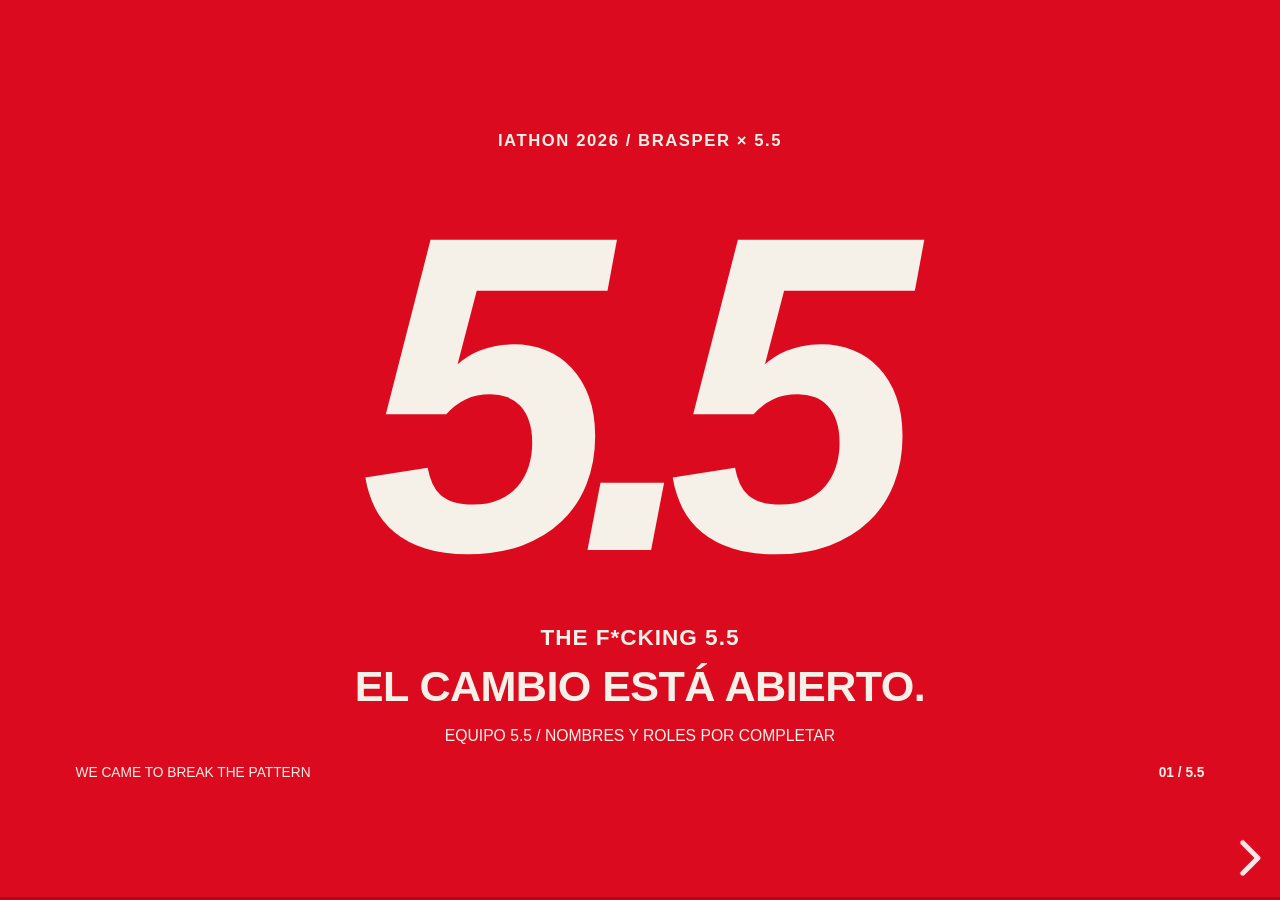
<file: presentacion-final/index.html>
<!DOCTYPE html>

<html lang="es"><head><meta charset="utf-8"/><meta content="width=device-width,initial-scale=1" name="viewport"/><title>OMNI by 5.5 · Brasper · Presentación final V1</title><link href="vendor/package/dist/reveal.css" rel="stylesheet"/><link href="pitch.css" rel="stylesheet"/></head><body><div class="reveal"><div class="slides"><section data-background-color="#DC0A1E" id="equipo"><div class="canvas"><div class="eyebrow">IATHON 2026 / BRASPER × 5.5</div><h2 class="kinetic">EL CAMBIO ESTÁ ABIERTO.</h2><div class="covermark">5.5</div><p class="hero-manifest">THE F*CKING 5.5</p><div class="team" id="team"></div><footer><span>WE CAME TO BREAK THE PATTERN</span><span>01 / 5.5</span></footer></div><aside class="notes">20 s. Presentar integrantes. Identidad del equipo 5.5 preservada. Brasper es la empresa beneficiaria. La nueva propuesta une automatización operativa y ventas omnicanal. Los nombres se completan en config.js.</aside></section><section data-background-color="#0B0B0B" id="diagnostico"><div class="canvas"><div class="eyebrow">5.5 / CONSULTORÍA QUE VA MÁS ALLÁ DEL ENCARGO</div><h2 class="kinetic">EL BRIEF PEDÍA FACTURAR.<br/>PREGUNTAMOS MÁS.</h2><div class="twocol"><div><h3>EL PROBLEMA QUE NOS TRAJERON</h3><p>Facturación y trabajo manual.<br/>Una necesidad percibida como crítica.</p></div><div><h3>LO QUE EL DIAGNÓSTICO REVELÓ</h3><p>TI ya tenía la solución encaminada.<br/>Su implementación estaba prevista<br/>y aún pendiente de completar.</p></div></div><p class="statement">Las preguntas correctas cambiaron la prioridad del proyecto.</p><footer><span>Hallazgo del diagnóstico, según el relato del equipo de consultoría.</span><span>02 / 5.5</span></footer></div><aside class="notes">25 s. Como equipo de consultoría, contrastamos el problema percibido de facturación con los planes y avances de TI. Esa área ya tenía una solución encaminada y su implementación prevista, aunque todavía no estaba completada. El diagnóstico permitió entender ese trabajo en curso y buscar una oportunidad adicional de mayor alcance en ventas y experiencia. No presentar facturación como una necesidad ya resuelta antes del proyecto ni afirmar una brecha con la dirección como hecho de esta diapositiva.</aside></section><section data-background-color="#F5F0E8" id="hallazgo"><div class="canvas light"><div class="eyebrow">DIAGNÓSTICO A FONDO / DEL ENCARGO AL NEGOCIO</div><h2 class="kinetic">EL MAYOR POTENCIAL<br/>ESTABA EN VENTAS.</h2><div class="phases"><div><b>APROVECHAR LO EXISTENTE</b><p>Partir de los avances de TI<br/>y atender el frente inicial.</p></div><div><b>CONTRASTAR EL NEGOCIO</b><p>Proceso, experiencia, chats<br/>y métricas de la empresa.</p></div><div><b>AMPLIAR LA SOLUCIÓN</b><p>Captación, continuidad<br/>y clientes que vuelven.</p></div></div><p class="statement">Respuesta rápida al encargo.<br/>Una propuesta comercial con mayor alcance.</p><footer><span>La propuesta complementa la base existente. La ampliación omnicanal se construye y valida por etapas.</span><span>03 / 5.5</span></footer></div><aside class="notes">25 s. El equipo relata que resolvió con rapidez el frente inicial, pero el valor de la consultoría estuvo en no detenerse ahí. El análisis del proceso, las capacidades existentes, las métricas y la experiencia llevó a priorizar ventas. Respetamos el trabajo de TI y proponemos conectarlo con una experiencia comercial más fuerte. El apoyo a facturación mostrado en el prototipo no acredita una emisión fiscal productiva. No presentar la transacción actual como un proceso completamente manual.</aside></section><section data-background-color="#F5F0E8" id="operacion"><div class="canvas light"><div class="eyebrow">CONTEXTO REPORTADO POR EL EQUIPO · 2 T 2026 VS 2 T 2025</div><h2 class="kinetic">BRASPER CRECE.<br/>LA EXPERIENCIA DEBE SEGUIRLE.</h2><div class="numbers"><div><b>+60%</b><span>monto enviado, aprox.</span></div><div><b>+31%</b><span>clientes nuevos, aprox.</span></div><div><b>+25%</b><span>cantidad de envíos, aprox.</span></div></div><p class="statement">La operación transaccional ya funciona.<br/>La oportunidad está en captar, acompañar y hacer volver.</p><footer><span>Fuente: speech final del equipo. Indicadores informados, pendientes de contraste con su exportación.</span><span>04 / 5.5</span></footer></div><aside class="notes">20 s. El brainstorm final cambia el foco: la transacción ya estaba prácticamente automatizada. La solución complementa lo que funciona con atención comercial, experiencia y coordinación. Los porcentajes del segundo trimestre proceden del speech adjunto, no del informe SQL ni del piloto de nuestra solución. No atribuirnos ese crecimiento.</aside></section><section data-background-color="#0B0B0B" id="retencion"><div class="canvas"><div class="eyebrow">CRECER TAMBIÉN ES CONSEGUIR QUE VUELVAN</div><h2 class="kinetic">87%</h2><p class="mega-label">RETENCIÓN REPORTADA</p><div class="strip"><p><b>90,5%</b><span>referencia anterior</span></p><p><b>−3,5 pp</b><span>diferencia reportada</span></p></div><p class="statement">Una experiencia clara ayuda a construir la próxima operación.</p><footer><span>Speech del equipo · 2 T 2026 vs 2 T 2025. Definición y base de clientes por confirmar.</span><span>05 / 5.5</span></footer></div><aside class="notes">20 s. Brasper crece en captación y envíos, mientras la retención reportada pasa de 90,5%a 87%, una caída de 3,5 puntos porcentuales. No es una caída relativa de 3,5%. No atribuirla a WhatsApp sin evidencia. Nuestra propuesta incorpora seguimiento, destinatarios guardados y retorno sencillo. Medir recurrencia por cohortes de clientes únicos.</aside></section><section data-background-color="#0B0B0B" id="oportunidad"><div class="canvas"><div class="eyebrow">PROMEDIOS DIARIOS INFORMADOS POR BRASPER</div><h2 class="kinetic">64 COTIZACIONES.<br/>UNA SEGUNDA OPORTUNIDAD.</h2><div class="numbers"><div><b>131</b><span>chats recibidos / día</span></div><div><b>67</b><span>terminan en transferencia</span></div><div class="accent"><b>64</b><span>quedan en cotización</span></div></div><p class="statement">El 51,1% termina en transferencia. El 48,9% no culmina el cambio.</p><footer><span>Fuente: WhatsApp y Facebook, p.1 · Promedios declarados, sin período ni vínculo chat-operación.</span><span>06 / 5.5</span></footer></div><aside class="notes">Dato informado: de131chats diarios,67terminan en transferencia y64quedan en cotización. No sabemos por qué no avanzan ni qué parte puede recuperarse. No equivalen a64ventas perdidas o recuperables. Primero registrar motivo y último paso, después probar acompañamiento. La recuperación aún no está implementada. Los porcentajes y proyecciones de recuperación aparecen solo como hipótesis del piloto en anexos.</aside></section><section data-background-color="#DC0A1E" id="omni"><div class="canvas"><div class="eyebrow">OMNI by 5.5 / LA PROPUESTA PARA BRASPER</div><h2 class="kinetic">EMPIEZA EN WHATSAPP.<br/>SIGUE DONDE QUIERAS.</h2><div class="channels"><p><strong>WHATSAPP</strong><span>Agente IA + humano</span></p><p><strong>WEB</strong><span>Cambio sin crear cuenta</span></p><p><strong>iOS</strong><span>Experiencia de la app</span></p><p><strong>ANDROID</strong><span>Experiencia de la app</span></p></div><p class="statement">La misma cotización, los mismos datos y el mismo estado.<br/>El cliente cambia de canal. Su operación continúa.</p><footer><span>Visión omnicanal. Esta entrega: portal web con Firebase. App y atención conversacional son módulos separados.</span><span>07 / 5.5</span></footer></div><aside class="notes">OMNI by5.5es la visión de continuidad entre WhatsApp, web y app. El corte actual de este repositorio implementa landing y portal web sobre Firebase. No afirmar que los cuatro canales están sincronizados de extremo a extremo: la sesión web es anónima y local al navegador. WhatsApp desde este portal abre atención humana; el agente conversacional y la app son módulos externos. Presentar la integración entre ellos como trabajo por consolidar. Flow nativo continúa como deseable pendiente de Meta.</aside></section><section data-background-color="#DC0A1E" id="datos"><div class="canvas"><div class="eyebrow">OMNICANALIDAD + INFORMACIÓN COMPARTIDA</div><h2 class="kinetic">LA INFORMACIÓN JUNTA<br/>VENDE MEJOR.</h2><div class="numbers"><div><b>4</b><span>canales de entrada</span></div><div><b>1</b><span>cliente con contexto</span></div><div><b>1</b><span>operación trazable</span></div></div><p class="statement">La IA entiende qué falta. El equipo ve dónde ayudar.<br/>Marketing conoce qué consultas terminan en operación.</p><footer><span>La web guarda operaciones en Firebase. Identidad compartida y continuidad entre dispositivos: por consolidar.</span><span>08 / 5.5</span></footer></div><aside class="notes">En este corte, las operaciones web se almacenan en Firebase. La sesión anónima y el resumen local permiten volver desde el mismo navegador. No existe recuperación automática entre dispositivos al borrar la sesión. Centralización de operaciones no equivale todavía a identidad omnicanal completa. El CRM y la atribución por campaña continúan como propuestas para medir crecimiento.</aside></section><section data-background-color="#0B0B0B" id="ia"><div class="canvas"><div class="eyebrow">IA COMERCIAL / INFORMACIÓN AUTORIZADA + HERRAMIENTAS</div><h2 class="kinetic">UN AGENTE QUE ACOMPAÑA<br/>LA VENTA.</h2><div class="twocol"><div><h3>ENTIENDE EL CONTEXTO</h3><p>Resuelve dudas en español y portugués.<br/>Identifica intención y datos pendientes.<br/>Orienta el siguiente paso del cambio.<br/>Deriva al humano con un resumen.</p></div><div><h3>ACTÚA DENTRO DE REGLAS</h3><p>Consulta tasas desde los servicios.<br/>El formulario web recoge los datos.<br/>El equipo confirma ingreso y envío.<br/>CRM y reactivación amplían el alcance.</p></div></div><p class="small">Más información útil para atender, priorizar y recuperar oportunidades.</p><footer><span>IA comercial: módulo externo a esta web. El portal actual usa formulario y contacto con asesor; CRM/reactivación propuestos.</span><span>09 / 5.5</span></footer></div><aside class="notes">La diapositiva explica el papel del módulo de IA dentro de la propuesta OMNI, no una UI entregada en este repositorio. El nuevo portal llama funciones de cotización, operación, comprobantes y seguimiento, y deriva a una persona por WhatsApp. assistantGenerate se menciona en la documentación del backend, pero no tiene UI en esta entrega. La IA conversacional se trabajó en otro módulo y debe demostrarse por separado. No atribuirle una integración operativa en esta web. Las reglas y el backend gobiernan cálculos y estados.</aside></section><section data-background-color="#F5F0E8" id="continuidad"><div class="canvas light"><div class="eyebrow">SIGUIENTE FASE PROPUESTA / RECUPERACIÓN POR VALIDAR</div><h2 class="kinetic">ENTENDER QUÉ FALTA.<br/>AYUDAR A CONTINUAR.</h2><div class="phases"><div><b>RETOMAR EL CAMBIO</b><p>Guardar la cotización<br/>y el último paso.</p></div><div><b>BANDEJA COMERCIAL</b><p>Ver pendientes y motivos.<br/>Asignar al asesor.</p></div><div><b>IA + HUMANO</b><p>Resumen y mensaje sugerido.<br/>El asesor revisa y envía.</p></div></div><p class="statement">Primero probar el seguimiento. Después automatizar lo que funcione.</p><footer><span>La web recuerda una cotización vigente en este navegador. Bandeja comercial, recuperación proactiva y alertas: propuestas.</span><span>10 / 5.5</span></footer></div><aside class="notes">Esta es una propuesta de siguiente fase, no una función entregada. El MVP guardaría la intención, datos mínimos y paso pendiente, con cotización recalculada si vence. Una bandeja permitiría al asesor registrar motivos y hacer seguimiento. La IA resumiría y sugeriría el mensaje; el humano lo revisaría. Registrar autorización, evitar contactos repetidos y detener el seguimiento al completar, responder o solicitar baja. Solo después evaluar automatización y alertas por mejor monto neto. Medir operaciones incrementales frente a un grupo comparable.</aside></section><section data-background-color="#DC0A1E" id="24h"><div class="canvas"><div class="eyebrow">VENTAS 24/7 · NUEVA DEMANDA FUERA DE HORARIO</div><h2 class="kinetic">TU PRÓXIMO CLIENTE<br/>NO ESPERA A MAÑANA.</h2><div class="night-row"><div class="night-big">24/7</div><div><h3>LA SOLICITUD PUEDE AVANZAR.</h3><p>Cotiza, deja sus datos y adjunta su comprobante.<br/>El equipo retoma una operación, no un chat vacío.</p></div></div><div class="strip"><p><b>+60</b><span>operaciones / mes en el ejemplo</span></p><p><b>S/900</b><span>contribución adicional con M = S/15</span></p></div><footer><span>Ejemplo: 10 intenciones nuevas/día fuera de horario ×20%×30 días. Captación 24/7, no desembolso automático.</span><span>11 / 5.5</span></footer></div><aside class="notes">30 s. La mejora económica puede superar el ahorro de personal si se convierten solicitudes que antes no avanzaban. No se conoce el horario real ni la demanda nocturna. Este ejemplo supone 10 intenciones nuevas por día,20%deconversión,30 días activos y margenS/15. Genera 60 operaciones yS/900 decontribución antes de costos incrementales. No contar aquí cotizaciones recuperadas del grupo de 64. Recepción 24/7 no implica liquidación bancaria 24/7.</aside></section><section data-background-color="#0B0B0B" id="video"><div class="canvas"><div class="eyebrow"></div><div class="video-slot"><video controls="" id="product-video" preload="none" src="video/proceso.mp4"></video><div id="video-placeholder"><b>90″</b><span>EL PRODUCTO, EN ACCIÓN.</span><button id="blank-video">Pantalla limpia</button></div></div></div><aside class="notes">90segundos reservados. Mostrar la web modular actual sobre Firebase: estimado, cotización vinculante temporal, datos, operación, instrucciones de pago, carga de prueba y seguimiento. La cuenta de pago y comprobantes están en modo de prueba según la documentación. No mostrar el dashboard Supabase anterior como UI vigente ni una transferencia bancaria real. El chat IA y las apps son módulos externos; si se graban, identificarlos. Flow no está operativo. Colocar video/proceso.mp4 para reproducirlo.</aside></section><section data-background-color="#F5F0E8" id="piloto"><div class="canvas light"><div class="eyebrow">IMPLEMENTACIÓN Y ADOPCIÓN</div><h2 class="kinetic">30 DÍAS.<br/>DECISIONES CON DATOS.</h2><div class="phases"><div><b>01 / CONECTAR</b><p>Portal web y Firebase.<br/>Integrar los módulos siguientes.</p></div><div><b>02 / PROBAR</b><p>Motivos de no avance.<br/>Seguimiento asistido por asesor.</p></div><div><b>03 / MEDIR</b><p>Conversión incremental.<br/>Costos, repetición y calidad.</p></div></div><p class="statement">Tablero con origen, conversión, tiempos y costo por operación.</p><footer><span>Meta 15 min y dotación 3+1 se validan en el piloto, con excepciones y p 90 visibles.</span><span>13 / 5.5</span></footer></div><aside class="notes">Primero validar el recorrido web sobre Firebase y los horarios de revisión. Después definir integración de identidad entre módulos, eventos de negocio y seguimiento comercial con consentimiento. Medir eventos reales por etapa, retención y conversión incremental. Los valores económicos siguen siendo hipótesis. Este repositorio no entrega una UI de staff o asistente. No reactivar el dashboard Supabase antiguo para la demostración.</aside></section><section data-background-color="#DC0A1E" id="cierre"><div class="canvas"><div class="eyebrow">BRASPER × 5.5</div><h2 class="kinetic">QUE LLEGUEN.<br/>QUE AVANCEN.<br/>QUE VUELVAN.</h2><div class="closing-stats"><span>24/7 para captar intención</span><span>64 cotizaciones/día sin transferencia</span><span>4 canales con continuidad</span></div><footer><span>Una experiencia que vende hoy y facilita la próxima operación.</span><span>14 / 5.5</span></footer></div><aside class="notes">20 s. Cerramos con la experiencia completa: atraer al cliente, ayudarlo a avanzar y darle una razón para volver. La rentabilidad se apoya en conversión y recurrencia, además de eficiencia operativa. Proponemos un piloto medido sobre la base que ya funciona.</aside></section><section data-appendix="true" data-background-color="#0B0B0B" id="crecimiento"><div class="canvas"><div class="eyebrow appendix-bar"><span class="appendix-number">ANEXO A</span><a class="appendix-section" href="#/continuidad" title="Volver a la sección del pitch relacionada">IMPACTO / RECUPERACIÓN</a></div><div class="appendix-topic">Hipótesis de piloto: recuperar el 10%</div><h2 class="kinetic">+192</h2><p class="mega-label">TRANSFERENCIAS EN 30 DÍAS DE ATENCIÓN</p><div class="strip"><p><b>6,4 / día</b><span>64 × 10% recuperado</span></p><p><b>S/2.880</b><span>contribución con M = S/15</span></p><p><b>56,0%</b><span>conversión del escenario</span></p></div><footer><span>Hipótesis, no resultado ni capacidad entregada. Supuestos:10%de64/día,30días activos yM=S/15.</span><span>15 / 5.5</span></footer></div><aside class="notes">Recuperación aún no implementada. Hipótesis para evaluar después de construir y probar el seguimiento. 30 s. Recuperar el 10% de 64 cotizaciones equivale a 6,4 chats diarios, o 192 en 30 días activos. Suponemos una transferencia adicional por cada chat recuperado. Con margen de contribución deS/15, seríanS/2.880 antes del costo incremental de recuperación. El monto de la remesa no es ingreso de Brasper. La conversión pasaría de 51,15% a 56,03%, una diferencia de 4,89 puntos. Validar el incremento atribuible con un grupo de control.</aside></section><section data-appendix="true" data-background-color="#F5F0E8" id="marketing"><div class="canvas light"><div class="eyebrow appendix-bar"><span class="appendix-number">ANEXO B</span><a class="appendix-section" href="#/oportunidad" title="Volver a la sección del pitch relacionada">IMPACTO / CAPTACIÓN Y CONVERSIÓN</a></div><div class="appendix-topic">Hipótesis de costo por chat convertido</div><h2 class="kinetic">EL MISMO TRÁFICO.<br/>MÁS OPORTUNIDADES.</h2><div class="twocol"><div><div class="midnum">≥20%</div><p>de chats llegan desde Facebook.<br/>Conectar campaña con operación completada.</p></div><div><div class="midnum">−8,7%</div><p>costo por chat convertido, si pasa<br/>de 67 a 73,4 con el mismo gasto.</p></div></div><p class="statement">Atender fuera de horario evita dejar visitas sin siguiente paso.<br/>La recurrencia aprovecha la relación que ya se construyó.</p><footer><span>Facebook: promedio informado. −8,7%: escenario de recuperación, no CAC medido ni efecto adicional sumable.</span><span>16 / 5.5</span></footer></div><aside class="notes">Recuperación aún no implementada. Hipótesis para evaluar después de construir y probar el seguimiento. 25 s. No afirmar CAC real sin gasto y clientes nuevos deduplicados. El costo por chat convertido baja 8,72%si 67 pasan a 73,4 con el mismo gasto. La conversión nocturna puede aportar más, pero debe medirse en otra cohorte. El CRM vincula fuente, intención, primera compra y repetición. No sumar el porcentaje al beneficio monetario como un retorno adicional.</aside></section><section data-appendix="true" data-background-color="#DC0A1E" id="valor"><div class="canvas"><div class="eyebrow appendix-bar"><span class="appendix-number">ANEXO C</span><a class="appendix-section" href="#/24h" title="Volver a la sección del pitch relacionada">IMPACTO / VENTAS 24/7</a></div><div class="appendix-topic">Hipótesis combinadas: recuperación y nueva demanda</div><h2 class="kinetic">S/3.780</h2><p class="mega-label">DE CONTRIBUCIÓN INCREMENTAL AL MES*</p><div class="strip"><p><b>S/2.880</b><span>recuperar cotizaciones</span></p><p><b>+ S/900</b><span>nueva demanda fuera de horario</span></p></div><p class="statement">El ahorro operativo sería un beneficio adicional.</p><footer><span>Hipótesis: recuperación aún no implementada. Antes de costos. Solo sumar operaciones incrementales distintas.</span><span>17 / 5.5</span></footer></div><aside class="notes">Recuperación aún no implementada. Hipótesis para evaluar después de construir y probar el seguimiento. 30 s. El ejemplo combina 192 operaciones recuperadas y 60 nuevas fuera de horario, siempre que no se solapen.252 porS/15=S/3.780 mes, oS/45.360 año si se mantiene. Esta contribución no es ROI ni beneficio neto. Restar tecnología, adquisición, canales y transición. El piloto valida qué parte es verdaderamente incremental. La reducción de carga se modela aparte para que la rentabilidad no dependa de recortar personal.</aside></section><section data-appendix="true" data-background-color="#F5F0E8" id="modelo"><div class="canvas light"><div class="eyebrow appendix-bar"><span class="appendix-number">ANEXO D</span><a class="appendix-section" href="#/24h" title="Volver a la sección del pitch relacionada">IMPACTO / COSTO–BENEFICIO</a></div><div class="appendix-topic">Modelo económico editable</div><h2 class="kinetic">VENDER MÁS<br/>CAMBIA LA ECUACIÓN.</h2><table><tr><th>Escenario mensual</th><th>Operaciones extra</th><th>Contribución*</th></tr><tr><td>Recuperar 10%de 64 cotizaciones/día</td><td>192</td><td>S/2.880</td></tr><tr><td>Nueva demanda fuera de horario</td><td>60</td><td>S/900</td></tr><tr><td>Ambos, sin duplicar operaciones</td><td>252</td><td><b>S/3.780</b></td></tr></table><p class="small">Retorno neto = contribución adicional + ahorro efectivo − costos.<br/><a href="modelo-economico.html" target="_blank">Modelo editable: inversión, margen, canal, tecnología y plantilla.</a></p><footer><span>*M=S/15,30 días activos. Antes de costos incrementales. Contribución de remesas no equivale a su monto enviado.</span><span>18 / 5.5</span></footer></div><aside class="notes">ROI por período: (beneficios incrementales menos todos los costos de implantación y operación)/todos esos costos. No hay ROI real calculable sin inversión, costos y margen confirmados. Comparar en el mismo plazo. La diferencia del canal 24/7 puede aumentar el retorno si su contribución supera su costo incremental y no sustituye ventas que igual iban a ocurrir.</aside></section><section data-appendix="true" data-background-color="#0B0B0B" id="sensibilidad"><div class="canvas"><div class="eyebrow appendix-bar"><span class="appendix-number">ANEXO E</span><a class="appendix-section" href="#/continuidad" title="Volver a la sección del pitch relacionada">IMPACTO / RECUPERACIÓN</a></div><div class="appendix-topic">Escenarios de recuperación de cotizaciones</div><h2 class="kinetic">PEQUEÑOS PUNTOS.<br/>IMPACTO ACUMULADO.</h2><table><tr><th>Recuperación</th><th>Extra / día</th><th>Extra / 30 días</th><th>Contribución M=S/15</th></tr><tr><td>5%</td><td>3,2</td><td>96</td><td>S/1.440</td></tr><tr><td>10%</td><td>6,4</td><td>192</td><td>S/2.880</td></tr><tr><td>20%</td><td>12,8</td><td>384</td><td>S/5.760</td></tr></table><p class="statement">La cotización guarda intención.<br/>La IA propone el siguiente paso y mide el retorno.</p><footer><span>Escenarios sobre 64 cotizaciones/día, 30 días activos. Descontar costos incrementales de recuperación.</span><span>19 / 5.5</span></footer></div><aside class="notes">Cada escenario multiplica 64 cotizaciones por la recuperación y los días activos. Si se atienden 26 días, sustituir 30 por 26. El contacto requiere autorización y una forma sencilla de dejar de recibir mensajes. Medir transferencias adicionales completadas en una ventana comparable. Descontar el costo incremental y evitar duplicar al cliente entre canales.</aside></section><section data-appendix="true" data-background-color="#F5F0E8" id="tiempos"><div class="canvas light"><div class="eyebrow appendix-bar"><span class="appendix-number">ANEXO F</span><a class="appendix-section" href="#/piloto" title="Volver a la sección del pitch relacionada">EXPERIENCIA / SEGUIMIENTO</a></div><div class="appendix-topic">Tiempos que el cliente puede entender</div><h2 class="kinetic">MENOS “¿CÓMO VA?”.<br/>MÁS CLARIDAD.</h2><div class="twocol"><div><h3>HOY VEMOS ACTUALIZACIONES</h3><p>El registro cambia cuando alguien lo edita.<br/>Ese tiempo no cuenta toda la experiencia<br/>ni equivale a la espera real del cliente.</p></div><div><h3>QUEREMOS VER CADA PASO</h3><p>Solicitud, ingreso y envío registrados.<br/>Estado visible sin volver a preguntar.<br/>Meta:15 min en casos completos.</p></div></div><p class="small">Mediremos el tiempo entre eventos reales y separaremos la espera bancaria.</p><footer><span>Meta por validar. El informe actual mide creación a última modificación, no cierre efectivo.</span><span>20 / 5.5</span></footer></div><aside class="notes">En términos técnicos, el informe presenta 39 h 41 promedio,23 h 29 mediana yp 90 de 101 h 31 sobre 3.463 completadas noeliminadas. updated_at puede cambiar después del cierre. Esos datos no prueban una espera del cliente. Evitar el términoSLAanteeljurado generalista. No comparar 39 h 41 contra 15 minparaasegurar una reducción. La meta de 15 min requiere datos completos, revisión y disponibilidad bancaria.</aside></section><section data-appendix="true" data-background-color="#0B0B0B" id="futuro"><div class="canvas"><div class="eyebrow appendix-bar"><span class="appendix-number">ANEXO G</span><a class="appendix-section" href="#/datos" title="Volver a la sección del pitch relacionada">SOLUCIÓN / IA Y OMNICANALIDAD</a></div><div class="appendix-topic">Ampliaciones sobre la base compartida</div><h2 class="kinetic">UN CLIENTE.<br/>LA PRÓXIMA MEJOR ACCIÓN.</h2><div class="ideas"><p><b>CRM CON IA</b><span>Priorizar intención, duda y paso pendiente.</span></p><p><b>REACTIVACIÓN</b><span>Cotización abandonada o mejora del monto neto.</span></p><p><b>RECURRENCIA</b><span>Repetir destinatario, recordatorio y referido.</span></p><p><b>FLOW NATIVO · DESEABLE</b><span>Formulario dentro de WhatsApp, pendiente de habilitación en Meta.</span></p></div><footer><span>Roadmap propuesto. Flow nativo pendiente de verificaciones y habilitación en Meta. Banco/fintech: fase posterior.</span><span>21 / 5.5</span></footer></div><aside class="notes">Orden propuesto: primero unificar la ficha y el estado, después medir conversión por origen y franja, luego probar recuperación autorizada con grupo de control. Añadir cuentas guardadas, resumen bilingüe para el humano, alertas por monto neto y recordatorios de recurrencia. Medir utilidad después del canal. Referidos se activan tras operación exitosa, sin prometer crecimiento gratuito. Banco y antifraude avanzado son otra fase. Flow nativo no se muestra como implementado: actualmente el bot deriva al formulario web. Su habilitación depende de completar la configuración y verificaciones pendientes de Meta; no afirmar que existe un formulario operativo dentro de WhatsApp.</aside></section><section data-appendix="true" data-background-color="#F5F0E8" id="capacidad"><div class="canvas light"><div class="eyebrow appendix-bar"><span class="appendix-number">ANEXO H</span><a class="appendix-section" href="#/hallazgo" title="Volver a la sección del pitch relacionada">IMPACTO / EFICIENCIA OPERATIVA</a></div><div class="appendix-topic">Capacidad liberada como beneficio adicional</div><h2 class="kinetic">MENOS REPETICIÓN.<br/>MÁS CAPACIDAD.</h2><div class="numbers"><div><b>6 a 3</b><span>personas en ventas</span></div><div><b>3 a 1</b><span>personas en contabilidad</span></div><div><b>15 min</b><span>meta del ciclo completo</span></div></div><p class="statement">El equipo se concentra en excepciones y clientes.<br/>Datos, registro y comprobantes siguen el mismo proceso.</p><footer><span>Base confirmada por el usuario: 6 en ventas y 3 en contabilidad. Dotación objetivo sujeta a piloto.</span><span>22 / 5.5</span></footer></div><aside class="notes">El usuario confirma seis personas en ventas y tres en contabilidad. El escenario es pasar a tres comerciales y un contable. La automatización libera tiempo de registro y emisión. Las personas pueden reasignarse para acompañar crecimiento. Eso no equivale automáticamente a ahorro en caja. La meta de quince minutos se valida en casos completos con revisión y disponibilidad bancaria.</aside></section><section data-appendix="true" data-background-color="#DC0A1E" id="ahorro"><div class="canvas"><div class="eyebrow appendix-bar"><span class="appendix-number">ANEXO I</span><a class="appendix-section" href="#/hallazgo" title="Volver a la sección del pitch relacionada">IMPACTO / EFICIENCIA OPERATIVA</a></div><div class="appendix-topic">Escenario de 5 puestos: 3 en ventas y 2 en contabilidad</div><h2 class="kinetic">S/109.200</h2><p class="mega-label">AL AÑO DE POTENCIAL SALARIAL BRUTO</p><table class="staff-cost-table"><thead><tr><th>Área</th><th>Puestos</th><th>Sueldo aprox. / mes</th><th>Subtotal / mes</th></tr></thead><tbody><tr><td>Ventas</td><td>3</td><td>S/1.700</td><td>S/5.100</td></tr><tr><td>Contabilidad</td><td>2</td><td>S/2.000</td><td>S/4.000</td></tr><tr class="staff-total"><td>Total</td><td>5</td><td></td><td>S/9.100</td></tr></tbody></table><footer><span>Sueldos estimados para el modelo. Antes de cargas, tecnología y transición. Reasignar personal no reduce caja automáticamente.</span><span>23 / 5.5</span></footer></div><aside class="notes">Anexo I. Base confirmada: seis personas en ventas y tres en contabilidad. Escenario objetivo: tres comerciales y un contable. Se liberan tres puestos de ventas y dos contables: cinco en total. Se usan sueldos estimados deS/1.700ventas yS/2.000contabilidad, no una encuesta de mercado ni nómina validada. Ventas:3×1.700=5.100mensuales. Contabilidad:2×2.000=4.000. Total:S/9.100mes yS/109.200año. No incluye cargas, tecnología, transición ni costos de reorganización. Ahorro en caja solo si el costo efectivo se reduce; reasignación significa capacidad liberada.</aside></section><section data-appendix="true" data-background-color="#0B0B0B" id="volumen"><div class="canvas"><div class="eyebrow appendix-bar"><span class="appendix-number">ANEXO J</span><a class="appendix-section" href="#/operacion" title="Volver a la sección del pitch relacionada">PROBLEMA / CONTEXTO DEL NEGOCIO</a></div><div class="appendix-topic">Volumen observado del negocio</div><h2 class="kinetic">3.723</h2><p class="mega-label">TRANSFERENCIAS REGISTRADAS</p><div class="strip"><p><b>3.601</b><span>no eliminadas</span></p><p><b>3.463</b><span>completadas, no eliminadas</span></p><p><b>1.355</b><span>septiembre completo</span></p></div><footer><span>Informe SQL, p.1–2 · Corte 14/10/2026 11:56 Lima. No mezclar con promedios diarios de chats.</span><span>24 / 5.5</span></footer></div><aside class="notes">El volumenSQLes evidencia observada del negocio. No demuestra por sí solo que el proceso sea manual, ni se puede conciliar con 67 chats diarios convertidos sin período e identificadores comunes. Septiembre 1355 incluyefilaseliminadas;1347 sineliminar.</aside></section><section data-appendix="true" data-background-color="#0B0B0B" id="fuentes"><div class="canvas"><div class="eyebrow appendix-bar"><span class="appendix-number">ANEXO K</span><a class="appendix-section" href="#/diagnostico" title="Volver a la sección del pitch relacionada">RESPALDO / DATOS DEL PITCH</a></div><div class="appendix-topic">Fuentes, supuestos y alcance</div><h2 class="kinetic">LAS FUENTES<br/>VIAJAN CON EL PITCH.</h2><div class="source-list"><p><b>Transferencias SQL</b> · Volumen observado. Las últimas modificaciones no equivalen al cierre.</p><p><b>WhatsApp y Facebook</b> · 131 chats,67 transferencias,64 cotizaciones. Promedios informados.</p><p><b>Speech final del equipo</b> · Crecimiento 2 T, retención y foco comercial. Cifras a contrastar.</p><p><b>Economía</b> · Recuperación, demanda nocturna, margen y costos son supuestos.</p><p><b>Producto actual</b> · Web modular sobre Firebase. UI interna y chat IA fuera de este portal. Comprobantes de prueba.</p></div><footer><span>Fuentes en <a href="fuentes/">fuentes/</a>. Alcance, estructura y continuidad: <a href="MARCO_PRESENTACION.md">marco de la presentación</a>.</span><span>25 / 5.5</span></footer></div><aside class="notes">La plantilla confirmada por el usuario es seis personas en ventas y tres en contabilidad. Los informes SQL y de chats describen fuentes distintas. El speech final informa crecimiento y retención que se deben contrastar. No atribuirnos ese crecimiento histórico. Los escenarios de recuperación, demanda fuera de horario y margen no son resultados medidos.</aside></section></div></div><nav id="tools"><button id="home">5.5</button><button id="appendix">Anexos</button><button id="fullscreen">Pantalla completa</button><a href="index.html?print-pdf">Imprimir PDF</a></nav><script src="vendor/package/dist/reveal.js"></script><script src="vendor/package/plugin/notes/notes.js"></script><script src="vendor/gsap.min.js"></script><script src="config.js"></script><script src="pitch.js"></script></body></html>
</file>
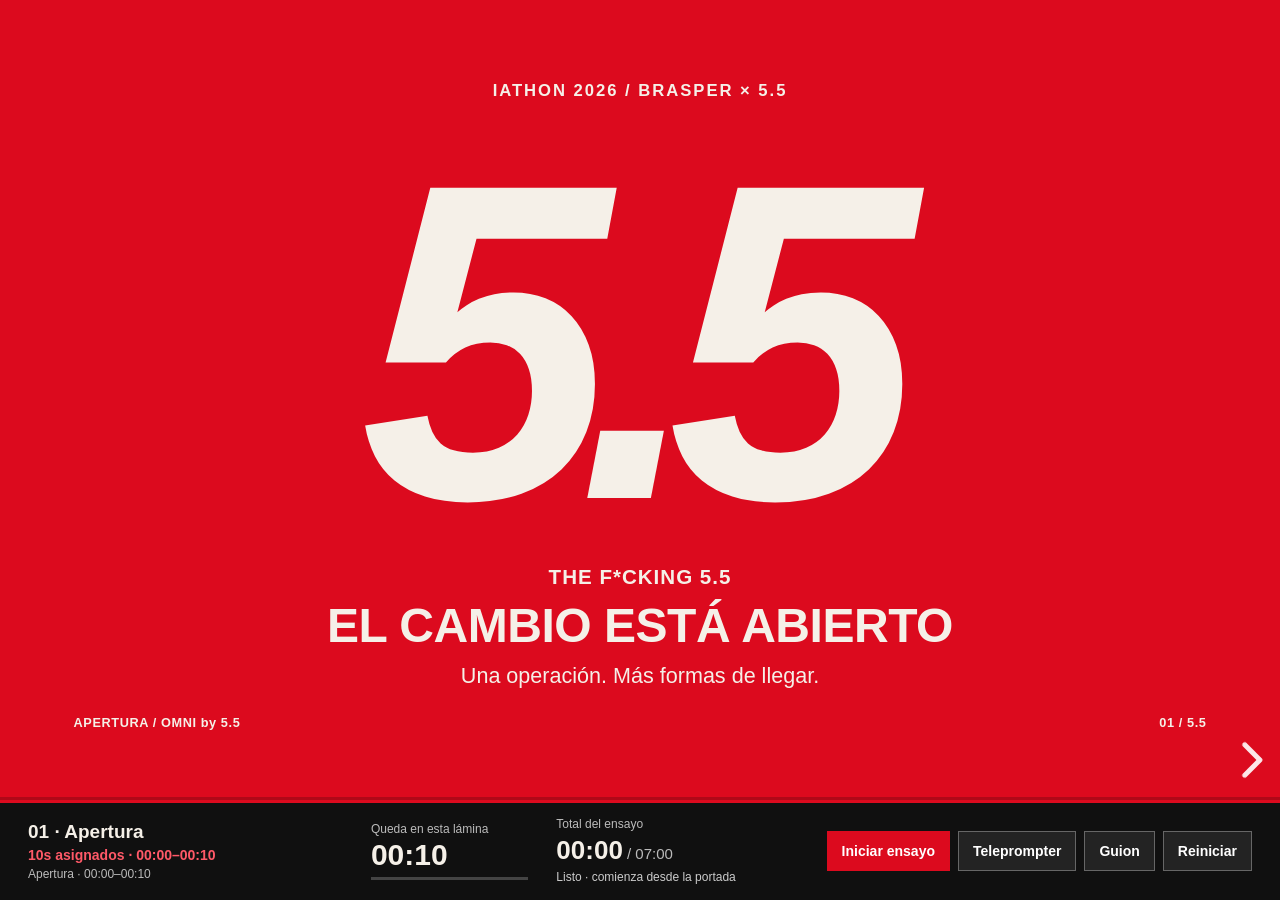
<file: presentacion-final/7-minutos-v2/index.html>
<!DOCTYPE html>

<html lang="es"><head><meta charset="utf-8"/><meta content="width=device-width,initial-scale=1" name="viewport"/><title>OMNI by 5.5 · V2 · Ensayo de 7 minutos</title><link href="../vendor/package/dist/reveal.css" rel="stylesheet"/><link href="seven.css" rel="stylesheet"/><link href="rehearsal.css" rel="stylesheet"/></head><body><div class="reveal"><div class="slides">
<section data-background-color="#DC0A1E" data-duration="10" id="equipo"><div class="canvas"><div class="eyebrow">IATHON 2026 / BRASPER × 5.5</div><div class="covermark kinetic">5.5</div><p class="hero-manifest">THE F*CKING 5.5</p><h1>EL CAMBIO ESTÁ ABIERTO</h1><p class="cover-sub">Una operación. Más formas de llegar.</p><footer><span>APERTURA / OMNI by 5.5</span><span>01 / 5.5</span></footer></div><aside class="notes">10 s. Somos 5.5. Con OMNI ayudamos a Brasper a conectar su atención comercial con cada operación de cambio entre Perú y Brasil.</aside></section><section data-background-color="#F5F0E8" data-duration="15" id="personas"><div class="canvas light"><div class="eyebrow">EQUIPO</div><h2 class="kinetic">CUATRO PERSONAS<br/>UN MISMO RETO</h2><div class="people"><article><figure class="portrait portrait-david"><img alt="Foto de David" decoding="sync" src="../7-minutos/assets/equipo/david.jpeg"/></figure><b>DAVID</b><span>WhatsApp</span><p>Agente conversacional</p></article><article><figure class="portrait portrait-binni"><img alt="Foto de Binni" decoding="sync" src="../7-minutos/assets/equipo/binni.jpeg"/></figure><b>BINNI</b><span>App móvil</span><p>Asistente y backend</p></article><article><figure class="portrait portrait-jordy"><img alt="Foto de Jordy" decoding="sync" src="../7-minutos/assets/equipo/jordy.jpeg"/></figure><b>JORDY</b><span>Web</span><p>Formulario y portal</p></article><article><figure class="portrait portrait-melani"><img alt="Foto de Melani" decoding="sync" src="../7-minutos/assets/equipo/melani.jpeg"/></figure><b>MELANI</b><span>Backoffice</span><p>Revisión de operaciones</p></article></div><p class="lead bottom-note">Cuatro módulos. Un mismo recorrido para el cliente.</p><img alt="BrasPer Transferencias" class="client-logo" src="../7-minutos/assets/brasper.jpg"/><footer><span>EQUIPO / OMNI by 5.5</span><span>02 / 5.5</span></footer></div><aside class="notes">15 s. David desarrolló WhatsApp; Binni, la app y el backend; Jordy, la web; y Melani, el backoffice. Trabajamos por módulos, sobre un mismo recorrido: que el cliente avance y el equipo pueda acompañarlo.</aside></section><section data-background-color="#0B0B0B" data-duration="30" id="diagnostico"><div class="canvas"><div class="eyebrow">01 / PROBLEMÁTICA</div><h2 class="kinetic">EL BRIEF PEDÍA FACTURAR<br/>EL NEGOCIO PEDÍA VENDER</h2><div class="columns"><div><h3>EL ENCARGO</h3><p>Facturación y trabajo manual.</p><p>TI ya tenía su solución encaminada.</p></div><div><h3>EL HALLAZGO</h3><p>La mayor oportunidad estaba en ventas y en la experiencia del cliente.</p></div></div><p class="lead">Fuimos al proceso, a los chats y a los datos.</p><footer><span>01 / PROBLEMÁTICA / OMNI by 5.5</span><span>03 / 5.5</span></footer></div><aside class="notes">30 s. El pedido inicial era automatizar facturación. Nuestra experiencia en consultoría nos llevó a preguntar por todo el proceso: cómo llega el cliente, dónde espera y qué información vuelve a digitarse. TI ya tenía encaminada una solución para facturación. Al revisar chats y datos encontramos una oportunidad de mayor alcance: potenciar ventas y mejorar la experiencia desde la primera consulta.</aside></section><section data-background-color="#F5F0E8" data-duration="30" id="oportunidad"><div class="canvas light"><div class="eyebrow">01 / PROBLEMÁTICA</div><h2 class="kinetic">64 COTIZACIONES<br/>QUE TODAVÍA NO AVANZAN</h2><div class="metrics"><div><b>131</b><span>chats recibidos / día</span></div><div><b>67</b><span>terminan en transferencia</span></div><div class="red"><b>64</b><span>quedan en cotización</span></div></div><p class="lead">Entender qué les faltó. Dar seguimiento con el equipo.</p><p class="fine">Promedios informados. Seguimiento a consultas con datos disponibles y autorización. No todas son ventas recuperables.</p><footer><span>01 / PROBLEMÁTICA / OMNI by 5.5</span><span>04 / 5.5</span></footer></div><aside class="notes">30 s. Brasper recibe, en promedio, ciento treinta y un chats al día. Sesenta y siete terminan en transferencia y sesenta y cuatro se quedan en cotización. La conversión ronda el cincuenta y uno por ciento. Con datos disponibles y autorización, el equipo puede investigar qué los desmotivó, retomar el contacto y sugerir una alternativa. La oportunidad es aprender y acompañar, no dar por perdida cada consulta.</aside></section><section data-background-color="#DC0A1E" data-duration="25" id="omni"><div class="canvas"><div class="eyebrow">02 / SOLUCIÓN PROPUESTA</div><h2 class="kinetic">CUATRO FORMAS DE LLEGAR<br/>UN REGISTRO OPERATIVO</h2><div class="channel-strip"><article><b>WHATSAPP</b><p>Conversación con IA</p></article><article><b>WEB</b><p>Formulario y seguimiento</p></article><article><b>APP iOS</b><p>Experiencia para iPhone</p></article><article><b>APP ANDROID</b><p>Experiencia para Android</p></article></div><div class="one-record"><strong>1</strong><p>registro operativo como punto de encuentro<br/><b>Firebase + revisión en backoffice</b></p></div><p class="fine">Cuatro puntos de acceso propuestos. iOS y Android comparten el módulo móvil. Integración de identidad por validar; sin afirmar publicación en tiendas.</p><footer><span>02 / SOLUCIÓN PROPUESTA / OMNI by 5.5</span><span>05 / 5.5</span></footer></div><aside class="notes">25 s. OMNI by 5.5 propone cuatro puntos de acceso: WhatsApp, web, app para iOS y app para Android. Cada cliente elige su pantalla y la operación sigue un proceso común sobre Firebase con revisión interna. Las dos apps comparten el módulo móvil; no duplican el backend. La integración de identidad y la publicación en tiendas deben validarse.</aside></section><section data-background-color="#0B0B0B" data-duration="30" id="whatsapp"><div class="canvas"><div class="eyebrow">02 / SOLUCIÓN PROPUESTA</div><div class="phone-layout"><div class="copy"><h2 class="kinetic">ESCRIBE COMO HABLAS<br/>LA IA TE ORIENTA</h2><p class="lead">Entiende la intención y presenta una cotización.</p><div class="rules"><p><b>LA IA</b><span>Conversación y orientación.</span></p><p><b>LAS REGLAS</b><span>Importes, datos y estados.</span></p><p><b>EL EQUIPO</b><span>Revisión del ingreso y excepciones.</span></p></div></div><figure class="phone"><img alt="Captura aportada: agente de Brasper en WhatsApp cotizando un envío BRL a PEN" src="../7-minutos/assets/whatsapp.jpg"/></figure></div><p class="fine">Captura del módulo conversacional del equipo. Derivación a un asesor con contexto: siguiente iteración.</p><footer><span>02 / SOLUCIÓN PROPUESTA / OMNI by 5.5</span><span>06 / 5.5</span></footer></div><aside class="notes">30 s. En WhatsApp, el cliente escribe como habla: quiero enviar quinientos reales a Perú. El agente interpreta la intención y presenta los siguientes pasos. La IA orienta la conversación; las reglas controlan importes y estados. El equipo sigue validando el ingreso. En la siguiente iteración, el cliente también podrá pedir un asesor y transferirle el contexto del caso.</aside></section><section data-background-color="#DC0A1E" data-duration="25" id="web"><div class="canvas"><div class="eyebrow">02 / SOLUCIÓN PROPUESTA</div><h2 class="kinetic">EL CLIENTE AVANZA<br/>DESDE SU PANTALLA</h2><div class="web-pair"><figure class="browser-shot"><img alt="Captura aportada de la web de Brasper y su cotizador" src="../7-minutos/assets/web-inicio.jpg"/></figure><figure class="mobile-web"><img alt="Portal móvil actual: operación BR-0029 en revisión y su seguimiento" src="../7-minutos/assets/web-seguimiento-movil.jpg"/></figure><div class="web-steps"><p><b>01</b> Cotiza y registra el destino.</p><p><b>02</b> Adjunta su comprobante.</p><p><b>03</b> Consulta el estado.</p></div></div><footer><span>02 / SOLUCIÓN PROPUESTA / OMNI by 5.5</span><span>07 / 5.5</span></footer></div><aside class="notes">25 s. La web abre otro camino para el cliente. Cotiza, registra al destinatario, adjunta el comprobante y consulta el estado desde su pantalla. La solicitud puede entrar fuera de horario. El cliente distingue un pago en revisión de un envío registrado, y la asesora recibe información ordenada en lugar de volver a copiar toda la conversación.</aside></section><section data-background-color="#F5F0E8" data-duration="20" id="backoffice"><div class="canvas light"><div class="eyebrow">02 / SOLUCIÓN PROPUESTA</div><h2 class="kinetic">MENOS DIGITACIÓN<br/>MÁS CONTROL DEL CASO</h2><figure class="backoffice-crop"><img alt="Detalle de la captura aportada: operaciones de WhatsApp y web aprobadas en backoffice" src="../7-minutos/assets/backoffice.jpg"/></figure><div class="stages"><span>Registrada</span><span>En revisión</span><span>Aprobada</span><span>Envío registrado</span></div><p class="fine">Captura del módulo interno aportada por el equipo. Los estados no acreditan ejecución bancaria automática.</p><footer><span>02 / SOLUCIÓN PROPUESTA / OMNI by 5.5</span><span>08 / 5.5</span></footer></div><aside class="notes">20 s. El backoffice conserva la decisión humana. Reúne operaciones para revisar el ingreso y resolver excepciones. Buscamos reducir digitación repetida y ganar control del caso. Registrar un estado no equivale a ejecutar automáticamente un pago bancario.</aside></section><section data-background-color="#F5F0E8" data-duration="35" id="kpis"><div class="canvas light"><div class="eyebrow">03 / IMPACTO · MÉTRICAS Y KPIs</div><h2 class="kinetic">CADA ETAPA<br/>TIENE QUE DEJAR UN NÚMERO</h2><table class="kpi-table"><thead><tr><th>KPI</th><th>Punto de partida</th><th>Qué mediremos en el piloto</th></tr></thead><tbody><tr><td>Conversión</td><td>51,1% de chats</td><td>Transferencias / chats comparables</td></tr><tr><td>Tiempo por operación</td><td>Sin medición de cierre</td><td>Registro, validación y envío</td></tr><tr><td>Errores y retrabajo</td><td>Línea base pendiente</td><td>Correcciones / operaciones</td></tr><tr><td>Productividad</td><td>Plantilla: 6 ventas + 3 contabilidad</td><td>Operaciones / hora de equipo</td></tr></tbody></table><p class="fine">Base de conversión informada por Brasper. Ahorro de tiempo y reducción de errores: resultados a medir, no porcentajes ya obtenidos.</p><footer><span>03 / IMPACTO · MÉTRICAS Y KPIs / OMNI by 5.5</span><span>09 / 5.5</span></footer></div><aside class="notes">35 s. El impacto se tiene que medir. Primero, conversión de chats a transferencias. Segundo, tiempo por etapa: registro, validación y envío. Tercero, errores y retrabajo por operación. Y cuarto, operaciones por hora del equipo. Ya tenemos una referencia de conversión. Para tiempos y errores necesitamos la línea base del piloto. Eso permitirá demostrar la mejora sin confundir la última actualización de un registro con el tiempo real de una venta.</aside></section><section data-background-color="#DC0A1E" data-duration="25" id="24h"><div class="canvas"><div class="eyebrow">03 / IMPACTO · GANANCIA PROYECTADA</div><h2 class="kinetic">TU PRÓXIMO CLIENTE<br/>NO ESPERA A MAÑANA</h2><div class="night"><strong>24/7</strong><p>para recibir intención de compra.<br/>Más canales y una experiencia que da claridad.</p></div><div class="metrics small-metrics"><div><b>4</b><span>puntos de acceso: WhatsApp, web, iOS y Android</span></div><div><b>64 / día</b><span>cotizaciones para investigar y acompañar</span></div></div><p class="fine">Potencial por medir: nueva demanda, conversión y seguimiento. Registrar motivos y contactos autorizados; revisión humana con horario.</p><footer><span>03 / IMPACTO · GANANCIA PROYECTADA / OMNI by 5.5</span><span>10 / 5.5</span></footer></div><aside class="notes">25 s. El potencial de crecimiento viene de varias fuentes: recibir intención de compra a cualquier hora, abrir cuatro puntos de acceso y dar una experiencia más clara. Además, el tiempo liberado permite al equipo seguir las cotizaciones pendientes. Queremos entender por qué alguien no compró y probar campañas o cupones que dejen margen. Ese crecimiento se medirá en el piloto.</aside></section><section data-background-color="#0B0B0B" data-duration="25" id="economia"><div class="canvas"><div class="eyebrow">03 / IMPACTO · CAPACIDAD OPERATIVA</div><h2 class="kinetic">S/109.200</h2><p class="big-label">AL AÑO DE AHORRO OPERATIVO POTENCIAL</p><div class="salary"><div><b>6 a 3</b><span>ventas · dedicación operativa equivalente</span></div><div><b>3 a 1</b><span>contabilidad · dedicación operativa equivalente</span></div><div><b>S/9.100</b><span>valor mensual del tiempo y capacidad liberados</span></div></div><p class="lead">Más capacidad para captar, capacitar y hacer seguimiento.</p><p class="fine">Equivalente salarial bruto del escenario, no ahorro de caja ejecutado. Reasignar tiempo a otras tareas. Antes de tecnología, cargas y transición.</p><footer><span>03 / IMPACTO · CAPACIDAD OPERATIVA / OMNI by 5.5</span><span>11 / 5.5</span></footer></div><aside class="notes">25 s. Bien implementada, la automatización puede liberar tiempo equivalente a ciento nueve mil doscientos soles al año, bajo el escenario salarial. El equipo puede capacitarse y dedicar esa capacidad a captar clientes, acompañar consultas y mejorar la conversión. El ahorro es de trabajo operativo y capacidad disponible; no estamos planteando despidos ni afirmando que ese importe ya quedó libre en caja.</aside></section><section data-background-color="#0B0B0B" data-duration="35" id="costobeneficio"><div class="canvas"><div class="eyebrow">03 / IMPACTO · COSTO-BENEFICIO</div><h2 class="kinetic">CUÁNTO CUESTA<br/>Y QUÉ PODRÍA DEVOLVER</h2><div class="cost-grid"><article><span>PUESTA EN MARCHA</span><b>Incluida</b><p>Desarrollo e integración como aporte del equipo al concurso.</p></article><article><span>OPERACIÓN / OBJETIVO</span><b>≈S/1.400</b><p>Con Meta. <a class="detail-link" href="#/anexo-optimizacion">Datos agrupados · propuesta</a></p></article><article><span>CONTRIBUCIÓN / ESCENARIO</span><b><a class="scenario-link" href="#/anexo-modelo" title="Ver cálculo y supuestos en el anexo A">+S/3.780</a></b><p>Hipótesis antes de costos.<br/><a class="detail-link" href="#/anexo-a2">Ver escenarios 5%, 10% y 20%</a></p></article></div><div class="net-example"><b>94 operaciones</b><p>nuevas al mes cubrirían S/1.400 de tecnología<br/>si cada una deja S/15 de margen.</p></div><p class="fine">Objetivo por implementar: 2 mensajes + soporte en 10% de casos. Escenario S/3.780 − S/1.400 = S/2.380 antes de otros costos. Sin optimizar: S/3.500.</p><footer><span>03 / IMPACTO · COSTO-BENEFICIO / OMNI by 5.5</span><span>12 / 5.5</span></footer></div><aside class="notes">35 s. La puesta en marcha está incluida. Proponemos optimizar WhatsApp agrupando los datos en un formulario: un mensaje de entrada y una confirmación, con apoyo adicional en algunos casos. Aún no está implementado. Con tarifas conservadoras de Meta y reserva, el objetivo baja de tres mil quinientos a mil cuatrocientos soles mensuales. El escenario comercial dejaría dos mil trescientos ochenta antes de otros costos. Noventa y cuatro operaciones nuevas cubrirían esa tecnología. Validaremos costo y experiencia juntos.</aside></section><section data-background-color="#0B0B0B" data-duration="65" id="video"><div class="canvas"><div class="eyebrow">04 / DEMO</div><div class="film"><video controls="" id="product-video" muted="" playsinline="" poster="../7-minutos/assets/video-poster.jpg" preload="metadata"><source src="../7-minutos/video/proceso.mp4" type="video/mp4"/></video></div><div class="film-caption"><b>65″</b><p>Canales, registro y revisión interna.<br/><span>Recorrido técnico aportado por el equipo.</span></p><button id="play-video">Reproducir</button></div><footer><span>04 / DEMO / OMNI by 5.5</span><span>13 / 5.5</span></footer></div><aside class="notes">65 s de video, sin voz original. Reproducir manualmente con el botón o la barra espaciadora. Es el video de 64,5 s recuperado del PDF aportado, con datos de presentación y composiciones de arquitectura. No presentarlo como prueba bancaria, fiscal ni certificación de identidad entre canales. Incluye una fila de prueba en USD que no amplía el alcance PEN/BRL de la web. En PDF se conserva un fotograma, sin video incrustado. Si se explica por encima, respetar el tiempo total.</aside></section><section data-background-color="#F5F0E8" data-duration="30" id="siguiente"><div class="canvas light"><div class="eyebrow">PRÓXIMOS PASOS</div><h2 class="kinetic">EL SIGUIENTE PASO<br/>ES VENDER CON MÁS CONTEXTO</h2><div class="future-grid"><article><b>01 / ATENCIÓN HÍBRIDA</b><p>Pasar de la IA a un asesor con contexto.</p><span>Resolver excepciones sin repetir el caso.</span></article><article><b>02 / SEGUIMIENTO + IA</b><p>Entender por qué no compraron y volver a acompañarlos.</p><span>Probar campañas y cupones, midiendo margen.</span></article><article><b>03 / INTEGRACIÓN BANCARIA</b><p>Evaluar un banco o fintech para conciliar y pagar.</p><span>Automatización sujeta a controles.</span></article></div><p class="lead">Primero medir el piloto. Después ampliar lo que funcione.</p><p class="fine">Próxima iteración: formularios y mensajes agrupados para optimizar costo. Flow nativo sujeto a Meta. Identidad y módulos por validar.</p><footer><span>PRÓXIMOS PASOS / OMNI by 5.5</span><span>14 / 5.5</span></footer></div><aside class="notes">30 s. La próxima fase combina personas e inteligencia artificial. Primero, pasar del bot a un asesor con contexto. Después, usar información centralizada para registrar motivos, priorizar consultas y hacer seguimiento. El equipo puede probar campañas y cupones, comparando ventas y margen. Un CRM con IA ayudará a escalar ese trabajo. Más adelante, evaluar un banco o fintech para ampliar la automatización con controles. Cada paso se valida antes de expandirse.</aside></section><section data-background-color="#DC0A1E" data-duration="10" id="cierre"><div class="canvas"><div class="eyebrow">CIERRE</div><h2 class="closing kinetic">QUE LLEGUEN<br/>QUE AVANCEN<br/>QUE VUELVAN</h2><p class="close-sub">OMNI <span>by 5.5</span></p><p class="close-bottom">WhatsApp + web + iOS + Android. Un proceso que se puede medir.</p><footer><span>CIERRE / OMNI by 5.5</span><span>15 / 5.5</span></footer></div><aside class="notes">10 s. OMNI by 5.5: que lleguen, que avancen y que vuelvan. Una experiencia que acompaña el crecimiento de Brasper. El cambio está abierto.</aside></section><section data-background-color="#F5F0E8" data-duration="10" id="gracias"><div class="canvas light"><div class="eyebrow">AGRADECIMIENTOS</div><h2 class="kinetic">GRACIAS</h2><div class="organizers"><span>ORGANIZAN</span><img alt="She Leads Data" src="../7-minutos/assets/logos/she-leads-data.png"/><img alt="Ingenia Lab" src="../7-minutos/assets/logos/ingenia-lab.png"/></div><div class="partners"><div class="logo-label">SPONSORS Y ALIADOS</div><div class="logo-grid"><img alt="DIIC Institute" src="../7-minutos/assets/logos/diic-institute.png"/><img alt="Make" src="../7-minutos/assets/logos/make.png"/><img alt="Impact Startup Competition" src="../7-minutos/assets/logos/impact-startup.png"/><img alt="Warmi Ventures" src="../7-minutos/assets/logos/warmi-ventures.png"/><img alt="Replit" src="../7-minutos/assets/logos/replit.png"/><img alt="Cámara de Comercio de Lima" src="../7-minutos/assets/logos/ccl.png"/><img alt="Scale" src="../7-minutos/assets/logos/scale.png"/><img alt="CTC" src="../7-minutos/assets/logos/ctc.png"/><img alt="Aliado del evento" src="../7-minutos/assets/logos/aliado-r.png"/><img alt="STEM Lab" src="../7-minutos/assets/logos/stem-lab.png"/><img alt="Google Cloud" src="../7-minutos/assets/logos/google-cloud.png"/><img alt="Xertica" src="../7-minutos/assets/logos/xertica.png"/><img alt="Bluetab" src="../7-minutos/assets/logos/bluetab.png"/></div></div><footer><span>AGRADECIMIENTOS / OMNI by 5.5</span><span>16 / 5.5</span></footer></div><aside class="notes">10 s. Gracias. Somos 5.5. Quedamos atentos a sus preguntas.</aside></section><section data-appendix="true" data-background-color="#F5F0E8" data-duration="0" id="anexo-modelo"><div class="canvas light"><div class="eyebrow">ANEXO A / IMPACTO COMERCIAL</div><h2>ASÍ SE FORMA<br/>EL ESCENARIO DE S/3.780</h2><div class="metrics"><div><b>192</b><span>por seguimiento hipotético al 10%</span></div><div><b>60</b><span>nuevas nocturnas, distintas</span></div><div><b>S/3.780</b><span>252 operaciones × S/15 de margen</span></div></div><p class="lead">El costo de Meta también cambia la ecuación.</p><p class="fine">192 = 64 × 10% × 30. 60 = 10 × 20% × 30. Hipótesis sin solapamientos. Restar tecnología, cupones y campañas. No son ventas observadas.</p><a class="return" href="#/costobeneficio">Volver al impacto</a><a class="next-annex" href="#/anexo-a2">Comparar 5%, 10% y 20% · Anexo A.2</a><footer><span>ANEXOS / OMNI by 5.5</span><span>17 / 5.5</span></footer></div><aside class="notes">Anexo fuera de tiempo. Recuperación aún por implementar. 192*15=2880. Con 60 operaciones nocturnas distintas, serían 252 y S/3780 antes de costos, solo si no se solapan. No tratar como ROI ni sumar salarios brutos como caja disponible.</aside></section><section data-appendix="true" data-background-color="#F5F0E8" data-duration="0" id="anexo-a2"><div class="canvas light"><div class="eyebrow">ANEXO A.2 / SENSIBILIDAD DEL CRECIMIENTO</div><h2>EL RETORNO CAMBIA<br/>CON LA CONVERSIÓN Y EL COSTO</h2><table class="scenario-table"><thead><tr><th>Recuperación</th><th>Seguimiento</th><th>Total + 60 nocturnas</th><th>Contribución</th><th>Tras S/300 WAHA</th><th>Tras S/1.400 optimizado</th></tr></thead><tbody><tr><td>5%</td><td>96</td><td>156</td><td>S/2.340</td><td>S/2.040</td><td>S/940</td></tr><tr class="scenario-central"><td>10%</td><td>192</td><td>252</td><td>S/3.780</td><td>S/3.480</td><td>S/2.380</td></tr><tr><td>20%</td><td>384</td><td>444</td><td>S/6.660</td><td>S/6.360</td><td>S/5.260</td></tr></tbody></table><p class="scenario-summary">Con optimización propuesta, el caso central deja S/2.380 antes de otros costos.</p><a class="return" href="#/anexo-modelo">Volver al cálculo del anexo A</a><a class="next-annex" href="#/costobeneficio">Volver al impacto</a><p class="fine">Hipótesis: 30 días, margen S/15, ventas distintas. Optimización de mensajes pendiente. Saldos antes de campañas, cupones y costos no incluidos.</p><footer><span>ANEXOS / OMNI by 5.5</span><span>18 / 5.5</span></footer></div><aside class="notes">El presupuesto de S/1.400 usa la propuesta de formulario/Flow y dos mensajes más soporte en 10% de los casos; no está implementado. Mantener S/3.500 como referencia sin optimizar. WAHA es alternativa, no costo adicional.</aside></section><section data-appendix="true" data-background-color="#0B0B0B" data-duration="0" id="anexo-alcance"><div class="canvas"><div class="eyebrow">ANEXO B / ALCANCE</div><h2>EL REGISTRO PERMITE MEDIR<br/>LA INTEGRACIÓN SE VALIDA</h2><div class="columns"><div><h3>ENTREGA WEB REVISADA</h3><p>Cotización y registro sobre Firebase.<br/>Adjunto y seguimiento por estado.</p><p>Sesión anónima en el navegador.</p></div><div><h3>AMPLIACIONES</h3><p>Identidad compartida y CRM.<br/>Flow nativo y recuperación.<br/>Pago bancario automático.</p></div></div><p class="fine">El video ilustra el conjunto modular con datos de presentación. No certifica emisión fiscal, liquidación bancaria ni continuidad entre dispositivos.</p><a class="return" href="#/siguiente">Volver al piloto</a><footer><span>ANEXOS / OMNI by 5.5</span><span>19 / 5.5</span></footer></div><aside class="notes">Anexo fuera de tiempo. Web revisada en f9ae0aa. No reactivar dashboard Supabase para representar el módulo interno de Firebase. La captura de backoffice y WhatsApp procede del material del equipo, no de una prueba externa realizada para esta entrega.</aside></section><section data-appendix="true" data-background-color="#F5F0E8" data-duration="0" id="anexo-fuentes"><div class="canvas light"><div class="eyebrow">ANEXO C / FUENTES</div><h2>DATOS, CAPTURAS<br/>Y SUPUESTOS A LA VISTA</h2><div class="source-list"><p><b>WhatsApp y Facebook</b><span>131 chats, 67 transferencias, 64 cotizaciones por día. Promedios informados.</span></p><p><b>Transferencias SQL</b><span>3.723 registros en el período observado. Última modificación no equivale al cierre.</span></p><p><b>Material del equipo</b><span>Capturas, video, nombres y logos del PDF aportado.</span></p><p><b>Modelo económico</b><span>Plantilla 6 + 3. Sueldos y demanda fuera de horario son supuestos.</span></p></div><a class="return" href="#/diagnostico">Volver al diagnóstico</a><footer><span>ANEXOS / OMNI by 5.5</span><span>20 / 5.5</span></footer></div><aside class="notes">Anexo fuera de tiempo. Fuentes en ../fuentes/. El PDF de referencia contiene otra dotación y comparaciones de tiempos y costos que no se usan como hechos en esta versión. La mediana de última actualización no se presenta como duración de venta. No se reproduce la proyección 2027 como expectativa oficial.</aside></section><section data-appendix="true" data-background-color="#F5F0E8" data-duration="0" id="anexo-futuro"><div class="canvas light"><div class="eyebrow">ANEXO D / PRÓXIMOS PASOS</div><h2>QUÉ MÁS PODEMOS HACER<br/>Y PARA QUÉ</h2><table class="future-table"><thead><tr><th>Ampliación</th><th>Valor esperado</th><th>Condición</th></tr></thead><tbody><tr><td>Bot + asesor humano</td><td>Continuar casos complejos con contexto</td><td>Bandeja, responsables y tiempos de atención</td></tr><tr><td>CRM + seguimiento con IA</td><td>Entender y probar recuperación</td><td>Motivos, consentimiento y medición</td></tr><tr><td>Alertas de cotización</td><td>Acompañar intención de compra</td><td>Reglas, vigencia y autorización</td></tr><tr><td>Flow nativo</td><td>Recoger datos dentro de WhatsApp</td><td>Habilitación de Meta y endpoint</td></tr><tr><td>Banco o fintech</td><td>Conciliar y ampliar automatización</td><td>API, contrato y controles</td></tr></tbody></table><a class="return" href="#/siguiente">Volver a próximos pasos</a><footer><span>ANEXOS / OMNI by 5.5</span><span>21 / 5.5</span></footer></div><aside class="notes">Anexo fuera del tiempo de exposición. Los próximos pasos se priorizan con el negocio y no equivalen a funcionalidades implementadas. La atención híbrida mantiene los mismos tres canales: el humano es una modalidad de atención, no un cuarto canal.</aside></section><section data-appendix="true" data-background-color="#F5F0E8" data-duration="0" id="anexo-costos"><div class="canvas light"><div class="eyebrow">ANEXO E / COSTOS TECNOLÓGICOS</div><h2>META OPTIMIZADO<br/>MENOS MENSAJES POR OPERACIÓN</h2><table class="cost-detail"><thead><tr><th>Recurso</th><th>USD / mes</th><th>PEN / mes</th></tr></thead><tbody><tr><td>Infraestructura, web e IA</td><td>64,08</td><td>243,50</td></tr><tr><td>Meta · 3.800 servicios × US$0,03</td><td>114,00</td><td>433,20</td></tr><tr><td>Meta · 4.000 confirmaciones × US$0,03</td><td>120,00</td><td>456,00</td></tr><tr><td>Total con 20% de reserva</td><td>357,70</td><td>1.359,24</td></tr></tbody></table><p class="cost-summary">Objetivo: <b>S/1.400/mes</b>. Referencia sin optimizar: S/3.500.</p><a class="return" href="#/costobeneficio">Volver al costo-beneficio</a><p class="fine">Propuesta: 4.000 chats; 1 apertura + 1 confirmación; 10% con 2 apoyos. Tarifa Perú. Confirmaciones se cuentan pagadas por prudencia. No implementado.</p><footer><span>ANEXOS / OMNI by 5.5</span><span>22 / 5.5</span></footer></div><aside class="notes">Fuentes oficiales y supuestos detallados en COSTOS_TECNOLOGICOS.md. La base usa WAHA en VPS, no Cloud API oficial. No incluye honorarios, impuestos ni pagos bancarios. Los S/300 del primer mes no se duplican como costo de instalación.</aside></section><section data-appendix="true" data-background-color="#DC0A1E" data-duration="0" id="anexo-optimizacion"><div class="canvas"><div class="eyebrow">ANEXO F / OPTIMIZACIÓN PROPUESTA</div><h2>LOS DATOS EN EL FORMULARIO<br/>EL CHAT PARA ACOMPAÑAR</h2><div class="optimization-steps"><article><b>01 / UN SOLO MENSAJE</b><p>Cotización y botón al formulario web o Flow.</p></article><article><b>02 / DATOS AGRUPADOS</b><p>Identidad, destino y comprobante en el formulario.</p></article><article><b>03 / UNA CONFIRMACIÓN</b><p>Resultado y comprobante juntos. Ayuda si se necesita.</p></article></div><div class="optimization-stats"><div><b>6 a 2,2</b><span>mensajes medios por chat, supuesto</span></div><div><b>≈60%</b><span>menos presupuesto: S/3.500 a S/1.400</span></div></div><a class="return" href="#/costobeneficio">Volver al costo-beneficio</a><p class="fine">Objetivo aún no implementado. Incluye soporte: 10% × 2 mensajes adicionales. Flow sujeto a Meta; plantilla no implica gratuidad. Preguntas y seguimientos extra elevan costo.</p><footer><span>ANEXOS / OMNI by 5.5</span><span>23 / 5.5</span></footer></div><aside class="notes">Diseño propuesto: un CTA de apertura, captura y validación en formulario con backend, y una confirmación final combinada. No enviar una respuesta de WhatsApp por cada campo. Reservar dos apoyos en 10% de casos. Servicio inicial y ayuda dentro de ventana; si la confirmación llega fuera de ventana, plantilla de utilidad aprobada. No tratar cupones ni campañas como utilidad. Validar entrega, carga de adjuntos, accesibilidad, finalización y necesidad real de ayuda.</aside></section><section data-appendix="true" data-background-color="#0B0B0B" data-duration="0" id="anexo-ia-responsable"><div class="canvas"><div class="eyebrow">ANEXO G / IA RESPONSABLE</div><h2>IA IDENTIFICADA<br/>OPERACIÓN CON REGLAS</h2><p class="ia-disclosure"><b>AVISO PROPUESTO AL INICIAR</b><br/>«Soy el asistente virtual de Brasper y utilizo IA para orientarte. El equipo valida tu operación».</p><div class="ia-controls"><article><h3>CONVERSACIÓN CON IA</h3><p>Comprende preguntas y orienta.<br/>Se informa al usuario cuando se utiliza.</p></article><article><h3>PROCESO DETERMINISTA</h3><p>Importes, validaciones y estados siguen reglas del sistema.</p></article><article><h3>CONTROL HUMANO</h3><p>El equipo verifica el ingreso.<br/>La IA no autoriza pagos.</p></article></div><p class="fine">Diseño alineado con transparencia y privacidad: Ley 31814 y D.S. 115-2025-PCM, arts. 25, 26 y 31.2. Aviso explícito de IA por incorporar y validar en cada canal; no acredita cumplimiento integral.</p><a class="return" href="#/whatsapp">Volver a WhatsApp</a><footer><span>ANEXOS / OMNI by 5.5</span><span>24 / 5.5</span></footer></div><aside class="notes">La automatización es híbrida: el modelo interpreta y redacta; las reglas y los estados controlan el proceso financiero, con revisión humana. El saludo revisado en el código dice asistente virtual, pero todavía no explicita IA. El aviso de esta lámina es una propuesta, no evidencia de despliegue. El D.S. 115-2025-PCM desarrolla la Ley 31814: el art. 25.1 trata la transparencia para sistemas de riesgo alto; el 25.2 contempla etiquetado visible cuando sea relevante; el 26 exige protección de datos; el 31.2 prevé políticas y protocolos de transparencia del sector privado. No se clasifica automáticamente este chatbot como riesgo alto. Los plazos de la primera disposición final dependen del sector y de la condición MYPE. No afirmar cumplimiento total ni certificación sin verificar alcance, datos y despliegue. Fuente oficial consultada 15/10/2026: https://busquedas.elperuano.pe/dispositivo/NL/2436426-1</aside></section></div></div><nav aria-label="Herramientas de presentación" id="tools"><button id="home">5.5</button><button id="appendix">Anexos</button><button id="timer-toggle">Tiempos · T</button><button id="fullscreen">Pantalla completa</button><a href="../7-minutos/OMNI-5.5-7-minutos.pdf">PDF</a><button aria-controls="pitch-guide" aria-expanded="false" id="guide-toggle">Guion · G</button><a href="../7-minutos/">V1</a></nav><script src="../vendor/package/dist/reveal.js"></script><script src="../vendor/package/plugin/notes/notes.js"></script><script src="../vendor/gsap.min.js"></script><script src="seven.js" type="module"></script><section aria-label="Tiempos del pitch" class="rehearsal-bar" id="timer"><div class="timing-current"><span id="stage-label">Apertura</span><span id="stage-window"></span><small id="phase-window"></small></div><div class="timing-count"><span id="slide-time-label">Queda en esta lámina</span><strong id="slide-clock">00:10</strong><div class="time-track"><i id="slide-progress"></i></div></div><div class="timing-total"><span>Total del ensayo</span><strong><b id="clock">00:00</b><small> / 07:00</small></strong><span id="pace" role="status">Listo para ensayar</span></div><div class="timing-actions"><button id="start">Iniciar ensayo</button><button aria-controls="teleprompter" aria-expanded="false" id="tele-toggle">Teleprompter</button><button id="guide-bottom">Guion</button><button id="reset" title="Reiniciar tiempos sin cambiar de lámina">Reiniciar</button></div></section><aside aria-label="Guion y tiempos" hidden="" id="pitch-guide"><header><div><small>OMNI by 5.5 · V2</small><h2>Tu recorrido de 7 minutos</h2></div><button aria-label="Cerrar guion" id="guide-close">×</button></header><div id="guide-current"><span id="speech-title"></span><p id="speech-text"></p></div><nav aria-label="Diapositivas y tiempos" id="timing-map"></nav><p class="guide-foot">Anexos fuera del cronómetro. Avance manual. T: tiempos · G: guion · P: iniciar o pausar.</p></aside><script id="pitch-data" type="application/json">[{"id": "equipo", "label": "Apertura", "phase": "Apertura", "seconds": 10, "speech": "Somos 5.5. Con OMNI ayudamos a Brasper a conectar su atención comercial con cada operación de cambio entre Perú y Brasil."}, {"id": "personas", "label": "Equipo", "phase": "Equipo", "seconds": 15, "speech": "David desarrolló WhatsApp; Binni, la app y el backend; Jordy, la web; y Melani, el backoffice. Trabajamos por módulos, sobre un mismo recorrido: que el cliente avance y el equipo pueda acompañarlo."}, {"id": "diagnostico", "label": "Diagnóstico", "phase": "Problemática", "seconds": 30, "speech": "El pedido inicial era automatizar facturación. Nuestra experiencia en consultoría nos llevó a preguntar por todo el proceso: cómo llega el cliente, dónde espera y qué información vuelve a digitarse. TI ya tenía encaminada una solución para facturación. Al revisar chats y datos encontramos una oportunidad de mayor alcance: potenciar ventas y mejorar la experiencia desde la primera consulta."}, {"id": "oportunidad", "label": "Cotizaciones pendientes", "phase": "Problemática", "seconds": 30, "speech": "Brasper recibe, en promedio, ciento treinta y un chats al día. Sesenta y siete terminan en transferencia y sesenta y cuatro se quedan en cotización. La conversión ronda el cincuenta y uno por ciento. Con datos disponibles y autorización, el equipo puede investigar qué los desmotivó, retomar el contacto y sugerir una alternativa. La oportunidad es aprender y acompañar, no dar por perdida cada consulta."}, {"id": "omni", "label": "OMNI: cuatro accesos", "phase": "Solución propuesta", "seconds": 25, "speech": "OMNI by 5.5 propone cuatro puntos de acceso: WhatsApp, web, app para iOS y app para Android. Ambas apps comparten el módulo móvil y el backend. La propuesta es que la operación tenga un registro operativo sobre Firebase y una revisión interna por estados. Así, los módulos comparten un proceso comprensible. La continuidad de identidad entre canales es parte de la integración que tenemos que validar."}, {"id": "whatsapp", "label": "WhatsApp con IA", "phase": "Solución propuesta", "seconds": 30, "speech": "En WhatsApp, el cliente escribe como habla: quiero enviar quinientos reales a Perú. El agente interpreta la intención y presenta los siguientes pasos. La IA orienta la conversación; las reglas controlan importes y estados. El equipo sigue validando el ingreso. En la siguiente iteración, el cliente también podrá pedir un asesor y transferirle el contexto del caso."}, {"id": "web", "label": "Recorrido web", "phase": "Solución propuesta", "seconds": 25, "speech": "La web abre otro camino para el cliente. Cotiza, registra al destinatario, adjunta el comprobante y consulta el estado desde su pantalla. La solicitud puede entrar fuera de horario. El cliente distingue un pago en revisión de un envío registrado, y la asesora recibe información ordenada en lugar de volver a copiar toda la conversación."}, {"id": "backoffice", "label": "Backoffice", "phase": "Solución propuesta", "seconds": 20, "speech": "El backoffice conserva la decisión humana. Reúne operaciones para revisar el ingreso y resolver excepciones. Buscamos reducir digitación repetida y ganar control del caso. Registrar un estado no equivale a ejecutar automáticamente un pago bancario."}, {"id": "kpis", "label": "KPIs", "phase": "Impacto y costo-beneficio", "seconds": 35, "speech": "El impacto se tiene que medir. Primero, conversión de chats a transferencias. Segundo, tiempo por etapa: registro, validación y envío. Tercero, errores y retrabajo por operación. Y cuarto, operaciones por hora del equipo. Ya tenemos una referencia de conversión. Para tiempos y errores necesitamos la línea base del piloto. Eso permitirá demostrar la mejora sin confundir la última actualización de un registro con el tiempo real de una venta."}, {"id": "24h", "label": "Atención 24/7", "phase": "Impacto y costo-beneficio", "seconds": 25, "speech": "El potencial de crecimiento viene de varias fuentes: recibir intención de compra a cualquier hora, abrir cuatro puntos de acceso y dar una experiencia más clara. Además, el tiempo liberado permite al equipo seguir las cotizaciones pendientes. Queremos entender por qué alguien no compró y probar campañas o cupones que dejen margen. Ese crecimiento se medirá en el piloto."}, {"id": "economia", "label": "Capacidad operativa", "phase": "Impacto y costo-beneficio", "seconds": 25, "speech": "Bien implementada, la automatización puede liberar tiempo equivalente a ciento nueve mil doscientos soles al año, bajo el escenario salarial. El equipo puede capacitarse y dedicar esa capacidad a captar clientes, acompañar consultas y mejorar la conversión. El ahorro es de trabajo operativo y capacidad disponible; no estamos planteando despidos ni afirmando que ese importe ya quedó libre en caja."}, {"id": "costobeneficio", "label": "Costo-beneficio", "phase": "Impacto y costo-beneficio", "seconds": 35, "speech": "La puesta en marcha está incluida. Proponemos optimizar WhatsApp agrupando los datos en un formulario: un mensaje de entrada y una confirmación, con apoyo adicional en algunos casos. Aún no está implementado. Con tarifas conservadoras de Meta y reserva, el objetivo baja de tres mil quinientos a mil cuatrocientos soles mensuales. El escenario comercial dejaría dos mil trescientos ochenta antes de otros costos. Noventa y cuatro operaciones nuevas cubrirían esa tecnología. Validaremos costo y experiencia juntos."}, {"id": "video", "label": "Demo en video", "phase": "Demo", "seconds": 65, "speech": "Dejar correr el video de 64,5 segundos sin narración. Al terminar, pasar a próximos pasos. Este bloque tiene 65 segundos asignados."}, {"id": "siguiente", "label": "Próximos pasos", "phase": "Próximos pasos", "seconds": 30, "speech": "La próxima fase combina personas e inteligencia artificial. Primero, pasar del bot a un asesor con contexto. Después, usar información centralizada para registrar motivos, priorizar consultas y hacer seguimiento. El equipo puede probar campañas y cupones, comparando ventas y margen. Un CRM con IA ayudará a escalar ese trabajo. Más adelante, evaluar un banco o fintech para ampliar la automatización con controles. Cada paso se valida antes de expandirse."}, {"id": "cierre", "label": "Cierre", "phase": "Cierre", "seconds": 10, "speech": "OMNI by 5.5: que lleguen, que avancen y que vuelvan. Una experiencia que acompaña el crecimiento de Brasper. El cambio está abierto."}, {"id": "gracias", "label": "Agradecimientos", "phase": "Agradecimientos", "seconds": 10, "speech": "Gracias. Somos 5.5. Quedamos atentos a sus preguntas."}]</script><aside aria-label="Teleprompter del pitch" hidden="" id="teleprompter"><header><div><small>OMNI by 5.5</small><h2>Teleprompter</h2></div><button aria-label="Cerrar teleprompter" id="tele-close">×</button></header><div class="tele-options"><label><input checked="" id="tele-auto" type="checkbox"/> Avanzar láminas por tiempo</label><div><button aria-label="Reducir tamaño del texto" id="tele-smaller">A−</button><button aria-label="Aumentar tamaño del texto" id="tele-larger">A+</button></div></div><div id="tele-cue"></div><div aria-label="Speech cronometrado" id="tele-scroll" tabindex="0"></div><footer><button id="tele-begin">Ensayar desde cero · 07:00</button><small>P: pausa y continúa. L: teleprompter. El texto sigue el tiempo, no reconoce tu voz.</small></footer></aside></body></html>
</file>
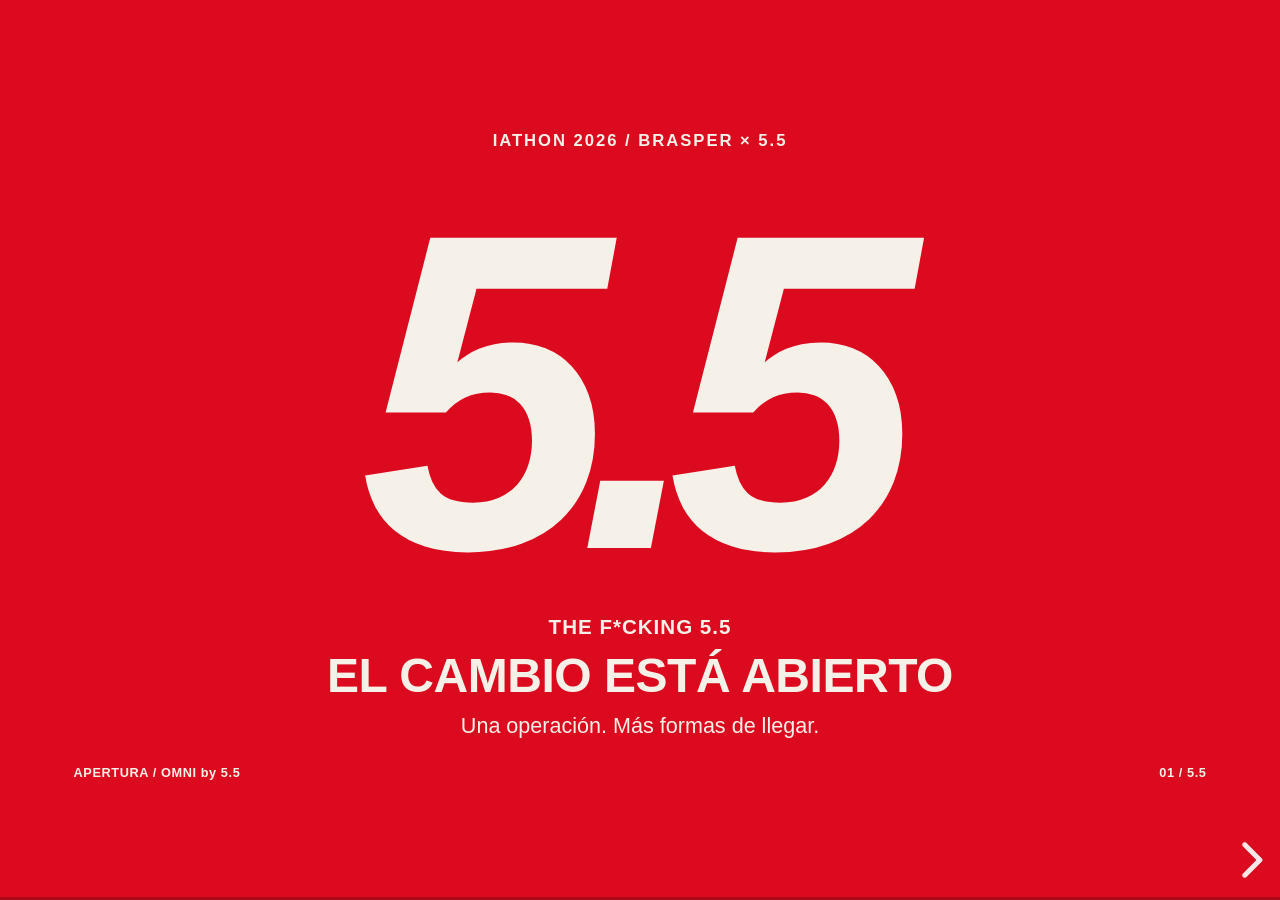
<file: presentacion-final/7-minutos/index.html>
<!DOCTYPE html>

<html lang="es"><head><meta charset="utf-8"/><meta content="width=device-width,initial-scale=1" name="viewport"/><title>OMNI by 5.5 · Pitch de 7 minutos</title><link href="../vendor/package/dist/reveal.css" rel="stylesheet"/><link href="seven.css" rel="stylesheet"/></head><body><div class="reveal"><div class="slides">
<section data-background-color="#DC0A1E" data-duration="10" id="equipo"><div class="canvas"><div class="eyebrow">IATHON 2026 / BRASPER × 5.5</div><div class="covermark kinetic">5.5</div><p class="hero-manifest">THE F*CKING 5.5</p><h1>EL CAMBIO ESTÁ ABIERTO</h1><p class="cover-sub">Una operación. Más formas de llegar.</p><footer><span>APERTURA / OMNI by 5.5</span><span>01 / 5.5</span></footer></div><aside class="notes">10 s. Somos 5.5. Con OMNI ayudamos a Brasper a conectar su atención comercial con cada operación de cambio entre Perú y Brasil.</aside></section><section data-background-color="#F5F0E8" data-duration="15" id="personas"><div class="canvas light"><div class="eyebrow">EQUIPO</div><h2 class="kinetic">CUATRO PERSONAS<br/>UN MISMO RETO</h2><div class="people"><article><figure class="portrait portrait-david"><img alt="Foto de David" decoding="sync" src="assets/equipo/david.jpeg"/></figure><b>DAVID</b><span>WhatsApp</span><p>Agente conversacional</p></article><article><figure class="portrait portrait-binni"><img alt="Foto de Binni" decoding="sync" src="assets/equipo/binni.jpeg"/></figure><b>BINNI</b><span>App móvil</span><p>Asistente y backend</p></article><article><figure class="portrait portrait-jordy"><img alt="Foto de Jordy" decoding="sync" src="assets/equipo/jordy.jpeg"/></figure><b>JORDY</b><span>Web</span><p>Formulario y portal</p></article><article><figure class="portrait portrait-melani"><img alt="Foto de Melani" decoding="sync" src="assets/equipo/melani.jpeg"/></figure><b>MELANI</b><span>Backoffice</span><p>Revisión de operaciones</p></article></div><p class="lead bottom-note">Cuatro módulos. Un mismo recorrido para el cliente.</p><img alt="BrasPer Transferencias" class="client-logo" src="assets/brasper.jpg"/><footer><span>EQUIPO / OMNI by 5.5</span><span>02 / 5.5</span></footer></div><aside class="notes">15 s. David desarrolló WhatsApp; Binni, la app y el backend; Jordy, la web; y Melani, el backoffice. Trabajamos por módulos, sobre un mismo recorrido: que el cliente avance y el equipo pueda acompañarlo.</aside></section><section data-background-color="#0B0B0B" data-duration="30" id="diagnostico"><div class="canvas"><div class="eyebrow">01 / PROBLEMÁTICA</div><h2 class="kinetic">EL BRIEF PEDÍA FACTURAR<br/>EL NEGOCIO PEDÍA VENDER</h2><div class="columns"><div><h3>EL ENCARGO</h3><p>Facturación y trabajo manual.</p><p>TI ya tenía su solución encaminada.</p></div><div><h3>EL HALLAZGO</h3><p>La mayor oportunidad estaba en ventas y en la experiencia del cliente.</p></div></div><p class="lead">Fuimos al proceso, a los chats y a los datos.</p><footer><span>01 / PROBLEMÁTICA / OMNI by 5.5</span><span>03 / 5.5</span></footer></div><aside class="notes">30 s. El pedido inicial era automatizar facturación. Nuestra experiencia en consultoría nos llevó a preguntar por todo el proceso: cómo llega el cliente, dónde espera y qué información vuelve a digitarse. TI ya tenía encaminada una solución para facturación. Al revisar chats y datos encontramos una oportunidad de mayor alcance: potenciar ventas y mejorar la experiencia desde la primera consulta.</aside></section><section data-background-color="#F5F0E8" data-duration="30" id="oportunidad"><div class="canvas light"><div class="eyebrow">01 / PROBLEMÁTICA</div><h2 class="kinetic">64 COTIZACIONES<br/>QUE TODAVÍA NO AVANZAN</h2><div class="metrics"><div><b>131</b><span>chats recibidos / día</span></div><div><b>67</b><span>terminan en transferencia</span></div><div class="red"><b>64</b><span>quedan en cotización</span></div></div><p class="lead">Entender qué les faltó. Dar seguimiento con el equipo.</p><p class="fine">Promedios informados. Seguimiento a consultas con datos disponibles y autorización. No todas son ventas recuperables.</p><footer><span>01 / PROBLEMÁTICA / OMNI by 5.5</span><span>04 / 5.5</span></footer></div><aside class="notes">30 s. Brasper recibe, en promedio, ciento treinta y un chats al día. Sesenta y siete terminan en transferencia y sesenta y cuatro se quedan en cotización. La conversión ronda el cincuenta y uno por ciento. Con datos disponibles y autorización, el equipo puede investigar qué los desmotivó, retomar el contacto y sugerir una alternativa. La oportunidad es aprender y acompañar, no dar por perdida cada consulta.</aside></section><section data-background-color="#DC0A1E" data-duration="25" id="omni"><div class="canvas"><div class="eyebrow">02 / SOLUCIÓN PROPUESTA</div><h2 class="kinetic">CUATRO FORMAS DE LLEGAR<br/>UN REGISTRO OPERATIVO</h2><div class="channel-strip"><article><b>WHATSAPP</b><p>Conversación con IA</p></article><article><b>WEB</b><p>Formulario y seguimiento</p></article><article><b>APP iOS</b><p>Experiencia para iPhone</p></article><article><b>APP ANDROID</b><p>Experiencia para Android</p></article></div><div class="one-record"><strong>1</strong><p>registro operativo como punto de encuentro<br/><b>Firebase + revisión en backoffice</b></p></div><p class="fine">Cuatro puntos de acceso propuestos. iOS y Android comparten el módulo móvil. Integración de identidad por validar; sin afirmar publicación en tiendas.</p><footer><span>02 / SOLUCIÓN PROPUESTA / OMNI by 5.5</span><span>05 / 5.5</span></footer></div><aside class="notes">25 s. OMNI by 5.5 propone cuatro puntos de acceso: WhatsApp, web, app para iOS y app para Android. Cada cliente elige su pantalla y la operación sigue un proceso común sobre Firebase con revisión interna. Las dos apps comparten el módulo móvil; no duplican el backend. La integración de identidad y la publicación en tiendas deben validarse.</aside></section><section data-background-color="#0B0B0B" data-duration="30" id="whatsapp"><div class="canvas"><div class="eyebrow">02 / SOLUCIÓN PROPUESTA</div><div class="phone-layout"><div class="copy"><h2 class="kinetic">ESCRIBE COMO HABLAS<br/>LA IA TE ORIENTA</h2><p class="lead">Entiende la intención y presenta una cotización.</p><div class="rules"><p><b>LA IA</b><span>Conversación y orientación.</span></p><p><b>LAS REGLAS</b><span>Importes, datos y estados.</span></p><p><b>EL EQUIPO</b><span>Revisión del ingreso y excepciones.</span></p></div></div><figure class="phone"><img alt="Captura aportada: agente de Brasper en WhatsApp cotizando un envío BRL a PEN" src="assets/whatsapp.jpg"/></figure></div><p class="fine">Captura del módulo conversacional del equipo. Derivación a un asesor con contexto: siguiente iteración.</p><footer><span>02 / SOLUCIÓN PROPUESTA / OMNI by 5.5</span><span>06 / 5.5</span></footer></div><aside class="notes">30 s. En WhatsApp, el cliente escribe como habla: quiero enviar quinientos reales a Perú. El agente interpreta la intención y presenta los siguientes pasos. La IA orienta la conversación; las reglas controlan importes y estados. El equipo sigue validando el ingreso. En la siguiente iteración, el cliente también podrá pedir un asesor y transferirle el contexto del caso.</aside></section><section data-background-color="#DC0A1E" data-duration="25" id="web"><div class="canvas"><div class="eyebrow">02 / SOLUCIÓN PROPUESTA</div><h2 class="kinetic">EL CLIENTE AVANZA<br/>DESDE SU PANTALLA</h2><div class="web-pair"><figure class="browser-shot"><img alt="Captura aportada de la web de Brasper y su cotizador" src="assets/web-inicio.jpg"/></figure><figure class="mobile-web"><img alt="Portal móvil actual: operación BR-0029 en revisión y su seguimiento" src="assets/web-seguimiento-movil.jpg"/></figure><div class="web-steps"><p><b>01</b> Cotiza y registra el destino.</p><p><b>02</b> Adjunta su comprobante.</p><p><b>03</b> Consulta el estado.</p></div></div><footer><span>02 / SOLUCIÓN PROPUESTA / OMNI by 5.5</span><span>07 / 5.5</span></footer></div><aside class="notes">25 s. La web abre otro camino para el cliente. Cotiza, registra al destinatario, adjunta el comprobante y consulta el estado desde su pantalla. La solicitud puede entrar fuera de horario. El cliente distingue un pago en revisión de un envío registrado, y la asesora recibe información ordenada en lugar de volver a copiar toda la conversación.</aside></section><section data-background-color="#F5F0E8" data-duration="20" id="backoffice"><div class="canvas light"><div class="eyebrow">02 / SOLUCIÓN PROPUESTA</div><h2 class="kinetic">MENOS DIGITACIÓN<br/>MÁS CONTROL DEL CASO</h2><figure class="backoffice-crop"><img alt="Detalle de la captura aportada: operaciones de WhatsApp y web aprobadas en backoffice" src="assets/backoffice.jpg"/></figure><div class="stages"><span>Registrada</span><span>En revisión</span><span>Aprobada</span><span>Envío registrado</span></div><p class="fine">Captura del módulo interno aportada por el equipo. Los estados no acreditan ejecución bancaria automática.</p><footer><span>02 / SOLUCIÓN PROPUESTA / OMNI by 5.5</span><span>08 / 5.5</span></footer></div><aside class="notes">20 s. El backoffice conserva la decisión humana. Reúne operaciones para revisar el ingreso y resolver excepciones. Buscamos reducir digitación repetida y ganar control del caso. Registrar un estado no equivale a ejecutar automáticamente un pago bancario.</aside></section><section data-background-color="#F5F0E8" data-duration="35" id="kpis"><div class="canvas light"><div class="eyebrow">03 / IMPACTO · MÉTRICAS Y KPIs</div><h2 class="kinetic">CADA ETAPA<br/>TIENE QUE DEJAR UN NÚMERO</h2><table class="kpi-table"><thead><tr><th>KPI</th><th>Punto de partida</th><th>Qué mediremos en el piloto</th></tr></thead><tbody><tr><td>Conversión</td><td>51,1% de chats</td><td>Transferencias / chats comparables</td></tr><tr><td>Tiempo por operación</td><td>Sin medición de cierre</td><td>Registro, validación y envío</td></tr><tr><td>Errores y retrabajo</td><td>Línea base pendiente</td><td>Correcciones / operaciones</td></tr><tr><td>Productividad</td><td>Plantilla: 6 ventas + 3 contabilidad</td><td>Operaciones / hora de equipo</td></tr></tbody></table><p class="fine">Base de conversión informada por Brasper. Ahorro de tiempo y reducción de errores: resultados a medir, no porcentajes ya obtenidos.</p><footer><span>03 / IMPACTO · MÉTRICAS Y KPIs / OMNI by 5.5</span><span>09 / 5.5</span></footer></div><aside class="notes">35 s. El impacto se tiene que medir. Primero, conversión de chats a transferencias. Segundo, tiempo por etapa: registro, validación y envío. Tercero, errores y retrabajo por operación. Y cuarto, operaciones por hora del equipo. Ya tenemos una referencia de conversión. Para tiempos y errores necesitamos la línea base del piloto. Eso permitirá demostrar la mejora sin confundir la última actualización de un registro con el tiempo real de una venta.</aside></section><section data-background-color="#DC0A1E" data-duration="25" id="24h"><div class="canvas"><div class="eyebrow">03 / IMPACTO · GANANCIA PROYECTADA</div><h2 class="kinetic">TU PRÓXIMO CLIENTE<br/>NO ESPERA A MAÑANA</h2><div class="night"><strong>24/7</strong><p>para recibir intención de compra.<br/>Más canales y una experiencia que da claridad.</p></div><div class="metrics small-metrics"><div><b>4</b><span>puntos de acceso: WhatsApp, web, iOS y Android</span></div><div><b>64 / día</b><span>cotizaciones para investigar y acompañar</span></div></div><p class="fine">Potencial por medir: nueva demanda, conversión y seguimiento. Registrar motivos y contactos autorizados; revisión humana con horario.</p><footer><span>03 / IMPACTO · GANANCIA PROYECTADA / OMNI by 5.5</span><span>10 / 5.5</span></footer></div><aside class="notes">25 s. El potencial de crecimiento viene de varias fuentes: recibir intención de compra a cualquier hora, abrir cuatro puntos de acceso y dar una experiencia más clara. Además, el tiempo liberado permite al equipo seguir las cotizaciones pendientes. Queremos entender por qué alguien no compró y probar campañas o cupones que dejen margen. Ese crecimiento se medirá en el piloto.</aside></section><section data-background-color="#0B0B0B" data-duration="25" id="economia"><div class="canvas"><div class="eyebrow">03 / IMPACTO · CAPACIDAD OPERATIVA</div><h2 class="kinetic">S/109.200</h2><p class="big-label">AL AÑO DE AHORRO OPERATIVO POTENCIAL</p><div class="salary"><div><b>6 a 3</b><span>ventas · dedicación operativa equivalente</span></div><div><b>3 a 1</b><span>contabilidad · dedicación operativa equivalente</span></div><div><b>S/9.100</b><span>valor mensual del tiempo y capacidad liberados</span></div></div><p class="lead">Más capacidad para captar, capacitar y hacer seguimiento.</p><p class="fine">Equivalente salarial bruto del escenario, no ahorro de caja ejecutado. Reasignar tiempo a otras tareas. Antes de tecnología, cargas y transición.</p><footer><span>03 / IMPACTO · CAPACIDAD OPERATIVA / OMNI by 5.5</span><span>11 / 5.5</span></footer></div><aside class="notes">25 s. Bien implementada, la automatización puede liberar tiempo equivalente a ciento nueve mil doscientos soles al año, bajo el escenario salarial. El equipo puede capacitarse y dedicar esa capacidad a captar clientes, acompañar consultas y mejorar la conversión. El ahorro es de trabajo operativo y capacidad disponible; no estamos planteando despidos ni afirmando que ese importe ya quedó libre en caja.</aside></section><section data-background-color="#0B0B0B" data-duration="35" id="costobeneficio"><div class="canvas"><div class="eyebrow">03 / IMPACTO · COSTO-BENEFICIO</div><h2 class="kinetic">CUÁNTO CUESTA<br/>Y QUÉ PODRÍA DEVOLVER</h2><div class="cost-grid"><article><span>PUESTA EN MARCHA</span><b>Incluida</b><p>Desarrollo e integración como aporte del equipo al concurso.</p></article><article><span>OPERACIÓN / OBJETIVO</span><b>≈S/1.400</b><p>Con Meta. <a class="detail-link" href="#/anexo-optimizacion">Datos agrupados · propuesta</a></p></article><article><span>CONTRIBUCIÓN / ESCENARIO</span><b><a class="scenario-link" href="#/anexo-modelo" title="Ver cálculo y supuestos en el anexo A">+S/3.780</a></b><p>Hipótesis antes de costos.<br/><a class="detail-link" href="#/anexo-a2">Ver escenarios 5%, 10% y 20%</a></p></article></div><div class="net-example"><b>94 operaciones</b><p>nuevas al mes cubrirían S/1.400 de tecnología<br/>si cada una deja S/15 de margen.</p></div><p class="fine">Objetivo por implementar: 2 mensajes + soporte en 10% de casos. Escenario S/3.780 − S/1.400 = S/2.380 antes de otros costos. Sin optimizar: S/3.500.</p><footer><span>03 / IMPACTO · COSTO-BENEFICIO / OMNI by 5.5</span><span>12 / 5.5</span></footer></div><aside class="notes">35 s. La puesta en marcha está incluida. Proponemos optimizar WhatsApp agrupando los datos en un formulario: un mensaje de entrada y una confirmación, con apoyo adicional en algunos casos. Aún no está implementado. Con tarifas conservadoras de Meta y reserva, el objetivo baja de tres mil quinientos a mil cuatrocientos soles mensuales. El escenario comercial dejaría dos mil trescientos ochenta antes de otros costos. Noventa y cuatro operaciones nuevas cubrirían esa tecnología. Validaremos costo y experiencia juntos.</aside></section><section data-background-color="#0B0B0B" data-duration="65" id="video"><div class="canvas"><div class="eyebrow">04 / DEMO</div><div class="film"><video controls="" id="product-video" playsinline="" poster="assets/video-poster.jpg" preload="metadata"><source src="video/proceso.mp4" type="video/mp4"/></video></div><div class="film-caption"><b>65″</b><p>Canales, registro y revisión interna.<br/><span>Recorrido técnico aportado por el equipo.</span></p><button id="play-video">Reproducir</button></div><footer><span>04 / DEMO / OMNI by 5.5</span><span>13 / 5.5</span></footer></div><aside class="notes">65 s de video, sin voz original. Reproducir manualmente con el botón o la barra espaciadora. Es el video de 64,5 s recuperado del PDF aportado, con datos de presentación y composiciones de arquitectura. No presentarlo como prueba bancaria, fiscal ni certificación de identidad entre canales. Incluye una fila de prueba en USD que no amplía el alcance PEN/BRL de la web. En PDF se conserva un fotograma, sin video incrustado. Si se explica por encima, respetar el tiempo total.</aside></section><section data-background-color="#F5F0E8" data-duration="30" id="siguiente"><div class="canvas light"><div class="eyebrow">PRÓXIMOS PASOS</div><h2 class="kinetic">EL SIGUIENTE PASO<br/>ES VENDER CON MÁS CONTEXTO</h2><div class="future-grid"><article><b>01 / ATENCIÓN HÍBRIDA</b><p>Pasar de la IA a un asesor con contexto.</p><span>Resolver excepciones sin repetir el caso.</span></article><article><b>02 / SEGUIMIENTO + IA</b><p>Entender por qué no compraron y volver a acompañarlos.</p><span>Probar campañas y cupones, midiendo margen.</span></article><article><b>03 / INTEGRACIÓN BANCARIA</b><p>Evaluar un banco o fintech para conciliar y pagar.</p><span>Automatización sujeta a controles.</span></article></div><p class="lead">Primero medir el piloto. Después ampliar lo que funcione.</p><p class="fine">Próxima iteración: formularios y mensajes agrupados para optimizar costo. Flow nativo sujeto a Meta. Identidad y módulos por validar.</p><footer><span>PRÓXIMOS PASOS / OMNI by 5.5</span><span>14 / 5.5</span></footer></div><aside class="notes">30 s. La próxima fase combina personas e inteligencia artificial. Primero, pasar del bot a un asesor con contexto. Después, usar información centralizada para registrar motivos, priorizar consultas y hacer seguimiento. El equipo puede probar campañas y cupones, comparando ventas y margen. Un CRM con IA ayudará a escalar ese trabajo. Más adelante, evaluar un banco o fintech para ampliar la automatización con controles. Cada paso se valida antes de expandirse.</aside></section><section data-background-color="#DC0A1E" data-duration="10" id="cierre"><div class="canvas"><div class="eyebrow">CIERRE</div><h2 class="closing kinetic">QUE LLEGUEN<br/>QUE AVANCEN<br/>QUE VUELVAN</h2><p class="close-sub">OMNI <span>by 5.5</span></p><p class="close-bottom">WhatsApp + web + iOS + Android. Un proceso que se puede medir.</p><footer><span>CIERRE / OMNI by 5.5</span><span>15 / 5.5</span></footer></div><aside class="notes">10 s. OMNI by 5.5: que lleguen, que avancen y que vuelvan. Una experiencia que acompaña el crecimiento de Brasper. El cambio está abierto.</aside></section><section data-background-color="#F5F0E8" data-duration="10" id="gracias"><div class="canvas light"><div class="eyebrow">AGRADECIMIENTOS</div><h2 class="kinetic">GRACIAS</h2><div class="organizers"><span>ORGANIZAN</span><img alt="She Leads Data" src="assets/logos/she-leads-data.png"/><img alt="Ingenia Lab" src="assets/logos/ingenia-lab.png"/></div><div class="partners"><div class="logo-label">SPONSORS Y ALIADOS</div><div class="logo-grid"><img alt="DIIC Institute" src="assets/logos/diic-institute.png"/><img alt="Make" src="assets/logos/make.png"/><img alt="Impact Startup Competition" src="assets/logos/impact-startup.png"/><img alt="Warmi Ventures" src="assets/logos/warmi-ventures.png"/><img alt="Replit" src="assets/logos/replit.png"/><img alt="Cámara de Comercio de Lima" src="assets/logos/ccl.png"/><img alt="Scale" src="assets/logos/scale.png"/><img alt="CTC" src="assets/logos/ctc.png"/><img alt="Aliado del evento" src="assets/logos/aliado-r.png"/><img alt="STEM Lab" src="assets/logos/stem-lab.png"/><img alt="Google Cloud" src="assets/logos/google-cloud.png"/><img alt="Xertica" src="assets/logos/xertica.png"/><img alt="Bluetab" src="assets/logos/bluetab.png"/></div></div><footer><span>AGRADECIMIENTOS / OMNI by 5.5</span><span>16 / 5.5</span></footer></div><aside class="notes">10 s. Gracias. Somos 5.5. Quedamos atentos a sus preguntas.</aside></section><section data-appendix="true" data-background-color="#F5F0E8" data-duration="0" id="anexo-modelo"><div class="canvas light"><div class="eyebrow">ANEXO A / IMPACTO COMERCIAL</div><h2>ASÍ SE FORMA<br/>EL ESCENARIO DE S/3.780</h2><div class="metrics"><div><b>192</b><span>por seguimiento hipotético al 10%</span></div><div><b>60</b><span>nuevas nocturnas, distintas</span></div><div><b>S/3.780</b><span>252 operaciones × S/15 de margen</span></div></div><p class="lead">El costo de Meta también cambia la ecuación.</p><p class="fine">192 = 64 × 10% × 30. 60 = 10 × 20% × 30. Hipótesis sin solapamientos. Restar tecnología, cupones y campañas. No son ventas observadas.</p><a class="return" href="#/costobeneficio">Volver al impacto</a><a class="next-annex" href="#/anexo-a2">Comparar 5%, 10% y 20% · Anexo A.2</a><footer><span>ANEXOS / OMNI by 5.5</span><span>17 / 5.5</span></footer></div><aside class="notes">Anexo fuera de tiempo. Recuperación aún por implementar. 192*15=2880. Con 60 operaciones nocturnas distintas, serían 252 y S/3780 antes de costos, solo si no se solapan. No tratar como ROI ni sumar salarios brutos como caja disponible.</aside></section><section data-appendix="true" data-background-color="#F5F0E8" data-duration="0" id="anexo-a2"><div class="canvas light"><div class="eyebrow">ANEXO A.2 / SENSIBILIDAD DEL CRECIMIENTO</div><h2>EL RETORNO CAMBIA<br/>CON LA CONVERSIÓN Y EL COSTO</h2><table class="scenario-table"><thead><tr><th>Recuperación</th><th>Seguimiento</th><th>Total + 60 nocturnas</th><th>Contribución</th><th>Tras S/300 WAHA</th><th>Tras S/1.400 optimizado</th></tr></thead><tbody><tr><td>5%</td><td>96</td><td>156</td><td>S/2.340</td><td>S/2.040</td><td>S/940</td></tr><tr class="scenario-central"><td>10%</td><td>192</td><td>252</td><td>S/3.780</td><td>S/3.480</td><td>S/2.380</td></tr><tr><td>20%</td><td>384</td><td>444</td><td>S/6.660</td><td>S/6.360</td><td>S/5.260</td></tr></tbody></table><p class="scenario-summary">Con optimización propuesta, el caso central deja S/2.380 antes de otros costos.</p><a class="return" href="#/anexo-modelo">Volver al cálculo del anexo A</a><a class="next-annex" href="#/costobeneficio">Volver al impacto</a><p class="fine">Hipótesis: 30 días, margen S/15, ventas distintas. Optimización de mensajes pendiente. Saldos antes de campañas, cupones y costos no incluidos.</p><footer><span>ANEXOS / OMNI by 5.5</span><span>18 / 5.5</span></footer></div><aside class="notes">El presupuesto de S/1.400 usa la propuesta de formulario/Flow y dos mensajes más soporte en 10% de los casos; no está implementado. Mantener S/3.500 como referencia sin optimizar. WAHA es alternativa, no costo adicional.</aside></section><section data-appendix="true" data-background-color="#0B0B0B" data-duration="0" id="anexo-alcance"><div class="canvas"><div class="eyebrow">ANEXO B / ALCANCE</div><h2>EL REGISTRO PERMITE MEDIR<br/>LA INTEGRACIÓN SE VALIDA</h2><div class="columns"><div><h3>ENTREGA WEB REVISADA</h3><p>Cotización y registro sobre Firebase.<br/>Adjunto y seguimiento por estado.</p><p>Sesión anónima en el navegador.</p></div><div><h3>AMPLIACIONES</h3><p>Identidad compartida y CRM.<br/>Flow nativo y recuperación.<br/>Pago bancario automático.</p></div></div><p class="fine">El video ilustra el conjunto modular con datos de presentación. No certifica emisión fiscal, liquidación bancaria ni continuidad entre dispositivos.</p><a class="return" href="#/siguiente">Volver al piloto</a><footer><span>ANEXOS / OMNI by 5.5</span><span>19 / 5.5</span></footer></div><aside class="notes">Anexo fuera de tiempo. Web revisada en f9ae0aa. No reactivar dashboard Supabase para representar el módulo interno de Firebase. La captura de backoffice y WhatsApp procede del material del equipo, no de una prueba externa realizada para esta entrega.</aside></section><section data-appendix="true" data-background-color="#F5F0E8" data-duration="0" id="anexo-fuentes"><div class="canvas light"><div class="eyebrow">ANEXO C / FUENTES</div><h2>DATOS, CAPTURAS<br/>Y SUPUESTOS A LA VISTA</h2><div class="source-list"><p><b>WhatsApp y Facebook</b><span>131 chats, 67 transferencias, 64 cotizaciones por día. Promedios informados.</span></p><p><b>Transferencias SQL</b><span>3.723 registros en el período observado. Última modificación no equivale al cierre.</span></p><p><b>Material del equipo</b><span>Capturas, video, nombres y logos del PDF aportado.</span></p><p><b>Modelo económico</b><span>Plantilla 6 + 3. Sueldos y demanda fuera de horario son supuestos.</span></p></div><a class="return" href="#/diagnostico">Volver al diagnóstico</a><footer><span>ANEXOS / OMNI by 5.5</span><span>20 / 5.5</span></footer></div><aside class="notes">Anexo fuera de tiempo. Fuentes en ../fuentes/. El PDF de referencia contiene otra dotación y comparaciones de tiempos y costos que no se usan como hechos en esta versión. La mediana de última actualización no se presenta como duración de venta. No se reproduce la proyección 2027 como expectativa oficial.</aside></section><section data-appendix="true" data-background-color="#F5F0E8" data-duration="0" id="anexo-futuro"><div class="canvas light"><div class="eyebrow">ANEXO D / PRÓXIMOS PASOS</div><h2>QUÉ MÁS PODEMOS HACER<br/>Y PARA QUÉ</h2><table class="future-table"><thead><tr><th>Ampliación</th><th>Valor esperado</th><th>Condición</th></tr></thead><tbody><tr><td>Bot + asesor humano</td><td>Continuar casos complejos con contexto</td><td>Bandeja, responsables y tiempos de atención</td></tr><tr><td>CRM + seguimiento con IA</td><td>Entender y probar recuperación</td><td>Motivos, consentimiento y medición</td></tr><tr><td>Alertas de cotización</td><td>Acompañar intención de compra</td><td>Reglas, vigencia y autorización</td></tr><tr><td>Flow nativo</td><td>Recoger datos dentro de WhatsApp</td><td>Habilitación de Meta y endpoint</td></tr><tr><td>Banco o fintech</td><td>Conciliar y ampliar automatización</td><td>API, contrato y controles</td></tr></tbody></table><a class="return" href="#/siguiente">Volver a próximos pasos</a><footer><span>ANEXOS / OMNI by 5.5</span><span>21 / 5.5</span></footer></div><aside class="notes">Anexo fuera del tiempo de exposición. Los próximos pasos se priorizan con el negocio y no equivalen a funcionalidades implementadas. La atención híbrida mantiene los mismos tres canales: el humano es una modalidad de atención, no un cuarto canal.</aside></section><section data-appendix="true" data-background-color="#F5F0E8" data-duration="0" id="anexo-costos"><div class="canvas light"><div class="eyebrow">ANEXO E / COSTOS TECNOLÓGICOS</div><h2>META OPTIMIZADO<br/>MENOS MENSAJES POR OPERACIÓN</h2><table class="cost-detail"><thead><tr><th>Recurso</th><th>USD / mes</th><th>PEN / mes</th></tr></thead><tbody><tr><td>Infraestructura, web e IA</td><td>64,08</td><td>243,50</td></tr><tr><td>Meta · 3.800 servicios × US$0,03</td><td>114,00</td><td>433,20</td></tr><tr><td>Meta · 4.000 confirmaciones × US$0,03</td><td>120,00</td><td>456,00</td></tr><tr><td>Total con 20% de reserva</td><td>357,70</td><td>1.359,24</td></tr></tbody></table><p class="cost-summary">Objetivo: <b>S/1.400/mes</b>. Referencia sin optimizar: S/3.500.</p><a class="return" href="#/costobeneficio">Volver al costo-beneficio</a><p class="fine">Propuesta: 4.000 chats; 1 apertura + 1 confirmación; 10% con 2 apoyos. Tarifa Perú. Confirmaciones se cuentan pagadas por prudencia. No implementado.</p><footer><span>ANEXOS / OMNI by 5.5</span><span>22 / 5.5</span></footer></div><aside class="notes">Fuentes oficiales y supuestos detallados en COSTOS_TECNOLOGICOS.md. La base usa WAHA en VPS, no Cloud API oficial. No incluye honorarios, impuestos ni pagos bancarios. Los S/300 del primer mes no se duplican como costo de instalación.</aside></section><section data-appendix="true" data-background-color="#DC0A1E" data-duration="0" id="anexo-optimizacion"><div class="canvas"><div class="eyebrow">ANEXO F / OPTIMIZACIÓN PROPUESTA</div><h2>LOS DATOS EN EL FORMULARIO<br/>EL CHAT PARA ACOMPAÑAR</h2><div class="optimization-steps"><article><b>01 / UN SOLO MENSAJE</b><p>Cotización y botón al formulario web o Flow.</p></article><article><b>02 / DATOS AGRUPADOS</b><p>Identidad, destino y comprobante en el formulario.</p></article><article><b>03 / UNA CONFIRMACIÓN</b><p>Resultado y comprobante juntos. Ayuda si se necesita.</p></article></div><div class="optimization-stats"><div><b>6 a 2,2</b><span>mensajes medios por chat, supuesto</span></div><div><b>≈60%</b><span>menos presupuesto: S/3.500 a S/1.400</span></div></div><a class="return" href="#/costobeneficio">Volver al costo-beneficio</a><p class="fine">Objetivo aún no implementado. Incluye soporte: 10% × 2 mensajes adicionales. Flow sujeto a Meta; plantilla no implica gratuidad. Preguntas y seguimientos extra elevan costo.</p><footer><span>ANEXOS / OMNI by 5.5</span><span>23 / 5.5</span></footer></div><aside class="notes">Diseño propuesto: un CTA de apertura, captura y validación en formulario con backend, y una confirmación final combinada. No enviar una respuesta de WhatsApp por cada campo. Reservar dos apoyos en 10% de casos. Servicio inicial y ayuda dentro de ventana; si la confirmación llega fuera de ventana, plantilla de utilidad aprobada. No tratar cupones ni campañas como utilidad. Validar entrega, carga de adjuntos, accesibilidad, finalización y necesidad real de ayuda.</aside></section><section data-appendix="true" data-background-color="#0B0B0B" data-duration="0" id="anexo-ia-responsable"><div class="canvas"><div class="eyebrow">ANEXO G / IA RESPONSABLE</div><h2>IA IDENTIFICADA<br/>OPERACIÓN CON REGLAS</h2><p class="ia-disclosure"><b>AVISO PROPUESTO AL INICIAR</b><br/>«Soy el asistente virtual de Brasper y utilizo IA para orientarte. El equipo valida tu operación».</p><div class="ia-controls"><article><h3>CONVERSACIÓN CON IA</h3><p>Comprende preguntas y orienta.<br/>Se informa al usuario cuando se utiliza.</p></article><article><h3>PROCESO DETERMINISTA</h3><p>Importes, validaciones y estados siguen reglas del sistema.</p></article><article><h3>CONTROL HUMANO</h3><p>El equipo verifica el ingreso.<br/>La IA no autoriza pagos.</p></article></div><p class="fine">Diseño alineado con transparencia y privacidad: Ley 31814 y D.S. 115-2025-PCM, arts. 25, 26 y 31.2. Aviso explícito de IA por incorporar y validar en cada canal; no acredita cumplimiento integral.</p><a class="return" href="#/whatsapp">Volver a WhatsApp</a><footer><span>ANEXOS / OMNI by 5.5</span><span>24 / 5.5</span></footer></div><aside class="notes">La automatización es híbrida: el modelo interpreta y redacta; las reglas y los estados controlan el proceso financiero, con revisión humana. El saludo revisado en el código dice asistente virtual, pero todavía no explicita IA. El aviso de esta lámina es una propuesta, no evidencia de despliegue. El D.S. 115-2025-PCM desarrolla la Ley 31814: el art. 25.1 trata la transparencia para sistemas de riesgo alto; el 25.2 contempla etiquetado visible cuando sea relevante; el 26 exige protección de datos; el 31.2 prevé políticas y protocolos de transparencia del sector privado. No se clasifica automáticamente este chatbot como riesgo alto. Los plazos de la primera disposición final dependen del sector y de la condición MYPE. No afirmar cumplimiento total ni certificación sin verificar alcance, datos y despliegue. Fuente oficial consultada 15/10/2026: https://busquedas.elperuano.pe/dispositivo/NL/2436426-1</aside></section></div></div><nav aria-label="Herramientas de presentación" id="tools"><button id="home">5.5</button><button id="appendix">Anexos</button><button id="timer-toggle">Cronómetro</button><button id="fullscreen">Pantalla completa</button><a href="index.html?print-pdf">PDF</a></nav><div hidden="" id="timer"><b id="clock">00:00</b><span id="pace"></span><button id="start">Iniciar</button><button id="reset">Reiniciar</button></div><script src="../vendor/package/dist/reveal.js"></script><script src="../vendor/package/plugin/notes/notes.js"></script><script src="../vendor/gsap.min.js"></script><script src="seven.js"></script></body></html>
</file>
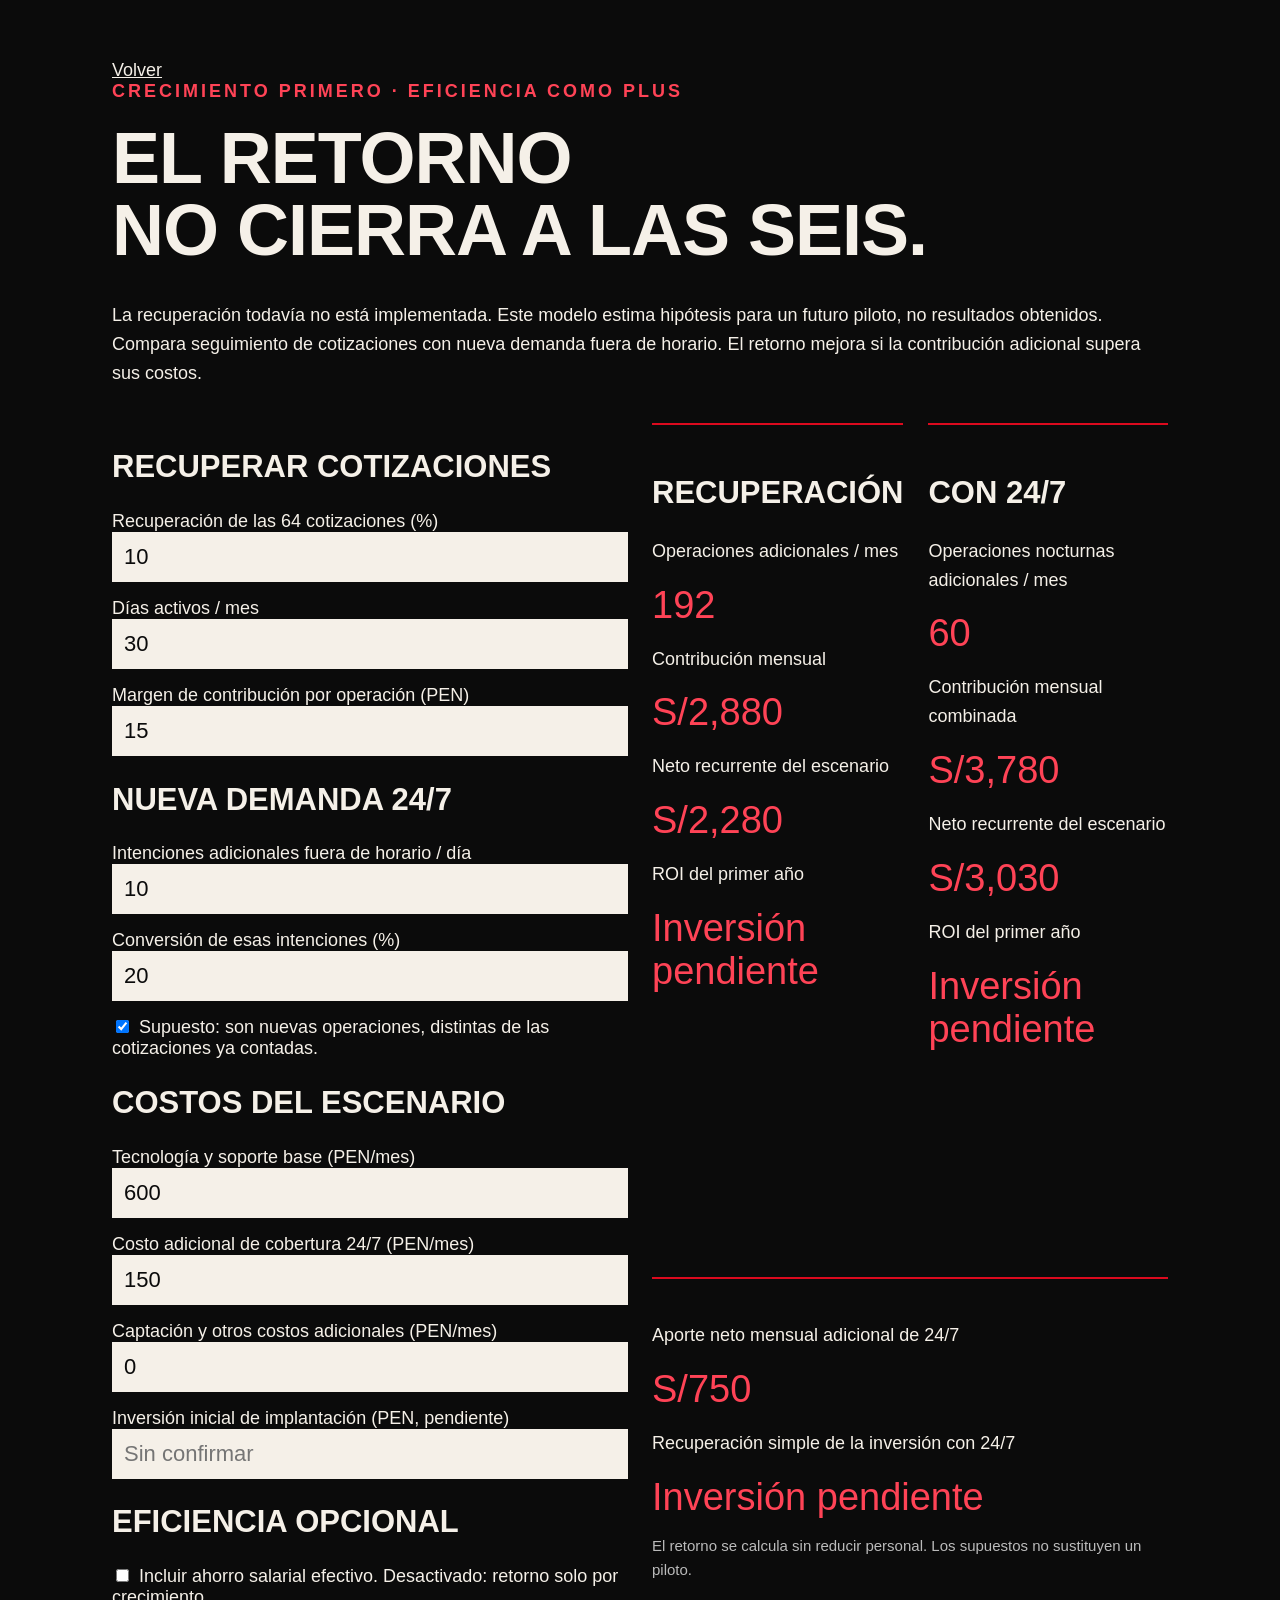
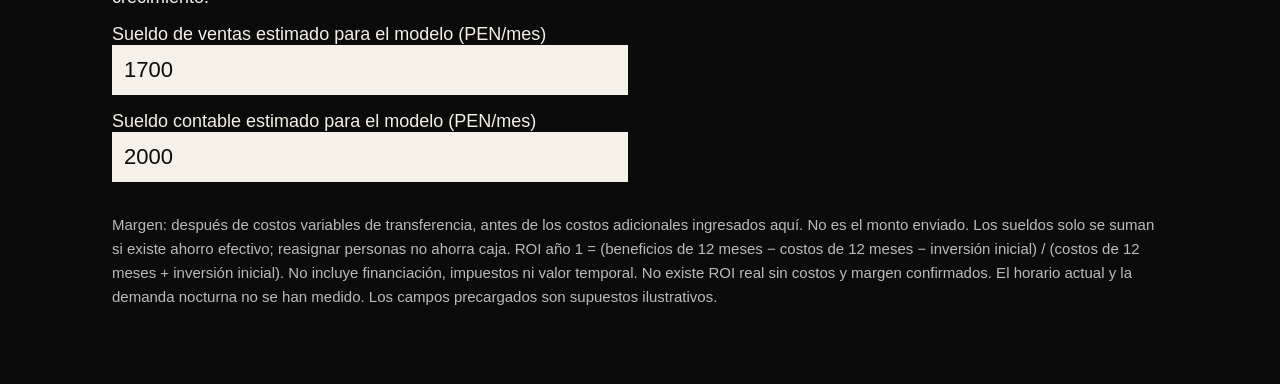
<file: presentacion-final/modelo-economico.html>
<!DOCTYPE html>

<html lang="es"><meta charset="utf-8"/><meta content="width=device-width,initial-scale=1" name="viewport"/><title>5.5 · Retorno comercial y 24/7</title><link href="portal.css" rel="stylesheet"/><style>input[type=checkbox]{display:inline;width:auto;margin-right:10px}.outputs{display:grid;grid-template-columns:1fr 1fr;gap:25px}output{font-size:38px}h2{font-size:31px}.full{grid-column:1/-1}@media(max-width:800px){.outputs{grid-template-columns:1fr}}</style><main><a href="index.html">Volver</a><div class="tag">CRECIMIENTO PRIMERO · EFICIENCIA COMO PLUS</div><h1>EL RETORNO<br/>NO CIERRA A LAS SEIS.</h1><p>La recuperación todavía no está implementada. Este modelo estima hipótesis para un futuro piloto, no resultados obtenidos. Compara seguimiento de cotizaciones con nueva demanda fuera de horario. El retorno mejora si la contribución adicional supera sus costos.</p><div class="grid"><section><h2>RECUPERAR COTIZACIONES</h2><label>Recuperación de las 64 cotizaciones (%)<input id="recovery" max="100" min="0" type="number" value="10"/></label><label>Días activos / mes<input id="days" max="31" min="1" type="number" value="30"/></label><label>Margen de contribución por operación (PEN)<input id="margin" min="0" type="number" value="15"/></label><h2>NUEVA DEMANDA 24/7</h2><label>Intenciones adicionales fuera de horario / día<input id="night" min="0" type="number" value="10"/></label><label>Conversión de esas intenciones (%)<input id="nightConversion" max="100" min="0" type="number" value="20"/></label><label><input checked="" id="distinct" type="checkbox"/>Supuesto: son nuevas operaciones, distintas de las cotizaciones ya contadas.</label><h2>COSTOS DEL ESCENARIO</h2><label>Tecnología y soporte base (PEN/mes)<input id="tech" min="0" type="number" value="600"/></label><label>Costo adicional de cobertura 24/7 (PEN/mes)<input id="nightCost" min="0" type="number" value="150"/></label><label>Captación y otros costos adicionales (PEN/mes)<input id="marketing" min="0" type="number" value="0"/></label><label>Inversión inicial de implantación (PEN, pendiente)<input id="initial" min="0" placeholder="Sin confirmar" type="number"/></label><h2>EFICIENCIA OPCIONAL</h2><label><input id="includeStaff" type="checkbox"/>Incluir ahorro salarial efectivo. Desactivado: retorno solo por crecimiento.</label><label>Sueldo de ventas estimado para el modelo (PEN/mes)<input id="sales" min="0" type="number" value="1700"/></label><label>Sueldo contable estimado para el modelo (PEN/mes)<input id="acct" min="0" type="number" value="2000"/></label></section><section class="outputs"><article><h2>RECUPERACIÓN</h2><p>Operaciones adicionales / mes</p><output id="recovered"></output><p>Contribución mensual</p><output id="contribBase"></output><p>Neto recurrente del escenario</p><output id="netBase"></output><p>ROI del primer año</p><output id="roiBase"></output></article><article><h2>CON 24/7</h2><p>Operaciones nocturnas adicionales / mes</p><output id="nightOps"></output><p>Contribución mensual combinada</p><output id="contribFull"></output><p>Neto recurrente del escenario</p><output id="netFull"></output><p>ROI del primer año</p><output id="roiFull"></output></article><article class="full"><p>Aporte neto mensual adicional de 24/7</p><output id="nightNet"></output><p>Recuperación simple de la inversión con 24/7</p><output id="payback"></output><p class="muted" id="warning"></p></article></section></div><p class="muted">Margen: después de costos variables de transferencia, antes de los costos adicionales ingresados aquí. No es el monto enviado. Los sueldos solo se suman si existe ahorro efectivo; reasignar personas no ahorra caja. ROI año 1 = (beneficios de 12 meses − costos de 12 meses − inversión inicial) / (costos de 12 meses + inversión inicial). No incluye financiación, impuestos ni valor temporal. No existe ROI real sin costos y margen confirmados. El horario actual y la demanda nocturna no se han medido. Los campos precargados son supuestos ilustrativos.</p></main><script>
const ids=['recovery','days','margin','night','nightConversion','tech','nightCost','marketing','initial','sales','acct'];const $=id=>document.getElementById(id);const cash=n=>'S/'+n.toLocaleString('es-PE',{maximumFractionDigits:0});const qty=n=>n.toLocaleString('es-PE',{maximumFractionDigits:1});function calc(){const v=Object.fromEntries(ids.map(id=>[id,Math.max(0,Number($(id).value)||0)]));v.days=Math.min(31,Math.max(1,v.days));v.recovery=Math.min(100,v.recovery);v.nightConversion=Math.min(100,v.nightConversion);const rec=64*v.recovery/100*v.days;const night=$('distinct').checked?v.night*v.nightConversion/100*v.days:0;const saving=$('includeStaff').checked?3*v.sales+2*v.acct:0;const b=rec*v.margin;const full=b+night*v.margin;const cost=v.tech+v.marketing;const net=b+saving-cost;const allNet=full+saving-cost-v.nightCost;$('recovered').textContent=qty(rec);$('nightOps').textContent=qty(night);$('contribBase').textContent=cash(b);$('contribFull').textContent=cash(full);$('netBase').textContent=cash(net);$('netFull').textContent=cash(allNet);$('nightNet').textContent=cash(night*v.margin-v.nightCost);function roi(benefit,costs){const denom=v.initial+12*costs;return !$('initial').value?'Inversión pendiente':denom>0?((12*benefit-denom)/denom*100).toFixed(0)+'%':'Sin base de costos'}$('roiBase').textContent=roi(b+saving,cost);$('roiFull').textContent=roi(full+saving,cost+v.nightCost);$('payback').textContent=!$('initial').value?'Inversión pendiente':allNet>0?(v.initial/allNet).toFixed(1)+' meses':'Sin recuperación positiva';$('warning').textContent=(!$('distinct').checked?'Demanda nocturna excluida para evitar duplicaciones. ':'')+($('includeStaff').checked?'Ahorro salarial incluido según valores ingresados. ':'El retorno se calcula sin reducir personal. ')+(!$('acct').value?'Sueldo contable pendiente. ':'')+'Los supuestos no sustituyen un piloto.'}ids.forEach(id=>$(id).addEventListener('input',calc));['distinct','includeStaff'].forEach(id=>$(id).addEventListener('change',calc));calc();</script></html>
</file>
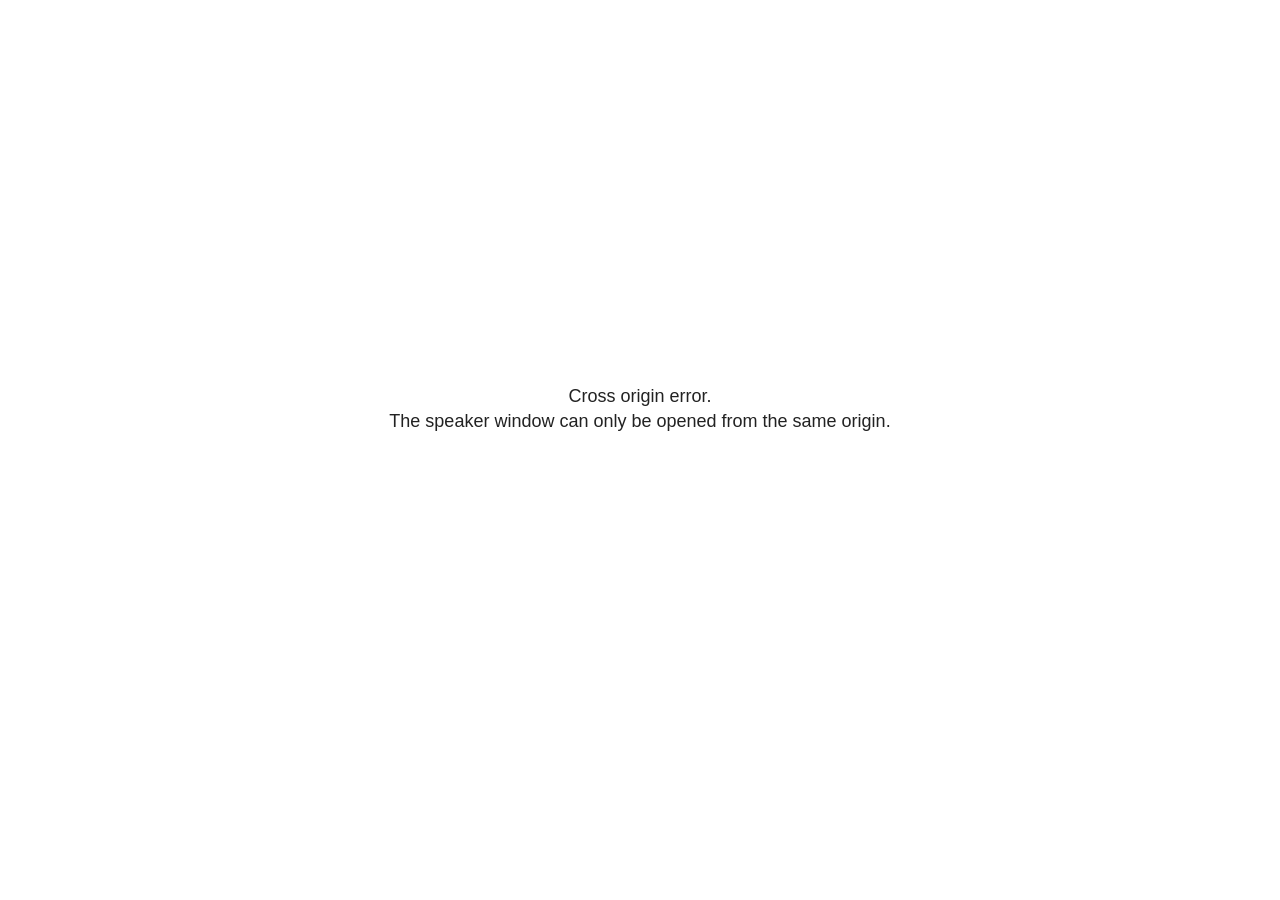
<file: presentacion-final/vendor/package/plugin/notes/speaker-view.html>
<!--
	NOTE: You need to build the notes plugin after making changes to this file.
-->
<html lang="en">
	<head>
		<meta charset="utf-8">

		<title>reveal.js - Speaker View</title>

		<style>
			body {
				font-family: Helvetica;
				font-size: 18px;
			}

			#current-slide,
			#upcoming-slide,
			#speaker-controls {
				padding: 6px;
				box-sizing: border-box;
				-moz-box-sizing: border-box;
			}

			#current-slide iframe,
			#upcoming-slide iframe {
				width: 100%;
				height: 100%;
				border: 1px solid #ddd;
			}

			#current-slide .label,
			#upcoming-slide .label {
				position: absolute;
				top: 10px;
				left: 10px;
				z-index: 2;
			}

			#connection-status {
				position: absolute;
				top: 0;
				left: 0;
				width: 100%;
				height: 100%;
				z-index: 20;
				padding: 30% 20% 20% 20%;
				font-size: 18px;
				color: #222;
				background: #fff;
				text-align: center;
				box-sizing: border-box;
				line-height: 1.4;
			}

			.overlay-element {
				height: 34px;
				line-height: 34px;
				padding: 0 10px;
				text-shadow: none;
				background: rgba( 220, 220, 220, 0.8 );
				color: #222;
				font-size: 14px;
			}

			.overlay-element.interactive:hover {
				background: rgba( 220, 220, 220, 1 );
			}

			#current-slide {
				position: absolute;
				width: 60%;
				height: 100%;
				top: 0;
				left: 0;
				padding-right: 0;
			}

			#upcoming-slide {
				position: absolute;
				width: 40%;
				height: 40%;
				right: 0;
				top: 0;
			}

			/* Speaker controls */
			#speaker-controls {
				position: absolute;
				top: 40%;
				right: 0;
				width: 40%;
				height: 60%;
				overflow: auto;
				font-size: 18px;
			}

				.speaker-controls-time.hidden,
				.speaker-controls-notes.hidden {
					display: none;
				}

				.speaker-controls-time .label,
				.speaker-controls-pace .label,
				.speaker-controls-notes .label {
					text-transform: uppercase;
					font-weight: normal;
					font-size: 0.66em;
					color: #666;
					margin: 0;
				}

				.speaker-controls-time, .speaker-controls-pace {
					border-bottom: 1px solid rgba( 200, 200, 200, 0.5 );
					margin-bottom: 10px;
					padding: 10px 16px;
					padding-bottom: 20px;
					cursor: pointer;
				}

				.speaker-controls-time .reset-button {
					opacity: 0;
					float: right;
					color: #666;
					text-decoration: none;
				}
				.speaker-controls-time:hover .reset-button {
					opacity: 1;
				}

				.speaker-controls-time .timer,
				.speaker-controls-time .clock {
					width: 50%;
				}

				.speaker-controls-time .timer,
				.speaker-controls-time .clock,
				.speaker-controls-time .pacing .hours-value,
				.speaker-controls-time .pacing .minutes-value,
				.speaker-controls-time .pacing .seconds-value {
					font-size: 1.9em;
				}

				.speaker-controls-time .timer {
					float: left;
				}

				.speaker-controls-time .clock {
					float: right;
					text-align: right;
				}

				.speaker-controls-time span.mute {
					opacity: 0.3;
				}

				.speaker-controls-time .pacing-title {
					margin-top: 5px;
				}

				.speaker-controls-time .pacing.ahead {
					color: blue;
				}

				.speaker-controls-time .pacing.on-track {
					color: green;
				}

				.speaker-controls-time .pacing.behind {
					color: red;
				}

				.speaker-controls-notes {
					padding: 10px 16px;
				}

				.speaker-controls-notes .value {
					margin-top: 5px;
					line-height: 1.4;
					font-size: 1.2em;
				}

			/* Layout selector */
			#speaker-layout {
				position: absolute;
				top: 10px;
				right: 10px;
				color: #222;
				z-index: 10;
			}
				#speaker-layout select {
					position: absolute;
					width: 100%;
					height: 100%;
					top: 0;
					left: 0;
					border: 0;
					box-shadow: 0;
					cursor: pointer;
					opacity: 0;

					font-size: 1em;
					background-color: transparent;

					-moz-appearance: none;
					-webkit-appearance: none;
					-webkit-tap-highlight-color: rgba(0, 0, 0, 0);
				}

				#speaker-layout select:focus {
					outline: none;
					box-shadow: none;
				}

			.clear {
				clear: both;
			}

			/* Speaker layout: Wide */
			body[data-speaker-layout="wide"] #current-slide,
			body[data-speaker-layout="wide"] #upcoming-slide {
				width: 50%;
				height: 45%;
				padding: 6px;
			}

			body[data-speaker-layout="wide"] #current-slide {
				top: 0;
				left: 0;
			}

			body[data-speaker-layout="wide"] #upcoming-slide {
				top: 0;
				left: 50%;
			}

			body[data-speaker-layout="wide"] #speaker-controls {
				top: 45%;
				left: 0;
				width: 100%;
				height: 50%;
				font-size: 1.25em;
			}

			/* Speaker layout: Tall */
			body[data-speaker-layout="tall"] #current-slide,
			body[data-speaker-layout="tall"] #upcoming-slide {
				width: 45%;
				height: 50%;
				padding: 6px;
			}

			body[data-speaker-layout="tall"] #current-slide {
				top: 0;
				left: 0;
			}

			body[data-speaker-layout="tall"] #upcoming-slide {
				top: 50%;
				left: 0;
			}

			body[data-speaker-layout="tall"] #speaker-controls {
				padding-top: 40px;
				top: 0;
				left: 45%;
				width: 55%;
				height: 100%;
				font-size: 1.25em;
			}

			/* Speaker layout: Notes only */
			body[data-speaker-layout="notes-only"] #current-slide,
			body[data-speaker-layout="notes-only"] #upcoming-slide {
				display: none;
			}

			body[data-speaker-layout="notes-only"] #speaker-controls {
				padding-top: 40px;
				top: 0;
				left: 0;
				width: 100%;
				height: 100%;
				font-size: 1.25em;
			}

			@media screen and (max-width: 1080px) {
				body[data-speaker-layout="default"] #speaker-controls {
					font-size: 16px;
				}
			}

			@media screen and (max-width: 900px) {
				body[data-speaker-layout="default"] #speaker-controls {
					font-size: 14px;
				}
			}

			@media screen and (max-width: 800px) {
				body[data-speaker-layout="default"] #speaker-controls {
					font-size: 12px;
				}
			}

		</style>
	</head>

	<body>

		<div id="connection-status">Loading speaker view...</div>

		<div id="current-slide"></div>
		<div id="upcoming-slide"><span class="overlay-element label">Upcoming</span></div>
		<div id="speaker-controls">
			<div class="speaker-controls-time">
				<h4 class="label">Time <span class="reset-button">Click to Reset</span></h4>
				<div class="clock">
					<span class="clock-value">0:00 AM</span>
				</div>
				<div class="timer">
					<span class="hours-value">00</span><span class="minutes-value">:00</span><span class="seconds-value">:00</span>
				</div>
				<div class="clear"></div>

				<h4 class="label pacing-title" style="display: none">Pacing – Time to finish current slide</h4>
				<div class="pacing" style="display: none">
					<span class="hours-value">00</span><span class="minutes-value">:00</span><span class="seconds-value">:00</span>
				</div>
			</div>

			<div class="speaker-controls-notes hidden">
				<h4 class="label">Notes</h4>
				<div class="value"></div>
			</div>
		</div>
		<div id="speaker-layout" class="overlay-element interactive">
			<span class="speaker-layout-label"></span>
			<select class="speaker-layout-dropdown"></select>
		</div>

		<script>

			(function() {

				var notes,
					notesValue,
					currentState,
					currentSlide,
					upcomingSlide,
					layoutLabel,
					layoutDropdown,
					pendingCalls = {},
					lastRevealApiCallId = 0,
					connected = false

				var connectionStatus = document.querySelector( '#connection-status' );

				var SPEAKER_LAYOUTS = {
					'default': 'Default',
					'wide': 'Wide',
					'tall': 'Tall',
					'notes-only': 'Notes only'
				};

				setupLayout();

				let openerOrigin;

				try {
					openerOrigin = window.opener.location.origin;
				}
				catch ( error ) { console.warn( error ) }

				// In order to prevent XSS, the speaker view will only run if its
				// opener has the same origin as itself
				if( window.location.origin !== openerOrigin ) {
					connectionStatus.innerHTML = 'Cross origin error.<br>The speaker window can only be opened from the same origin.';
					return;
				}

				var connectionTimeout = setTimeout( function() {
					connectionStatus.innerHTML = 'Error connecting to main window.<br>Please try closing and reopening the speaker view.';
				}, 5000 );

				window.addEventListener( 'message', function( event ) {

					// Validate the origin of all messages to avoid parsing messages
					// that aren't meant for us. Ignore when running off file:// so
					// that the speaker view continues to work without a web server.
					if( window.location.origin !== event.origin && window.location.origin !== 'file://' ) {
						return
					}

					clearTimeout( connectionTimeout );
					connectionStatus.style.display = 'none';

					var data = JSON.parse( event.data );

					// The overview mode is only useful to the reveal.js instance
					// where navigation occurs so we don't sync it
					if( data.state ) delete data.state.overview;

					// Messages sent by the notes plugin inside of the main window
					if( data && data.namespace === 'reveal-notes' ) {
						if( data.type === 'connect' ) {
							handleConnectMessage( data );
						}
						else if( data.type === 'state' ) {
							handleStateMessage( data );
						}
						else if( data.type === 'return' ) {
							pendingCalls[data.callId](data.result);
							delete pendingCalls[data.callId];
						}
					}
					// Messages sent by the reveal.js inside of the current slide preview
					else if( data && data.namespace === 'reveal' ) {
						const supportedEvents = [
							'slidechanged',
							'fragmentshown',
							'fragmenthidden',
							'paused',
							'resumed',
							'previewiframe',
							'previewimage',
							'previewvideo',
							'closeoverlay'
						];

						if( /ready/.test( data.eventName ) ) {
							// Send a message back to notify that the handshake is complete
							window.opener.postMessage( JSON.stringify({ namespace: 'reveal-notes', type: 'connected'} ), '*' );
						}
						else if( supportedEvents.includes( data.eventName ) && currentState !== JSON.stringify( data.state ) ) {
							dispatchStateToMainWindow( data.state );
						}
					}

				} );

				/**
				 * Updates the presentation in the main window to match the state
				 * of the presentation in the notes window.
				 */
				const dispatchStateToMainWindow = debounce(( state ) => {
					window.opener.postMessage( JSON.stringify({ method: 'setState', args: [ state ]} ), '*' );
				}, 500);

				/**
				 * Asynchronously calls the Reveal.js API of the main frame.
				 */
				function callRevealApi( methodName, methodArguments, callback ) {

					var callId = ++lastRevealApiCallId;
					pendingCalls[callId] = callback;
					window.opener.postMessage( JSON.stringify( {
						namespace: 'reveal-notes',
						type: 'call',
						callId: callId,
						methodName: methodName,
						arguments: methodArguments
					} ), '*' );

				}

				/**
				 * Called when the main window is trying to establish a
				 * connection.
				 */
				function handleConnectMessage( data ) {

					if( connected === false ) {
						connected = true;

						setupIframes( data );
						setupKeyboard();
						setupNotes();
						setupTimer();
						setupHeartbeat();
					}

				}

				/**
				 * Called when the main window sends an updated state.
				 */
				function handleStateMessage( data ) {

					// Store the most recently set state to avoid circular loops
					// applying the same state
					currentState = JSON.stringify( data.state );

					// No need for updating the notes in case of fragment changes
					if ( data.notes ) {
						notes.classList.remove( 'hidden' );
						notesValue.style.whiteSpace = data.whitespace;
						if( data.markdown ) {
							notesValue.innerHTML = marked( data.notes );
						}
						else {
							notesValue.innerHTML = data.notes;
						}
					}
					else {
						notes.classList.add( 'hidden' );
					}

					// Don't show lightboxes in the upcoming slide
					const { previewVideo, previewImage, previewIframe, ...upcomingState } = data.state;

					// Update the note slides
					currentSlide.contentWindow.postMessage( JSON.stringify({ method: 'setState', args: [ data.state ] }), '*' );
					upcomingSlide.contentWindow.postMessage( JSON.stringify({ method: 'setState', args: [ upcomingState ] }), '*' );
					upcomingSlide.contentWindow.postMessage( JSON.stringify({ method: 'next' }), '*' );

				}

				// Limit to max one state update per X ms
				handleStateMessage = debounce( handleStateMessage, 200 );

				/**
				 * Forward keyboard events to the current slide window.
				 * This enables keyboard events to work even if focus
				 * isn't set on the current slide iframe.
				 *
				 * Block F5 default handling, it reloads and disconnects
				 * the speaker notes window.
				 */
				function setupKeyboard() {

					document.addEventListener( 'keydown', function( event ) {
						if( event.keyCode === 116 || ( event.metaKey && event.keyCode === 82 ) ) {
							event.preventDefault();
							return false;
						}
						currentSlide.contentWindow.postMessage( JSON.stringify({ method: 'triggerKey', args: [ event.keyCode ] }), '*' );
					} );

				}

				/**
				 * Creates the preview iframes.
				 */
				function setupIframes( data ) {

					var params = [
						'receiver',
						'progress=false',
						'history=false',
						'transition=none',
						'autoSlide=0',
						'backgroundTransition=none'
					].join( '&' );

					var urlSeparator = /\?/.test(data.url) ? '&' : '?';
					var hash = '#/' + data.state.indexh + '/' + data.state.indexv;
					var currentURL = data.url + urlSeparator + params + '&scrollActivationWidth=false&postMessageEvents=true' + hash;
					var upcomingURL = data.url + urlSeparator + params + '&scrollActivationWidth=false&controls=false' + hash;

					currentSlide = document.createElement( 'iframe' );
					currentSlide.setAttribute( 'width', 1280 );
					currentSlide.setAttribute( 'height', 1024 );
					currentSlide.setAttribute( 'src', currentURL );
					document.querySelector( '#current-slide' ).appendChild( currentSlide );

					upcomingSlide = document.createElement( 'iframe' );
					upcomingSlide.setAttribute( 'width', 640 );
					upcomingSlide.setAttribute( 'height', 512 );
					upcomingSlide.setAttribute( 'src', upcomingURL );
					document.querySelector( '#upcoming-slide' ).appendChild( upcomingSlide );

				}

				/**
				 * Setup the notes UI.
				 */
				function setupNotes() {

					notes = document.querySelector( '.speaker-controls-notes' );
					notesValue = document.querySelector( '.speaker-controls-notes .value' );

				}

				/**
				 * We send out a heartbeat at all times to ensure we can
				 * reconnect with the main presentation window after reloads.
				 */
				function setupHeartbeat() {

					setInterval( () => {
						window.opener.postMessage( JSON.stringify({ namespace: 'reveal-notes', type: 'heartbeat'} ), '*' );
					}, 1000 );

				}

				function getTimings( callback ) {

					callRevealApi( 'getSlidesAttributes', [], function ( slideAttributes ) {
						callRevealApi( 'getConfig', [], function ( config ) {
							var totalTime = config.totalTime;
							var minTimePerSlide = config.minimumTimePerSlide || 0;
							var defaultTiming = config.defaultTiming;
							if ((defaultTiming == null) && (totalTime == null)) {
								callback(null);
								return;
							}
							// Setting totalTime overrides defaultTiming
							if (totalTime) {
								defaultTiming = 0;
							}
							var timings = [];
							for ( var i in slideAttributes ) {
								var slide = slideAttributes[ i ];
								var timing = defaultTiming;
								if( slide.hasOwnProperty( 'data-timing' )) {
									var t = slide[ 'data-timing' ];
									timing = parseInt(t);
									if( isNaN(timing) ) {
										console.warn("Could not parse timing '" + t + "' of slide " + i + "; using default of " + defaultTiming);
										timing = defaultTiming;
									}
								}
								timings.push(timing);
							}
							if ( totalTime ) {
								// After we've allocated time to individual slides, we summarize it and
								// subtract it from the total time
								var remainingTime = totalTime - timings.reduce( function(a, b) { return a + b; }, 0 );
								// The remaining time is divided by the number of slides that have 0 seconds
								// allocated at the moment, giving the average time-per-slide on the remaining slides
								var remainingSlides = (timings.filter( function(x) { return x == 0 }) ).length
								var timePerSlide = Math.round( remainingTime / remainingSlides, 0 )
								// And now we replace every zero-value timing with that average
								timings = timings.map( function(x) { return (x==0 ? timePerSlide : x) } );
							}
							var slidesUnderMinimum = timings.filter( function(x) { return (x < minTimePerSlide) } ).length
							if ( slidesUnderMinimum ) {
								message = "The pacing time for " + slidesUnderMinimum + " slide(s) is under the configured minimum of " + minTimePerSlide + " seconds. Check the data-timing attribute on individual slides, or consider increasing the totalTime or minimumTimePerSlide configuration options (or removing some slides).";
								alert(message);
							}
							callback( timings );
						} );
					} );

				}

				/**
				 * Return the number of seconds allocated for presenting
				 * all slides up to and including this one.
				 */
				function getTimeAllocated( timings, callback ) {

					callRevealApi( 'getSlidePastCount', [], function ( currentSlide ) {
						var allocated = 0;
						for (var i in timings.slice(0, currentSlide + 1)) {
							allocated += timings[i];
						}
						callback( allocated );
					} );

				}

				/**
				 * Create the timer and clock and start updating them
				 * at an interval.
				 */
				function setupTimer() {

					var start = new Date(),
					timeEl = document.querySelector( '.speaker-controls-time' ),
					clockEl = timeEl.querySelector( '.clock-value' ),
					hoursEl = timeEl.querySelector( '.hours-value' ),
					minutesEl = timeEl.querySelector( '.minutes-value' ),
					secondsEl = timeEl.querySelector( '.seconds-value' ),
					pacingTitleEl = timeEl.querySelector( '.pacing-title' ),
					pacingEl = timeEl.querySelector( '.pacing' ),
					pacingHoursEl = pacingEl.querySelector( '.hours-value' ),
					pacingMinutesEl = pacingEl.querySelector( '.minutes-value' ),
					pacingSecondsEl = pacingEl.querySelector( '.seconds-value' );

					var timings = null;
					getTimings( function ( _timings ) {

						timings = _timings;
						if (_timings !== null) {
							pacingTitleEl.style.removeProperty('display');
							pacingEl.style.removeProperty('display');
						}

						// Update once directly
						_updateTimer();

						// Then update every second
						setInterval( _updateTimer, 1000 );

					} );


					function _resetTimer() {

						if (timings == null) {
							start = new Date();
							_updateTimer();
						}
						else {
							// Reset timer to beginning of current slide
							getTimeAllocated( timings, function ( slideEndTimingSeconds ) {
								var slideEndTiming = slideEndTimingSeconds * 1000;
								callRevealApi( 'getSlidePastCount', [], function ( currentSlide ) {
									var currentSlideTiming = timings[currentSlide] * 1000;
									var previousSlidesTiming = slideEndTiming - currentSlideTiming;
									var now = new Date();
									start = new Date(now.getTime() - previousSlidesTiming);
									_updateTimer();
								} );
							} );
						}

					}

					timeEl.addEventListener( 'click', function() {
						_resetTimer();
						return false;
					} );

					function _displayTime( hrEl, minEl, secEl, time) {

						var sign = Math.sign(time) == -1 ? "-" : "";
						time = Math.abs(Math.round(time / 1000));
						var seconds = time % 60;
						var minutes = Math.floor( time / 60 ) % 60 ;
						var hours = Math.floor( time / ( 60 * 60 )) ;
						hrEl.innerHTML = sign + zeroPadInteger( hours );
						if (hours == 0) {
							hrEl.classList.add( 'mute' );
						}
						else {
							hrEl.classList.remove( 'mute' );
						}
						minEl.innerHTML = ':' + zeroPadInteger( minutes );
						if (hours == 0 && minutes == 0) {
							minEl.classList.add( 'mute' );
						}
						else {
							minEl.classList.remove( 'mute' );
						}
						secEl.innerHTML = ':' + zeroPadInteger( seconds );
					}

					function _updateTimer() {

						var diff, hours, minutes, seconds,
						now = new Date();

						diff = now.getTime() - start.getTime();

						clockEl.innerHTML = now.toLocaleTimeString( 'en-US', { hour12: true, hour: '2-digit', minute:'2-digit' } );
						_displayTime( hoursEl, minutesEl, secondsEl, diff );
						if (timings !== null) {
							_updatePacing(diff);
						}

					}

					function _updatePacing(diff) {

						getTimeAllocated( timings, function ( slideEndTimingSeconds ) {
							var slideEndTiming = slideEndTimingSeconds * 1000;

							callRevealApi( 'getSlidePastCount', [], function ( currentSlide ) {
								var currentSlideTiming = timings[currentSlide] * 1000;
								var timeLeftCurrentSlide = slideEndTiming - diff;
								if (timeLeftCurrentSlide < 0) {
									pacingEl.className = 'pacing behind';
								}
								else if (timeLeftCurrentSlide < currentSlideTiming) {
									pacingEl.className = 'pacing on-track';
								}
								else {
									pacingEl.className = 'pacing ahead';
								}
								_displayTime( pacingHoursEl, pacingMinutesEl, pacingSecondsEl, timeLeftCurrentSlide );
							} );
						} );
					}

				}

				/**
				 * Sets up the speaker view layout and layout selector.
				 */
				function setupLayout() {

					layoutDropdown = document.querySelector( '.speaker-layout-dropdown' );
					layoutLabel = document.querySelector( '.speaker-layout-label' );

					// Render the list of available layouts
					for( var id in SPEAKER_LAYOUTS ) {
						var option = document.createElement( 'option' );
						option.setAttribute( 'value', id );
						option.textContent = SPEAKER_LAYOUTS[ id ];
						layoutDropdown.appendChild( option );
					}

					// Monitor the dropdown for changes
					layoutDropdown.addEventListener( 'change', function( event ) {

						setLayout( layoutDropdown.value );

					}, false );

					// Restore any currently persisted layout
					setLayout( getLayout() );

				}

				/**
				 * Sets a new speaker view layout. The layout is persisted
				 * in local storage.
				 */
				function setLayout( value ) {

					var title = SPEAKER_LAYOUTS[ value ];

					layoutLabel.innerHTML = 'Layout' + ( title ? ( ': ' + title ) : '' );
					layoutDropdown.value = value;

					document.body.setAttribute( 'data-speaker-layout', value );

					// Persist locally
					if( supportsLocalStorage() ) {
						window.localStorage.setItem( 'reveal-speaker-layout', value );
					}

				}

				/**
				 * Returns the ID of the most recently set speaker layout
				 * or our default layout if none has been set.
				 */
				function getLayout() {

					if( supportsLocalStorage() ) {
						var layout = window.localStorage.getItem( 'reveal-speaker-layout' );
						if( layout ) {
							return layout;
						}
					}

					// Default to the first record in the layouts hash
					for( var id in SPEAKER_LAYOUTS ) {
						return id;
					}

				}

				function supportsLocalStorage() {

					try {
						localStorage.setItem('test', 'test');
						localStorage.removeItem('test');
						return true;
					}
					catch( e ) {
						return false;
					}

				}

				function zeroPadInteger( num ) {

					var str = '00' + parseInt( num );
					return str.substring( str.length - 2 );

				}

				/**
				 * Limits the frequency at which a function can be called.
				 */
				function debounce( fn, ms ) {

					var lastTime = 0,
						timeout;

					return function() {

						var args = arguments;
						var context = this;

						clearTimeout( timeout );

						var timeSinceLastCall = Date.now() - lastTime;
						if( timeSinceLastCall > ms ) {
							fn.apply( context, args );
							lastTime = Date.now();
						}
						else {
							timeout = setTimeout( function() {
								fn.apply( context, args );
								lastTime = Date.now();
							}, ms - timeSinceLastCall );
						}

					}

				}

			})();

		</script>
	</body>
</html>
</file>
<file: presentacion-final/vendor/package/dist/reveal.css>
/**
 * reveal.js 5.2.0
 * https://revealjs.com
 * MIT licensed
 *
 * Copyright (C) 2011-2024 Hakim El Hattab, https://hakim.se
 */

.reveal .r-stretch,.reveal .stretch{max-width:none;max-height:none}.reveal pre.r-stretch code,.reveal pre.stretch code{height:100%;max-height:100%;box-sizing:border-box}.reveal .r-fit-text{display:inline-block;white-space:nowrap}.reveal .r-stack{display:grid;grid-template-rows:100%}.reveal .r-stack>*{grid-area:1/1;margin:auto}.reveal .r-hstack,.reveal .r-vstack{display:flex}.reveal .r-hstack img,.reveal .r-hstack video,.reveal .r-vstack img,.reveal .r-vstack video{min-width:0;min-height:0;object-fit:contain}.reveal .r-vstack{flex-direction:column;align-items:center;justify-content:center}.reveal .r-hstack{flex-direction:row;align-items:center;justify-content:center}.reveal .items-stretch{align-items:stretch}.reveal .items-start{align-items:flex-start}.reveal .items-center{align-items:center}.reveal .items-end{align-items:flex-end}.reveal .justify-between{justify-content:space-between}.reveal .justify-around{justify-content:space-around}.reveal .justify-start{justify-content:flex-start}.reveal .justify-center{justify-content:center}.reveal .justify-end{justify-content:flex-end}html.reveal-full-page{width:100%;height:100%;height:100vh;height:calc(var(--vh,1vh) * 100);height:100dvh;overflow:hidden}.reveal-viewport{height:100%;overflow:hidden;position:relative;line-height:1;margin:0;background-color:#fff;color:#000;--r-controls-spacing:12px;--r-overlay-header-height:40px;--r-overlay-margin:0px;--r-overlay-padding:6px;--r-overlay-gap:5px}@media screen and (max-width:1024px),(max-height:768px){.reveal-viewport{--r-overlay-header-height:26px}}.reveal-viewport:fullscreen{top:0!important;left:0!important;width:100%!important;height:100%!important;transform:none!important}.reveal .fragment{transition:all .2s ease}.reveal .fragment:not(.custom){opacity:0;visibility:hidden;will-change:opacity}.reveal .fragment.visible{opacity:1;visibility:inherit}.reveal .fragment.disabled{transition:none}.reveal .fragment.grow{opacity:1;visibility:inherit}.reveal .fragment.grow.visible{transform:scale(1.3)}.reveal .fragment.shrink{opacity:1;visibility:inherit}.reveal .fragment.shrink.visible{transform:scale(.7)}.reveal .fragment.zoom-in{transform:scale(.1)}.reveal .fragment.zoom-in.visible{transform:none}.reveal .fragment.fade-out{opacity:1;visibility:inherit}.reveal .fragment.fade-out.visible{opacity:0;visibility:hidden}.reveal .fragment.semi-fade-out{opacity:1;visibility:inherit}.reveal .fragment.semi-fade-out.visible{opacity:.5;visibility:inherit}.reveal .fragment.strike{opacity:1;visibility:inherit}.reveal .fragment.strike.visible{text-decoration:line-through}.reveal .fragment.fade-up{transform:translate(0,40px)}.reveal .fragment.fade-up.visible{transform:translate(0,0)}.reveal .fragment.fade-down{transform:translate(0,-40px)}.reveal .fragment.fade-down.visible{transform:translate(0,0)}.reveal .fragment.fade-right{transform:translate(-40px,0)}.reveal .fragment.fade-right.visible{transform:translate(0,0)}.reveal .fragment.fade-left{transform:translate(40px,0)}.reveal .fragment.fade-left.visible{transform:translate(0,0)}.reveal .fragment.current-visible,.reveal .fragment.fade-in-then-out{opacity:0;visibility:hidden}.reveal .fragment.current-visible.current-fragment,.reveal .fragment.fade-in-then-out.current-fragment{opacity:1;visibility:inherit}.reveal .fragment.fade-in-then-semi-out{opacity:0;visibility:hidden}.reveal .fragment.fade-in-then-semi-out.visible{opacity:.5;visibility:inherit}.reveal .fragment.fade-in-then-semi-out.current-fragment{opacity:1;visibility:inherit}.reveal .fragment.highlight-blue,.reveal .fragment.highlight-current-blue,.reveal .fragment.highlight-current-green,.reveal .fragment.highlight-current-red,.reveal .fragment.highlight-green,.reveal .fragment.highlight-red{opacity:1;visibility:inherit}.reveal .fragment.highlight-red.visible{color:#ff2c2d}.reveal .fragment.highlight-green.visible{color:#17ff2e}.reveal .fragment.highlight-blue.visible{color:#1b91ff}.reveal .fragment.highlight-current-red.current-fragment{color:#ff2c2d}.reveal .fragment.highlight-current-green.current-fragment{color:#17ff2e}.reveal .fragment.highlight-current-blue.current-fragment{color:#1b91ff}.reveal:after{content:"";font-style:italic}.reveal iframe{z-index:1}.reveal a{position:relative}@keyframes bounce-right{0%,10%,25%,40%,50%{transform:translateX(0)}20%{transform:translateX(10px)}30%{transform:translateX(-5px)}}@keyframes bounce-left{0%,10%,25%,40%,50%{transform:translateX(0)}20%{transform:translateX(-10px)}30%{transform:translateX(5px)}}@keyframes bounce-down{0%,10%,25%,40%,50%{transform:translateY(0)}20%{transform:translateY(10px)}30%{transform:translateY(-5px)}}.reveal .controls{display:none;position:absolute;top:auto;bottom:var(--r-controls-spacing);right:var(--r-controls-spacing);left:auto;z-index:11;color:#000;pointer-events:none;font-size:10px}.reveal .controls button{position:absolute;padding:0;background-color:transparent;border:0;outline:0;cursor:pointer;color:currentColor;transform:scale(.9999);transition:color .2s ease,opacity .2s ease,transform .2s ease;z-index:2;pointer-events:auto;font-size:inherit;visibility:hidden;opacity:0;-webkit-appearance:none;-webkit-tap-highlight-color:transparent}.reveal .controls .controls-arrow:after,.reveal .controls .controls-arrow:before{content:"";position:absolute;top:0;left:0;width:2.6em;height:.5em;border-radius:.25em;background-color:currentColor;transition:all .15s ease,background-color .8s ease;transform-origin:.2em 50%;will-change:transform}.reveal .controls .controls-arrow{position:relative;width:3.6em;height:3.6em}.reveal .controls .controls-arrow:before{transform:translateX(.5em) translateY(1.55em) rotate(45deg)}.reveal .controls .controls-arrow:after{transform:translateX(.5em) translateY(1.55em) rotate(-45deg)}.reveal .controls .controls-arrow:hover:before{transform:translateX(.5em) translateY(1.55em) rotate(40deg)}.reveal .controls .controls-arrow:hover:after{transform:translateX(.5em) translateY(1.55em) rotate(-40deg)}.reveal .controls .controls-arrow:active:before{transform:translateX(.5em) translateY(1.55em) rotate(36deg)}.reveal .controls .controls-arrow:active:after{transform:translateX(.5em) translateY(1.55em) rotate(-36deg)}.reveal .controls .navigate-left{right:6.4em;bottom:3.2em;transform:translateX(-10px)}.reveal .controls .navigate-left.highlight{animation:bounce-left 2s 50 both ease-out}.reveal .controls .navigate-right{right:0;bottom:3.2em;transform:translateX(10px)}.reveal .controls .navigate-right .controls-arrow{transform:rotate(180deg)}.reveal .controls .navigate-right.highlight{animation:bounce-right 2s 50 both ease-out}.reveal .controls .navigate-up{right:3.2em;bottom:6.4em;transform:translateY(-10px)}.reveal .controls .navigate-up .controls-arrow{transform:rotate(90deg)}.reveal .controls .navigate-down{right:3.2em;bottom:-1.4em;padding-bottom:1.4em;transform:translateY(10px)}.reveal .controls .navigate-down .controls-arrow{transform:rotate(-90deg)}.reveal .controls .navigate-down.highlight{animation:bounce-down 2s 50 both ease-out}.reveal .controls[data-controls-back-arrows=faded] .navigate-up.enabled{opacity:.3}.reveal .controls[data-controls-back-arrows=faded] .navigate-up.enabled:hover{opacity:1}.reveal .controls[data-controls-back-arrows=hidden] .navigate-up.enabled{opacity:0;visibility:hidden}.reveal .controls .enabled{visibility:visible;opacity:.9;cursor:pointer;transform:none}.reveal .controls .enabled.fragmented{opacity:.5}.reveal .controls .enabled.fragmented:hover,.reveal .controls .enabled:hover{opacity:1}.reveal:not(.rtl) .controls[data-controls-back-arrows=faded] .navigate-left.enabled{opacity:.3}.reveal:not(.rtl) .controls[data-controls-back-arrows=faded] .navigate-left.enabled:hover{opacity:1}.reveal:not(.rtl) .controls[data-controls-back-arrows=hidden] .navigate-left.enabled{opacity:0;visibility:hidden}.reveal.rtl .controls[data-controls-back-arrows=faded] .navigate-right.enabled{opacity:.3}.reveal.rtl .controls[data-controls-back-arrows=faded] .navigate-right.enabled:hover{opacity:1}.reveal.rtl .controls[data-controls-back-arrows=hidden] .navigate-right.enabled{opacity:0;visibility:hidden}.reveal[data-navigation-mode=linear].has-horizontal-slides .navigate-down,.reveal[data-navigation-mode=linear].has-horizontal-slides .navigate-up{display:none}.reveal:not(.has-vertical-slides) .controls .navigate-left,.reveal[data-navigation-mode=linear].has-horizontal-slides .navigate-left{bottom:1.4em;right:5.5em}.reveal:not(.has-vertical-slides) .controls .navigate-right,.reveal[data-navigation-mode=linear].has-horizontal-slides .navigate-right{bottom:1.4em;right:.5em}.reveal:not(.has-horizontal-slides) .controls .navigate-up{right:1.4em;bottom:5em}.reveal:not(.has-horizontal-slides) .controls .navigate-down{right:1.4em;bottom:.5em}.reveal.has-dark-background .controls{color:#fff}.reveal.has-light-background .controls{color:#000}.reveal.no-hover .controls .controls-arrow:active:before,.reveal.no-hover .controls .controls-arrow:hover:before{transform:translateX(.5em) translateY(1.55em) rotate(45deg)}.reveal.no-hover .controls .controls-arrow:active:after,.reveal.no-hover .controls .controls-arrow:hover:after{transform:translateX(.5em) translateY(1.55em) rotate(-45deg)}@media screen and (min-width:500px){.reveal-viewport{--r-controls-spacing:0.8em}.reveal .controls[data-controls-layout=edges]{top:0;right:0;bottom:0;left:0}.reveal .controls[data-controls-layout=edges] .navigate-down,.reveal .controls[data-controls-layout=edges] .navigate-left,.reveal .controls[data-controls-layout=edges] .navigate-right,.reveal .controls[data-controls-layout=edges] .navigate-up{bottom:auto;right:auto}.reveal .controls[data-controls-layout=edges] .navigate-left{top:50%;left:var(--r-controls-spacing);margin-top:-1.8em}.reveal .controls[data-controls-layout=edges] .navigate-right{top:50%;right:var(--r-controls-spacing);margin-top:-1.8em}.reveal .controls[data-controls-layout=edges] .navigate-up{top:var(--r-controls-spacing);left:50%;margin-left:-1.8em}.reveal .controls[data-controls-layout=edges] .navigate-down{bottom:calc(var(--r-controls-spacing) - 1.4em + .3em);left:50%;margin-left:-1.8em}}.reveal .progress{position:absolute;display:none;height:3px;width:100%;bottom:0;left:0;z-index:10;background-color:rgba(0,0,0,.2);color:#fff}.reveal .progress:after{content:"";display:block;position:absolute;height:10px;width:100%;top:-10px}.reveal .progress span{display:block;height:100%;width:100%;background-color:currentColor;transition:transform .8s cubic-bezier(.26,.86,.44,.985);transform-origin:0 0;transform:scaleX(0)}.reveal .slide-number{position:absolute;display:block;right:8px;bottom:8px;z-index:31;font-family:Helvetica,sans-serif;font-size:12px;line-height:1;color:#fff;background-color:rgba(0,0,0,.4);padding:5px}.reveal .slide-number a{color:currentColor}.reveal .slide-number-delimiter{margin:0 3px}.reveal{position:relative;width:100%;height:100%;overflow:hidden;touch-action:pinch-zoom}.reveal.embedded{touch-action:pan-y}.reveal.embedded.is-vertical-slide{touch-action:none}.reveal .slides{position:absolute;width:100%;height:100%;top:0;right:0;bottom:0;left:0;margin:auto;pointer-events:none;overflow:visible;z-index:1;text-align:center;perspective:600px;perspective-origin:50% 40%}.reveal .slides>section{perspective:600px}.reveal .slides>section,.reveal .slides>section>section{display:none;position:absolute;width:100%;pointer-events:auto;z-index:10;transform-style:flat;transition:transform-origin .8s cubic-bezier(.26,.86,.44,.985),transform .8s cubic-bezier(.26,.86,.44,.985),visibility .8s cubic-bezier(.26,.86,.44,.985),opacity .8s cubic-bezier(.26,.86,.44,.985)}.reveal[data-transition-speed=fast] .slides section{transition-duration:.4s}.reveal[data-transition-speed=slow] .slides section{transition-duration:1.2s}.reveal .slides section[data-transition-speed=fast]{transition-duration:.4s}.reveal .slides section[data-transition-speed=slow]{transition-duration:1.2s}.reveal .slides>section.stack{padding-top:0;padding-bottom:0;pointer-events:none;height:100%}.reveal .slides>section.present,.reveal .slides>section>section.present{display:block;z-index:11;opacity:1}.reveal .slides>section:empty,.reveal .slides>section>section:empty,.reveal .slides>section>section[data-background-interactive],.reveal .slides>section[data-background-interactive]{pointer-events:none}.reveal.center,.reveal.center .slides,.reveal.center .slides section{min-height:0!important}.reveal .slides>section:not(.present),.reveal .slides>section>section:not(.present){pointer-events:none}.reveal.overview .slides>section,.reveal.overview .slides>section>section{pointer-events:auto}.reveal .slides>section.future,.reveal .slides>section.future>section,.reveal .slides>section.past,.reveal .slides>section.past>section,.reveal .slides>section>section.future,.reveal .slides>section>section.past{opacity:0}.reveal .slides>section[data-transition=slide].past,.reveal .slides>section[data-transition~=slide-out].past,.reveal.slide .slides>section:not([data-transition]).past{transform:translate(-150%,0)}.reveal .slides>section[data-transition=slide].future,.reveal .slides>section[data-transition~=slide-in].future,.reveal.slide .slides>section:not([data-transition]).future{transform:translate(150%,0)}.reveal .slides>section>section[data-transition=slide].past,.reveal .slides>section>section[data-transition~=slide-out].past,.reveal.slide .slides>section>section:not([data-transition]).past{transform:translate(0,-150%)}.reveal .slides>section>section[data-transition=slide].future,.reveal .slides>section>section[data-transition~=slide-in].future,.reveal.slide .slides>section>section:not([data-transition]).future{transform:translate(0,150%)}.reveal .slides>section[data-transition=linear].past,.reveal .slides>section[data-transition~=linear-out].past,.reveal.linear .slides>section:not([data-transition]).past{transform:translate(-150%,0)}.reveal .slides>section[data-transition=linear].future,.reveal .slides>section[data-transition~=linear-in].future,.reveal.linear .slides>section:not([data-transition]).future{transform:translate(150%,0)}.reveal .slides>section>section[data-transition=linear].past,.reveal .slides>section>section[data-transition~=linear-out].past,.reveal.linear .slides>section>section:not([data-transition]).past{transform:translate(0,-150%)}.reveal .slides>section>section[data-transition=linear].future,.reveal .slides>section>section[data-transition~=linear-in].future,.reveal.linear .slides>section>section:not([data-transition]).future{transform:translate(0,150%)}.reveal .slides section[data-transition=default].stack,.reveal.default .slides section.stack{transform-style:preserve-3d}.reveal .slides>section[data-transition=default].past,.reveal .slides>section[data-transition~=default-out].past,.reveal.default .slides>section:not([data-transition]).past{transform:translate3d(-100%,0,0) rotateY(-90deg) translate3d(-100%,0,0)}.reveal .slides>section[data-transition=default].future,.reveal .slides>section[data-transition~=default-in].future,.reveal.default .slides>section:not([data-transition]).future{transform:translate3d(100%,0,0) rotateY(90deg) translate3d(100%,0,0)}.reveal .slides>section>section[data-transition=default].past,.reveal .slides>section>section[data-transition~=default-out].past,.reveal.default .slides>section>section:not([data-transition]).past{transform:translate3d(0,-300px,0) rotateX(70deg) translate3d(0,-300px,0)}.reveal .slides>section>section[data-transition=default].future,.reveal .slides>section>section[data-transition~=default-in].future,.reveal.default .slides>section>section:not([data-transition]).future{transform:translate3d(0,300px,0) rotateX(-70deg) translate3d(0,300px,0)}.reveal .slides section[data-transition=convex].stack,.reveal.convex .slides section.stack{transform-style:preserve-3d}.reveal .slides>section[data-transition=convex].past,.reveal .slides>section[data-transition~=convex-out].past,.reveal.convex .slides>section:not([data-transition]).past{transform:translate3d(-100%,0,0) rotateY(-90deg) translate3d(-100%,0,0)}.reveal .slides>section[data-transition=convex].future,.reveal .slides>section[data-transition~=convex-in].future,.reveal.convex .slides>section:not([data-transition]).future{transform:translate3d(100%,0,0) rotateY(90deg) translate3d(100%,0,0)}.reveal .slides>section>section[data-transition=convex].past,.reveal .slides>section>section[data-transition~=convex-out].past,.reveal.convex .slides>section>section:not([data-transition]).past{transform:translate3d(0,-300px,0) rotateX(70deg) translate3d(0,-300px,0)}.reveal .slides>section>section[data-transition=convex].future,.reveal .slides>section>section[data-transition~=convex-in].future,.reveal.convex .slides>section>section:not([data-transition]).future{transform:translate3d(0,300px,0) rotateX(-70deg) translate3d(0,300px,0)}.reveal .slides section[data-transition=concave].stack,.reveal.concave .slides section.stack{transform-style:preserve-3d}.reveal .slides>section[data-transition=concave].past,.reveal .slides>section[data-transition~=concave-out].past,.reveal.concave .slides>section:not([data-transition]).past{transform:translate3d(-100%,0,0) rotateY(90deg) translate3d(-100%,0,0)}.reveal .slides>section[data-transition=concave].future,.reveal .slides>section[data-transition~=concave-in].future,.reveal.concave .slides>section:not([data-transition]).future{transform:translate3d(100%,0,0) rotateY(-90deg) translate3d(100%,0,0)}.reveal .slides>section>section[data-transition=concave].past,.reveal .slides>section>section[data-transition~=concave-out].past,.reveal.concave .slides>section>section:not([data-transition]).past{transform:translate3d(0,-80%,0) rotateX(-70deg) translate3d(0,-80%,0)}.reveal .slides>section>section[data-transition=concave].future,.reveal .slides>section>section[data-transition~=concave-in].future,.reveal.concave .slides>section>section:not([data-transition]).future{transform:translate3d(0,80%,0) rotateX(70deg) translate3d(0,80%,0)}.reveal .slides section[data-transition=zoom],.reveal.zoom .slides section:not([data-transition]){transition-timing-function:ease}.reveal .slides>section[data-transition=zoom].past,.reveal .slides>section[data-transition~=zoom-out].past,.reveal.zoom .slides>section:not([data-transition]).past{visibility:hidden;transform:scale(16)}.reveal .slides>section[data-transition=zoom].future,.reveal .slides>section[data-transition~=zoom-in].future,.reveal.zoom .slides>section:not([data-transition]).future{visibility:hidden;transform:scale(.2)}.reveal .slides>section>section[data-transition=zoom].past,.reveal .slides>section>section[data-transition~=zoom-out].past,.reveal.zoom .slides>section>section:not([data-transition]).past{transform:scale(16)}.reveal .slides>section>section[data-transition=zoom].future,.reveal .slides>section>section[data-transition~=zoom-in].future,.reveal.zoom .slides>section>section:not([data-transition]).future{transform:scale(.2)}.reveal.cube .slides{perspective:1300px}.reveal.cube .slides section{padding:30px;min-height:700px;backface-visibility:hidden;box-sizing:border-box;transform-style:preserve-3d}.reveal.center.cube .slides section{min-height:0}.reveal.cube .slides section:not(.stack):before{content:"";position:absolute;display:block;width:100%;height:100%;left:0;top:0;background:rgba(0,0,0,.1);border-radius:4px;transform:translateZ(-20px)}.reveal.cube .slides section:not(.stack):after{content:"";position:absolute;display:block;width:90%;height:30px;left:5%;bottom:0;background:0 0;z-index:1;border-radius:4px;box-shadow:0 95px 25px rgba(0,0,0,.2);transform:translateZ(-90px) rotateX(65deg)}.reveal.cube .slides>section.stack{padding:0;background:0 0}.reveal.cube .slides>section.past{transform-origin:100% 0;transform:translate3d(-100%,0,0) rotateY(-90deg)}.reveal.cube .slides>section.future{transform-origin:0 0;transform:translate3d(100%,0,0) rotateY(90deg)}.reveal.cube .slides>section>section.past{transform-origin:0 100%;transform:translate3d(0,-100%,0) rotateX(90deg)}.reveal.cube .slides>section>section.future{transform-origin:0 0;transform:translate3d(0,100%,0) rotateX(-90deg)}.reveal.page .slides{perspective-origin:0 50%;perspective:3000px}.reveal.page .slides section{padding:30px;min-height:700px;box-sizing:border-box;transform-style:preserve-3d}.reveal.page .slides section.past{z-index:12}.reveal.page .slides section:not(.stack):before{content:"";position:absolute;display:block;width:100%;height:100%;left:0;top:0;background:rgba(0,0,0,.1);transform:translateZ(-20px)}.reveal.page .slides section:not(.stack):after{content:"";position:absolute;display:block;width:90%;height:30px;left:5%;bottom:0;background:0 0;z-index:1;border-radius:4px;box-shadow:0 95px 25px rgba(0,0,0,.2);transform:translateZ(-90px) rotateX(65deg)}.reveal.page .slides>section.stack{padding:0;background:0 0}.reveal.page .slides>section.past{transform-origin:0 0;transform:translate3d(-40%,0,0) rotateY(-80deg)}.reveal.page .slides>section.future{transform-origin:100% 0;transform:translate3d(0,0,0)}.reveal.page .slides>section>section.past{transform-origin:0 0;transform:translate3d(0,-40%,0) rotateX(80deg)}.reveal.page .slides>section>section.future{transform-origin:0 100%;transform:translate3d(0,0,0)}.reveal .slides section[data-transition=fade],.reveal.fade .slides section:not([data-transition]),.reveal.fade .slides>section>section:not([data-transition]){transform:none;transition:opacity .5s}.reveal.fade.overview .slides section,.reveal.fade.overview .slides>section>section{transition:none}.reveal .slides section[data-transition=none],.reveal.none .slides section:not([data-transition]){transform:none;transition:none}.reveal .pause-overlay{position:absolute;top:0;left:0;width:100%;height:100%;background:#000;visibility:hidden;opacity:0;z-index:100;transition:all 1s ease}.reveal .pause-overlay .resume-button{position:absolute;bottom:20px;right:20px;color:#ccc;border-radius:2px;padding:6px 14px;border:2px solid #ccc;font-size:16px;background:0 0;cursor:pointer}.reveal .pause-overlay .resume-button:hover{color:#fff;border-color:#fff}.reveal.paused .pause-overlay{visibility:visible;opacity:1}.reveal .no-transition,.reveal .no-transition *,.reveal .slides.disable-slide-transitions section{transition:none!important}.reveal .slides.disable-slide-transitions section{transform:none!important}.reveal .backgrounds{position:absolute;width:100%;height:100%;top:0;left:0;perspective:600px}.reveal .slide-background{display:none;position:absolute;width:100%;height:100%;opacity:0;visibility:hidden;overflow:hidden;background-color:rgba(0,0,0,0);transition:all .8s cubic-bezier(.26,.86,.44,.985)}.reveal .slide-background-content{position:absolute;width:100%;height:100%;background-position:50% 50%;background-repeat:no-repeat;background-size:cover}.reveal .slide-background.stack{display:block}.reveal .slide-background.present{opacity:1;visibility:visible;z-index:2}.print-pdf .reveal .slide-background{opacity:1!important;visibility:visible!important}.reveal .slide-background video{position:absolute;width:100%;height:100%;max-width:none;max-height:none;top:0;left:0;object-fit:cover}.reveal .slide-background[data-background-size=contain] video{object-fit:contain}.reveal>.backgrounds .slide-background[data-background-transition=none],.reveal[data-background-transition=none]>.backgrounds .slide-background:not([data-background-transition]){transition:none}.reveal>.backgrounds .slide-background[data-background-transition=slide],.reveal[data-background-transition=slide]>.backgrounds .slide-background:not([data-background-transition]){opacity:1}.reveal>.backgrounds .slide-background.past[data-background-transition=slide],.reveal[data-background-transition=slide]>.backgrounds .slide-background.past:not([data-background-transition]){transform:translate(-100%,0)}.reveal>.backgrounds .slide-background.future[data-background-transition=slide],.reveal[data-background-transition=slide]>.backgrounds .slide-background.future:not([data-background-transition]){transform:translate(100%,0)}.reveal>.backgrounds .slide-background>.slide-background.past[data-background-transition=slide],.reveal[data-background-transition=slide]>.backgrounds .slide-background>.slide-background.past:not([data-background-transition]){transform:translate(0,-100%)}.reveal>.backgrounds .slide-background>.slide-background.future[data-background-transition=slide],.reveal[data-background-transition=slide]>.backgrounds .slide-background>.slide-background.future:not([data-background-transition]){transform:translate(0,100%)}.reveal>.backgrounds .slide-background.past[data-background-transition=convex],.reveal[data-background-transition=convex]>.backgrounds .slide-background.past:not([data-background-transition]){opacity:0;transform:translate3d(-100%,0,0) rotateY(-90deg) translate3d(-100%,0,0)}.reveal>.backgrounds .slide-background.future[data-background-transition=convex],.reveal[data-background-transition=convex]>.backgrounds .slide-background.future:not([data-background-transition]){opacity:0;transform:translate3d(100%,0,0) rotateY(90deg) translate3d(100%,0,0)}.reveal>.backgrounds .slide-background>.slide-background.past[data-background-transition=convex],.reveal[data-background-transition=convex]>.backgrounds .slide-background>.slide-background.past:not([data-background-transition]){opacity:0;transform:translate3d(0,-100%,0) rotateX(90deg) translate3d(0,-100%,0)}.reveal>.backgrounds .slide-background>.slide-background.future[data-background-transition=convex],.reveal[data-background-transition=convex]>.backgrounds .slide-background>.slide-background.future:not([data-background-transition]){opacity:0;transform:translate3d(0,100%,0) rotateX(-90deg) translate3d(0,100%,0)}.reveal>.backgrounds .slide-background.past[data-background-transition=concave],.reveal[data-background-transition=concave]>.backgrounds .slide-background.past:not([data-background-transition]){opacity:0;transform:translate3d(-100%,0,0) rotateY(90deg) translate3d(-100%,0,0)}.reveal>.backgrounds .slide-background.future[data-background-transition=concave],.reveal[data-background-transition=concave]>.backgrounds .slide-background.future:not([data-background-transition]){opacity:0;transform:translate3d(100%,0,0) rotateY(-90deg) translate3d(100%,0,0)}.reveal>.backgrounds .slide-background>.slide-background.past[data-background-transition=concave],.reveal[data-background-transition=concave]>.backgrounds .slide-background>.slide-background.past:not([data-background-transition]){opacity:0;transform:translate3d(0,-100%,0) rotateX(-90deg) translate3d(0,-100%,0)}.reveal>.backgrounds .slide-background>.slide-background.future[data-background-transition=concave],.reveal[data-background-transition=concave]>.backgrounds .slide-background>.slide-background.future:not([data-background-transition]){opacity:0;transform:translate3d(0,100%,0) rotateX(90deg) translate3d(0,100%,0)}.reveal>.backgrounds .slide-background[data-background-transition=zoom],.reveal[data-background-transition=zoom]>.backgrounds .slide-background:not([data-background-transition]){transition-timing-function:ease}.reveal>.backgrounds .slide-background.past[data-background-transition=zoom],.reveal[data-background-transition=zoom]>.backgrounds .slide-background.past:not([data-background-transition]){opacity:0;visibility:hidden;transform:scale(16)}.reveal>.backgrounds .slide-background.future[data-background-transition=zoom],.reveal[data-background-transition=zoom]>.backgrounds .slide-background.future:not([data-background-transition]){opacity:0;visibility:hidden;transform:scale(.2)}.reveal>.backgrounds .slide-background>.slide-background.past[data-background-transition=zoom],.reveal[data-background-transition=zoom]>.backgrounds .slide-background>.slide-background.past:not([data-background-transition]){opacity:0;visibility:hidden;transform:scale(16)}.reveal>.backgrounds .slide-background>.slide-background.future[data-background-transition=zoom],.reveal[data-background-transition=zoom]>.backgrounds .slide-background>.slide-background.future:not([data-background-transition]){opacity:0;visibility:hidden;transform:scale(.2)}.reveal[data-transition-speed=fast]>.backgrounds .slide-background{transition-duration:.4s}.reveal[data-transition-speed=slow]>.backgrounds .slide-background{transition-duration:1.2s}.reveal [data-auto-animate-target^=unmatched]{will-change:opacity}.reveal section[data-auto-animate]:not(.stack):not([data-auto-animate=running]) [data-auto-animate-target^=unmatched]{opacity:0}.reveal.overview{perspective-origin:50% 50%;perspective:700px}.reveal.overview .slides section{height:100%;top:0!important;opacity:1!important;overflow:hidden;visibility:visible!important;cursor:pointer;box-sizing:border-box}.reveal.overview .slides section.present,.reveal.overview .slides section:hover{outline:10px solid rgba(150,150,150,.4);outline-offset:10px}.reveal.overview .slides section .fragment{opacity:1;transition:none}.reveal.overview .slides section:after,.reveal.overview .slides section:before{display:none!important}.reveal.overview .slides>section.stack{padding:0;top:0!important;background:0 0;outline:0;overflow:visible}.reveal.overview .backgrounds{perspective:inherit}.reveal.overview .backgrounds .slide-background{opacity:1;visibility:visible;outline:10px solid rgba(150,150,150,.1);outline-offset:10px}.reveal.overview .backgrounds .slide-background.stack{overflow:visible}.reveal.overview .slides section,.reveal.overview-deactivating .slides section{transition:none}.reveal.overview .backgrounds .slide-background,.reveal.overview-deactivating .backgrounds .slide-background{transition:none}.reveal.rtl .slides,.reveal.rtl .slides h1,.reveal.rtl .slides h2,.reveal.rtl .slides h3,.reveal.rtl .slides h4,.reveal.rtl .slides h5,.reveal.rtl .slides h6{direction:rtl;font-family:sans-serif}.reveal.rtl code,.reveal.rtl pre{direction:ltr}.reveal.rtl ol,.reveal.rtl ul{text-align:right}.reveal.rtl .progress span{transform-origin:100% 0}.reveal.has-parallax-background .backgrounds{transition:all .8s ease}.reveal.has-parallax-background[data-transition-speed=fast] .backgrounds{transition-duration:.4s}.reveal.has-parallax-background[data-transition-speed=slow] .backgrounds{transition-duration:1.2s}@keyframes fade-in{from{opacity:0}to{opacity:1}}@keyframes scale-up{from{transform:scale(.95)}to{transform:scale(1)}}.reveal [data-preview-image],.reveal [data-preview-link]:not(a):not([data-preview-link=false]),.reveal [data-preview-video]{cursor:zoom-in}.r-overlay{position:absolute;top:var(--r-overlay-margin);right:var(--r-overlay-margin);bottom:var(--r-overlay-margin);left:var(--r-overlay-margin);border-radius:min(var(--r-overlay-margin),6px);z-index:99;background:rgba(0,0,0,.95);-webkit-backdrop-filter:blur(10px);backdrop-filter:blur(10px);transition:all .3s ease;color:#fff;animation:fade-in .3s ease;font-family:ui-sans-serif,system-ui,-apple-system,Helvetica,sans-serif}.r-overlay-viewport{position:absolute;top:var(--r-overlay-padding);right:var(--r-overlay-padding);bottom:var(--r-overlay-padding);left:var(--r-overlay-padding);gap:var(--r-overlay-gap);display:flex;flex-direction:column}.r-overlay-header{display:flex;z-index:2;box-sizing:border-box;align-items:center;justify-content:flex-end;height:var(--r-overlay-header-height);gap:6px}.r-overlay-header .r-overlay-button{all:unset;display:flex;align-items:center;justify-content:center;min-width:var(--r-overlay-header-height);min-height:var(--r-overlay-header-height);padding:0 calc(var(--r-overlay-header-height)/ 4);opacity:1;border-radius:6px;font-size:18px;gap:8px;cursor:pointer;box-sizing:border-box}.r-overlay-header .r-overlay-button:hover{opacity:1;background-color:rgba(255,255,255,.15)}.r-overlay-header .icon{display:inline-block;width:20px;height:20px;background-position:50% 50%;background-size:100%;background-repeat:no-repeat}.r-overlay-close .icon{background-image:url([data-uri])}.r-overlay-external .icon{background-image:url([data-uri])}.r-overlay-content{position:relative;display:grid;place-items:center;border-radius:6px;overflow:hidden;flex-grow:1;background-color:rgba(20,20,20,.8);animation:scale-up .5s cubic-bezier(.26,.86,.44,.985)}.r-overlay-spinner{position:absolute;display:block;top:50%;left:50%;width:32px;height:32px;margin:-16px 0 0 -16px;z-index:10;background-image:url([data-uri]%2F%2F%2F6%2Bvr8nJybW1tcDAwOjo6Nvb26ioqKOjo7Ozs%2FLy8vz8%2FAAAAAAAAAAAACH%2FC05FVFNDQVBFMi4wAwEAAAAh%2FhpDcmVhdGVkIHdpdGggYWpheGxvYWQuaW5mbwAh%[base64]%2FV%2FnmOM82XiHRLYKhKP1oZmADdEAAAh%2BQQJCgAAACwAAAAAIAAgAAAE6hDISWlZpOrNp1lGNRSdRpDUolIGw5RUYhhHukqFu8DsrEyqnWThGvAmhVlteBvojpTDDBUEIFwMFBRAmBkSgOrBFZogCASwBDEY%2FCZSg7GSE0gSCjQBMVG023xWBhklAnoEdhQEfyNqMIcKjhRsjEdnezB%2BA4k8gTwJhFuiW4dokXiloUepBAp5qaKpp6%2BHo7aWW54wl7obvEe0kRuoplCGepwSx2jJvqHEmGt6whJpGpfJCHmOoNHKaHx61WiSR92E4lbFoq%2BB6QDtuetcaBPnW6%2BO7wDHpIiK9SaVK5GgV543tzjgGcghAgAh%[base64]%2B%2BG%2Bw48edZPK%2BM6hLJpQg484enXIdQFSS1u6UhksENEQAAIfkECQoAAAAsAAAAACAAIAAABOcQyEmpGKLqzWcZRVUQnZYg1aBSh2GUVEIQ2aQOE%2BG%2BcD4ntpWkZQj1JIiZIogDFFyHI0UxQwFugMSOFIPJftfVAEoZLBbcLEFhlQiqGp1Vd140AUklUN3eCA51C1EWMzMCezCBBmkxVIVHBWd3HHl9JQOIJSdSnJ0TDKChCwUJjoWMPaGqDKannasMo6WnM562R5YluZRwur0wpgqZE7NKUm%2BFNRPIhjBJxKZteWuIBMN4zRMIVIhffcgojwCF117i4nlLnY5ztRLsnOk%2BaV%2BoJY7V7m76PdkS4trKcdg0Zc0tTcKkRAAAIfkECQoAAAAsAAAAACAAIAAABO4QyEkpKqjqzScpRaVkXZWQEximw1BSCUEIlDohrft6cpKCk5xid5MNJTaAIkekKGQkWyKHkvhKsR7ARmitkAYDYRIbUQRQjWBwJRzChi9CRlBcY1UN4g0%[base64]%[base64]%2BE71SRQeyqUToLA7VxF0JDyIQh%2FMVVPMt1ECZlfcjZJ9mIKoaTl1MRIl5o4CUKXOwmyrCInCKqcWtvadL2SYhyASyNDJ0uIiRMDjI0Fd30%2FiI2UA5GSS5UDj2l6NoqgOgN4gksEBgYFf0FDqKgHnyZ9OX8HrgYHdHpcHQULXAS2qKpENRg7eAMLC7kTBaixUYFkKAzWAAnLC7FLVxLWDBLKCwaKTULgEwbLA4hJtOkSBNqITT3xEgfLpBtzE%2FjiuL04RGEBgwWhShRgQExHBAAh%2BQQJCgAAACwAAAAAIAAgAAAE7xDISWlSqerNpyJKhWRdlSAVoVLCWk6JKlAqAavhO9UkUHsqlE6CwO1cRdCQ8iEIfzFVTzLdRAmZX3I2SfZiCqGk5dTESJeaOAlClzsJsqwiJwiqnFrb2nS9kmIcgEsjQydLiIlHehhpejaIjzh9eomSjZR%[base64]%2BE71SRQeyqUToLA7VxF0JDyIQh%[base64]%2BE71SRQeyqUToLA7VxF0JDyIQh%2FMVVPMt1ECZlfcjZJ9mIKoaTl1MRIl5o4CUKXOwmyrCInCKqcWtvadL2SYhyASyNDJ0uIiUd6GAULDJCRiXo1CpGXDJOUjY%2BYip9DhToJA4RBLwMLCwVDfRgbBAaqqoZ1XBMHswsHtxtFaH1iqaoGNgAIxRpbFAgfPQSqpbgGBqUD1wBXeCYp1AYZ19JJOYgH1KwA4UBvQwXUBxPqVD9L3sbp2BNk2xvvFPJd%2BMFCN6HAAIKgNggY0KtEBAAh%[base64]%2BvsYMDAzZQPC9VCNkDWUhGkuE5PxJNwiUK4UfLzOlD4WvzAHaoG9nxPi5d%2BjYUqfAhhykOFwJWiAAAIfkECQoAAAAsAAAAACAAIAAABPAQyElpUqnqzaciSoVkXVUMFaFSwlpOCcMYlErAavhOMnNLNo8KsZsMZItJEIDIFSkLGQoQTNhIsFehRww2CQLKF0tYGKYSg%2BygsZIuNqJksKgbfgIGepNo2cIUB3V1B3IvNiBYNQaDSTtfhhx0CwVPI0UJe0%2Bbm4g5VgcGoqOcnjmjqDSdnhgEoamcsZuXO1aWQy8KAwOAuTYYGwi7w5h%2BKr0SJ8MFihpNbx%2B4Erq7BYBuzsdiH1jCAzoSfl0rVirNbRXlBBlLX%2BBP0XJLAPGzTkAuAOqb0WT5AH7OcdCm5B8TgRwSRKIHQtaLCwg1RAAAOwAAAAAAAAAAAA%3D%3D);visibility:hidden;opacity:0}.r-overlay-preview .r-overlay-content iframe{width:100%;height:100%;max-width:100%;max-height:100%;border:0;opacity:0;visibility:hidden;transition:all .3s ease}.r-overlay-preview[data-state=loaded] iframe{opacity:1;visibility:visible}.r-overlay-preview .r-overlay-content img,.r-overlay-preview .r-overlay-content video{position:absolute;max-width:100%;max-height:100%;width:100%;height:100%;margin:0;object-fit:scale-down}.r-overlay-preview[data-preview-fit=none] img,.r-overlay-preview[data-preview-fit=none] video{object-fit:none}.r-overlay-preview[data-preview-fit=scale-down] img,.r-overlay-preview[data-preview-fit=scale-down] video{object-fit:scale-down}.r-overlay-preview[data-preview-fit=contain] img,.r-overlay-preview[data-preview-fit=contain] video{object-fit:contain}.r-overlay-preview[data-preview-fit=cover] img,.r-overlay-preview[data-preview-fit=cover] video{object-fit:cover}.r-overlay-preview[data-state=loaded] .r-overlay-content-inner{position:absolute;z-index:-1;left:0;top:45%;width:100%;text-align:center;letter-spacing:normal}.r-overlay-preview .r-overlay-error{font-size:18px;color:orange}.r-overlay-preview .x-frame-error{opacity:0;transition:opacity .3s ease .3s}.r-overlay-preview[data-state=loaded] .x-frame-error{opacity:1}.r-overlay-preview[data-state=loading] .r-overlay-spinner{opacity:.6;visibility:visible}.r-overlay-help .r-overlay-content{overflow:auto}.r-overlay-help-content{max-width:560px;padding:20px 0;margin:auto;text-align:center;letter-spacing:normal}.r-overlay-help-content .title{font-size:20px;margin-top:0}.r-overlay-help .r-overlay-help-content table{border:1px solid #fff;border-collapse:collapse;font-size:16px;text-align:left}.r-overlay-help .r-overlay-help-content table td,.r-overlay-help .r-overlay-help-content table th{width:240px;padding:14px;border:1px solid #fff;vertical-align:middle}.r-overlay-help .r-overlay-help-content table th{padding-top:20px;padding-bottom:20px}.reveal .playback{position:absolute;left:15px;bottom:20px;z-index:30;cursor:pointer;transition:all .4s ease;-webkit-tap-highlight-color:transparent}.reveal.overview .playback{opacity:0;visibility:hidden}.reveal .hljs{min-height:100%}.reveal .hljs table{margin:initial}.reveal .hljs-ln-code,.reveal .hljs-ln-numbers{padding:0;border:0}.reveal .hljs-ln-numbers{opacity:.6;padding-right:.75em;text-align:right;vertical-align:top}.reveal .hljs.has-highlights tr:not(.highlight-line){opacity:.4}.reveal .hljs.has-highlights.fragment{transition:all .2s ease}.reveal .hljs:not(:first-child).fragment{position:absolute;top:0;left:0;width:100%;box-sizing:border-box}.reveal pre[data-auto-animate-target]{overflow:hidden}.reveal pre[data-auto-animate-target] code{height:100%}.reveal .roll{display:inline-block;line-height:1.2;overflow:hidden;vertical-align:top;perspective:400px;perspective-origin:50% 50%}.reveal .roll:hover{background:0 0;text-shadow:none}.reveal .roll span{display:block;position:relative;padding:0 2px;pointer-events:none;transition:all .4s ease;transform-origin:50% 0;transform-style:preserve-3d;backface-visibility:hidden}.reveal .roll:hover span{background:rgba(0,0,0,.5);transform:translate3d(0,0,-45px) rotateX(90deg)}.reveal .roll span:after{content:attr(data-title);display:block;position:absolute;left:0;top:0;padding:0 2px;backface-visibility:hidden;transform-origin:50% 0;transform:translate3d(0,110%,0) rotateX(-90deg)}.reveal aside.notes{display:none}.reveal .speaker-notes{display:none;position:absolute;width:33.3333333333%;height:100%;top:0;left:100%;padding:14px 18px 14px 18px;z-index:1;font-size:18px;line-height:1.4;border:1px solid rgba(0,0,0,.05);color:#222;background-color:#f5f5f5;overflow:auto;box-sizing:border-box;text-align:left;font-family:Helvetica,sans-serif;-webkit-overflow-scrolling:touch}.reveal .speaker-notes .notes-placeholder{color:#ccc;font-style:italic}.reveal .speaker-notes:focus{outline:0}.reveal .speaker-notes:before{content:"Speaker notes";display:block;margin-bottom:10px;opacity:.5}.reveal.show-notes{max-width:75%;overflow:visible}.reveal.show-notes .speaker-notes{display:block}@media screen and (min-width:1600px){.reveal .speaker-notes{font-size:20px}}@media screen and (max-width:1024px){.reveal.show-notes{border-left:0;max-width:none;max-height:70%;max-height:70vh;overflow:visible}.reveal.show-notes .speaker-notes{top:100%;left:0;width:100%;height:30vh;border:0}}@media screen and (max-width:600px){.reveal.show-notes{max-height:60%;max-height:60vh}.reveal.show-notes .speaker-notes{top:100%;height:40vh}.reveal .speaker-notes{font-size:14px}}.reveal .jump-to-slide{position:absolute;top:15px;left:15px;z-index:30;font-size:32px;-webkit-tap-highlight-color:transparent}.reveal .jump-to-slide-input{background:0 0;padding:8px;font-size:inherit;color:currentColor;border:0}.reveal .jump-to-slide-input::placeholder{color:currentColor;opacity:.5}.reveal.has-dark-background .jump-to-slide-input{color:#fff}.reveal.has-light-background .jump-to-slide-input{color:#222}.reveal .jump-to-slide-input:focus{outline:0}.zoomed .reveal *,.zoomed .reveal :after,.zoomed .reveal :before{backface-visibility:visible!important}.zoomed .reveal .controls,.zoomed .reveal .progress{opacity:0}.zoomed .reveal .roll span{background:0 0}.zoomed .reveal .roll span:after{visibility:hidden}.reveal-viewport.loading-scroll-mode{visibility:hidden}.reveal-viewport.reveal-scroll{margin:0 auto;overflow:auto;overflow-x:hidden;overflow-y:auto;z-index:1;--r-scrollbar-width:7px;--r-scrollbar-trigger-size:5px;--r-controls-spacing:8px}@media screen and (max-width:500px){.reveal-viewport.reveal-scroll{--r-scrollbar-width:3px;--r-scrollbar-trigger-size:3px}}.reveal-viewport.reveal-scroll .backgrounds,.reveal-viewport.reveal-scroll .controls,.reveal-viewport.reveal-scroll .playback,.reveal-viewport.reveal-scroll .progress,.reveal-viewport.reveal-scroll .slide-number,.reveal-viewport.reveal-scroll .speaker-notes{display:none!important}.reveal-viewport.reveal-scroll .pause-overlay,.reveal-viewport.reveal-scroll .r-overlay{position:fixed}.reveal-viewport.reveal-scroll .reveal{overflow:visible;touch-action:manipulation}.reveal-viewport.reveal-scroll .slides{position:static;pointer-events:initial;left:auto;top:auto;width:100%!important;margin:0;padding:0;overflow:visible;display:block;perspective:none;perspective-origin:50% 50%}.reveal-viewport.reveal-scroll .scroll-page{position:relative;width:100%;height:calc(var(--page-height) + var(--page-scroll-padding));z-index:1;overflow:visible}.reveal-viewport.reveal-scroll .scroll-page-sticky{position:sticky;height:var(--page-height);top:0}.reveal-viewport.reveal-scroll .scroll-page-content{position:absolute;top:0;left:0;width:100%;height:100%;overflow:hidden}.reveal-viewport.reveal-scroll .scroll-page section{visibility:visible!important;display:block!important;position:absolute!important;width:var(--slide-width)!important;height:var(--slide-height)!important;top:50%!important;left:50%!important;opacity:1!important;transform:scale(var(--slide-scale)) translate(-50%,-50%)!important;transform-style:flat!important;transform-origin:0 0!important}.reveal-viewport.reveal-scroll .slide-background{display:block!important;position:absolute;top:0;left:0;width:100%;height:100%;z-index:auto!important;visibility:visible;opacity:1;touch-action:manipulation}.reveal-viewport.reveal-scroll[data-scrollbar=auto]::-webkit-scrollbar,.reveal-viewport.reveal-scroll[data-scrollbar=true]::-webkit-scrollbar{display:none}.reveal-viewport.reveal-scroll[data-scrollbar=auto],.reveal-viewport.reveal-scroll[data-scrollbar=true]{scrollbar-width:none}.reveal-viewport.has-dark-background,.reveal.has-dark-background{--r-overlay-element-bg-color:240,240,240;--r-overlay-element-fg-color:0,0,0}.reveal-viewport.has-light-background,.reveal.has-light-background{--r-overlay-element-bg-color:0,0,0;--r-overlay-element-fg-color:240,240,240}.reveal-viewport.reveal-scroll .scrollbar{position:sticky;top:50%;z-index:20;opacity:0;transition:all .3s ease}.reveal-viewport.reveal-scroll .scrollbar.visible,.reveal-viewport.reveal-scroll .scrollbar:hover{opacity:1}.reveal-viewport.reveal-scroll .scrollbar .scrollbar-inner{position:absolute;width:var(--r-scrollbar-width);height:calc(var(--viewport-height) - var(--r-controls-spacing) * 2);right:var(--r-controls-spacing);top:0;transform:translateY(-50%);border-radius:var(--r-scrollbar-width);z-index:10}.reveal-viewport.reveal-scroll .scrollbar .scrollbar-playhead{position:absolute;width:var(--r-scrollbar-width);height:var(--r-scrollbar-width);top:0;left:0;border-radius:var(--r-scrollbar-width);background-color:rgba(var(--r-overlay-element-bg-color),1);z-index:11;transition:background-color .2s ease}.reveal-viewport.reveal-scroll .scrollbar .scrollbar-slide{position:absolute;width:100%;background-color:rgba(var(--r-overlay-element-bg-color),.2);box-shadow:0 0 0 1px rgba(var(--r-overlay-element-fg-color),.1);border-radius:var(--r-scrollbar-width);transition:background-color .2s ease}.reveal-viewport.reveal-scroll .scrollbar .scrollbar-slide:after{content:"";position:absolute;width:200%;height:100%;top:0;left:-50%;background:rgba(0,0,0,0);z-index:-1}.reveal-viewport.reveal-scroll .scrollbar .scrollbar-slide.active,.reveal-viewport.reveal-scroll .scrollbar .scrollbar-slide:hover{background-color:rgba(var(--r-overlay-element-bg-color),.4)}.reveal-viewport.reveal-scroll .scrollbar .scrollbar-trigger{position:absolute;width:100%;transition:background-color .2s ease}.reveal-viewport.reveal-scroll .scrollbar .scrollbar-slide.active.has-triggers{background-color:rgba(var(--r-overlay-element-bg-color),.4);z-index:10}.reveal-viewport.reveal-scroll .scrollbar .scrollbar-slide.active .scrollbar-trigger:after{content:"";position:absolute;width:var(--r-scrollbar-trigger-size);height:var(--r-scrollbar-trigger-size);border-radius:20px;top:50%;left:50%;transform:translate(-50%,-50%);background-color:rgba(var(--r-overlay-element-bg-color),1);transition:transform .2s ease,opacity .2s ease;opacity:.4}.reveal-viewport.reveal-scroll .scrollbar .scrollbar-slide.active .scrollbar-trigger.active:after,.reveal-viewport.reveal-scroll .scrollbar .scrollbar-slide.active .scrollbar-trigger.active~.scrollbar-trigger:after{opacity:1}.reveal-viewport.reveal-scroll .scrollbar .scrollbar-slide.active .scrollbar-trigger~.scrollbar-trigger.active:after{transform:translate(calc(var(--r-scrollbar-width) * -2),0);background-color:rgba(var(--r-overlay-element-bg-color),1)}html.reveal-print *{-webkit-print-color-adjust:exact}html.reveal-print{width:100%;height:100%;overflow:visible}html.reveal-print body{margin:0 auto!important;border:0;padding:0;float:none!important;overflow:visible}html.reveal-print .nestedarrow,html.reveal-print .reveal .controls,html.reveal-print .reveal .playback,html.reveal-print .reveal .progress,html.reveal-print .reveal.overview,html.reveal-print .state-background{display:none!important}html.reveal-print .reveal pre code{overflow:hidden!important}html.reveal-print .reveal{width:auto!important;height:auto!important;overflow:hidden!important}html.reveal-print .reveal .slides{position:static;width:100%!important;height:auto!important;zoom:1!important;pointer-events:initial;left:auto;top:auto;margin:0!important;padding:0!important;overflow:visible;display:block;perspective:none;perspective-origin:50% 50%}html.reveal-print .reveal .slides .pdf-page{position:relative;overflow:hidden;z-index:1;page-break-after:always}html.reveal-print .reveal .slides .pdf-page:last-of-type{page-break-after:avoid}html.reveal-print .reveal .slides section{visibility:visible!important;display:block!important;position:absolute!important;margin:0!important;padding:0!important;box-sizing:border-box!important;min-height:1px;opacity:1!important;transform-style:flat!important;transform:none!important}html.reveal-print .reveal section.stack{position:relative!important;margin:0!important;padding:0!important;page-break-after:avoid!important;height:auto!important;min-height:auto!important}html.reveal-print .reveal img{box-shadow:none}html.reveal-print .reveal .backgrounds{display:none}html.reveal-print .reveal .slide-background{display:block!important;position:absolute;top:0;left:0;width:100%;height:100%;z-index:auto!important}html.reveal-print .reveal.show-notes{max-width:none;max-height:none}html.reveal-print .reveal .speaker-notes-pdf{display:block;width:100%;height:auto;max-height:none;top:auto;right:auto;bottom:auto;left:auto;z-index:100}html.reveal-print .reveal .speaker-notes-pdf[data-layout=separate-page]{position:relative;color:inherit;background-color:transparent;padding:20px;page-break-after:always;border:0}html.reveal-print .reveal .slide-number-pdf{display:block;position:absolute;font-size:14px;visibility:visible}html.reveal-print .aria-status{display:none}@media print{html:not(.print-pdf){overflow:visible;width:auto;height:auto}html:not(.print-pdf) body{margin:0;padding:0;overflow:visible}html:not(.print-pdf) .reveal{background:#fff;font-size:20pt}html:not(.print-pdf) .reveal .backgrounds,html:not(.print-pdf) .reveal .controls,html:not(.print-pdf) .reveal .progress,html:not(.print-pdf) .reveal .slide-number,html:not(.print-pdf) .reveal .state-background{display:none!important}html:not(.print-pdf) .reveal li,html:not(.print-pdf) .reveal p,html:not(.print-pdf) .reveal td{font-size:20pt!important;color:#000}html:not(.print-pdf) .reveal h1,html:not(.print-pdf) .reveal h2,html:not(.print-pdf) .reveal h3,html:not(.print-pdf) .reveal h4,html:not(.print-pdf) .reveal h5,html:not(.print-pdf) .reveal h6{color:#000!important;height:auto;line-height:normal;text-align:left;letter-spacing:normal}html:not(.print-pdf) .reveal h1{font-size:28pt!important}html:not(.print-pdf) .reveal h2{font-size:24pt!important}html:not(.print-pdf) .reveal h3{font-size:22pt!important}html:not(.print-pdf) .reveal h4{font-size:22pt!important;font-variant:small-caps}html:not(.print-pdf) .reveal h5{font-size:21pt!important}html:not(.print-pdf) .reveal h6{font-size:20pt!important;font-style:italic}html:not(.print-pdf) .reveal a:link,html:not(.print-pdf) .reveal a:visited{color:#000!important;font-weight:700;text-decoration:underline}html:not(.print-pdf) .reveal div,html:not(.print-pdf) .reveal ol,html:not(.print-pdf) .reveal p,html:not(.print-pdf) .reveal ul{visibility:visible;position:static;width:auto;height:auto;display:block;overflow:visible;margin:0;text-align:left!important}html:not(.print-pdf) .reveal pre,html:not(.print-pdf) .reveal table{margin-left:0;margin-right:0}html:not(.print-pdf) .reveal pre code{padding:20px}html:not(.print-pdf) .reveal blockquote{margin:20px 0}html:not(.print-pdf) .reveal .slides{position:static!important;width:auto!important;height:auto!important;left:0!important;top:0!important;margin-left:0!important;margin-top:0!important;padding:0!important;zoom:1!important;transform:none!important;overflow:visible!important;display:block!important;text-align:left!important;perspective:none;perspective-origin:50% 50%}html:not(.print-pdf) .reveal .slides section{visibility:visible!important;position:static!important;width:auto!important;height:auto!important;display:block!important;overflow:visible!important;left:0!important;top:0!important;margin-left:0!important;margin-top:0!important;padding:60px 20px!important;z-index:auto!important;opacity:1!important;page-break-after:always!important;transform-style:flat!important;transform:none!important;transition:none!important}html:not(.print-pdf) .reveal .slides section.stack{padding:0!important}html:not(.print-pdf) .reveal .slides section:last-of-type{page-break-after:avoid!important}html:not(.print-pdf) .reveal .slides section .fragment{opacity:1!important;visibility:visible!important;transform:none!important}html:not(.print-pdf) .reveal .r-fit-text{white-space:normal!important}html:not(.print-pdf) .reveal section img{display:block;margin:15px 0;background:#fff;border:1px solid #666;box-shadow:none}html:not(.print-pdf) .reveal section small{font-size:.8em}html:not(.print-pdf) .reveal .hljs{max-height:100%;white-space:pre-wrap;word-wrap:break-word;word-break:break-word;font-size:15pt}html:not(.print-pdf) .reveal .hljs .hljs-ln-numbers{white-space:nowrap}html:not(.print-pdf) .reveal .hljs td{font-size:inherit!important;color:inherit!important}}
</file>
<file: presentacion-final/pitch.css>
:root{--red:#DC0A1E;--ink:#0B0B0B;--paper:#F5F0E8}*{box-sizing:border-box}body{background:var(--ink);color:var(--paper);font-family:Arial,Helvetica,sans-serif}.reveal{font-size:28px;color:var(--paper)}.reveal .slides{text-align:left}.reveal .slides section{padding:0;height:720px}.canvas{position:relative;width:1280px;height:720px;padding:52px 64px 70px;overflow:hidden}.light{color:var(--ink)}.eyebrow{font-weight:800;font-size:19px;letter-spacing:2px;margin-bottom:30px}.reveal h1,.reveal h2,.huge,.wordmark,.budget{font-family:Impact,'Arial Narrow',Arial,sans-serif;font-weight:900;line-height:1;letter-spacing:-1.8px;margin:0}.reveal h2{font-size:76px;line-height:1.02;margin-bottom:32px}.reveal p{margin:0;line-height:1.35}.reveal small{font-size:21px;opacity:.75}.reveal strong,.reveal b{font-weight:800}.reveal a{color:inherit;text-decoration:underline;text-underline-offset:6px}.red{color:var(--red)}footer{position:absolute;bottom:32px;left:64px;right:64px;display:flex;justify-content:space-between;gap:24px;font-size:17px;line-height:1.35}footer>span:last-child{white-space:nowrap;font-weight:700}.cover .eyebrow{margin-bottom:20px}.cover-grid{display:grid;grid-template-columns:560px 1fr;gap:40px;align-items:center}.wordmark{font-family:'Arial Black',Arial,sans-serif;font-style:italic;font-size:320px;letter-spacing:-28px;line-height:.95;transform:translateX(-20px)}.manifest{font-weight:900;font-size:22px;margin-bottom:20px!important}.cover-copy h1{font-size:85px;margin-bottom:22px}.cover-copy p:last-child{font-size:26px}.team{display:flex;gap:30px;margin-top:35px;flex-wrap:wrap;font-size:21px;line-height:1.4}.team article{display:flex;gap:12px;align-items:center}.team img{width:65px;height:65px;object-fit:cover;filter:grayscale(1)}.team small{display:block;font-size:17px}.huge{font-size:174px;white-space:nowrap}.huge span{font-size:65px;margin-left:8px}.problem-grid{display:grid;grid-template-columns:1fr 1fr;gap:56px;align-items:center;margin-top:20px}.staff p{font-size:27px}.staff p>b{font-size:60px;color:var(--red);line-height:1.2;display:inline-block;width:80px}.rule{height:2px;background:var(--red);margin:22px 0}.channel-line{font-size:33px;display:flex;gap:24px;align-items:center;margin-top:26px;margin-bottom:25px}.channel-line span{color:var(--red);font-size:48px}.flow{display:grid;grid-template-columns:repeat(5,1fr);border-top:3px solid var(--red);padding-top:16px;gap:24px}.flow b{font-size:40px;color:var(--red)}.flow p{font-size:25px;margin-top:8px}.solution-bottom{display:flex;justify-content:space-between;gap:20px;margin-top:40px;font-size:23px}.impact-top{display:flex;gap:38px;align-items:center;margin:45px 0 46px}.impact-top h2{font-size:164px;white-space:nowrap;margin:0;letter-spacing:-4px}.impact-top p{font-size:24px;font-weight:700}.annual{margin-top:22px!important;font-size:31px!important}.impact-row{display:grid;grid-template-columns:1fr 1fr 1fr;border-top:2px solid;padding-top:24px;gap:40px}.impact-row b{font-family:Impact,Arial,sans-serif;font-size:60px;line-height:1}.impact-row p{font-size:23px;margin-top:12px}.two-line{font-size:16px}.demo-line{display:flex;gap:24px;font-size:23px;font-weight:800;color:var(--paper);padding-bottom:28px;border-bottom:2px solid var(--red)}.demo-steps{display:flex;gap:32px;margin-top:34px}.demo-steps p{font-size:24px;max-width:335px}.demo-steps b{display:block;font-size:42px;color:var(--red);margin-bottom:12px}.reveal h2.closing{font-size:110px;margin-top:20px}.close-line{display:flex;gap:45px;align-items:center;margin-top:35px}.budget{font-size:82px;white-space:nowrap}.budget small{display:block;font-family:Arial,sans-serif;font-size:20px;letter-spacing:1px;margin-top:10px;opacity:1}.close-line p{font-size:24px}.close-ask{margin-top:28px!important;font-size:26px;font-weight:700}.reveal table{width:100%;border-collapse:collapse;font-size:25px;margin-top:20px}.reveal th{text-align:left;font-size:23px;background:var(--red);color:var(--paper);padding:14px 16px}.reveal td{padding:13px 16px;border-bottom:1px solid #bbb}.emphasis{color:var(--red);font-weight:800}.below-table{font-size:23px;margin-top:28px!important}.split{display:grid;grid-template-columns:360px 1fr;gap:55px}.split .huge{font-size:240px}.editorial-list{padding-top:12px}.editorial-list p{font-size:28px;margin-bottom:22px}.editorial-list b{color:var(--red)}.quote{font-size:52px;font-weight:900;line-height:1.15;margin:25px 0 35px}.retarget-row{display:flex;justify-content:space-between;gap:35px;border-top:2px solid;padding-top:25px}.retarget-row p{font-size:25px}.retarget-row b{font-size:31px}.security{display:grid;grid-template-columns:1fr 1fr;gap:80px;font-size:28px}.security b{color:var(--red);display:block;margin-bottom:12px;font-size:23px}.guardrail{margin-top:36px!important;font-size:30px;font-weight:800}.ideas{margin-top:30px}.ideas p{border-top:1px solid #555;padding:19px 0;display:grid;grid-template-columns:450px 1fr;gap:30px;font-size:24px}.ideas b{color:var(--red)}.kpi{font-size:22px!important}.kpi th{font-size:21px}.kpi td{padding:12px 14px}.status-row{display:grid;grid-template-columns:repeat(3,1fr);gap:35px;font-size:25px;line-height:1.6;margin-top:40px}.status-row p{line-height:1.65}.status-row b{display:block;font-size:22px;margin-bottom:14px}.sources{font-size:24px}.sources p{margin-bottom:22px}.reveal .controls{color:var(--paper);bottom:10px}.reveal .progress{color:var(--paper)}.reveal .slide-number{display:none}#tools{position:fixed;right:12px;top:10px;display:flex;gap:8px;z-index:20;opacity:0;transition:opacity .2s}#tools:hover,#tools:focus-within{opacity:1}#tools button,#tools a,#timer button{font:14px Arial;color:#fff;background:#151515;border:1px solid #666;padding:8px 11px;text-decoration:none;cursor:pointer}#timer{position:fixed;bottom:10px;left:12px;background:#0b0b0b;color:white;padding:10px 14px;z-index:21;font-size:16px}#timer[hidden]{display:none}#clock{font-size:25px;font-variant-numeric:tabular-nums;margin-right:12px}#pace{margin-right:16px}.over{color:#ff7885}@media(prefers-reduced-motion:reduce){*{animation:none!important;transition:none!important}}html.print-pdf #tools,html.print-pdf #timer{display:none!important}html.print-pdf .reveal .slides section{height:720px!important}.reveal.overview .canvas{outline:2px solid #555}@media print{#tools,#timer{display:none!important}*{-webkit-print-color-adjust:exact;print-color-adjust:exact}}

.impact-row{grid-template-columns:repeat(4,1fr);gap:22px}.impact-row b{font-size:52px}.impact-row p{font-size:22px}.impact-row.coverage{grid-template-columns:repeat(3,1fr)}.coverage b{font-size:65px}.bankflow{grid-template-columns:repeat(4,1fr);margin-top:55px}.bankflow+.solution-bottom{margin-top:55px}

.split .huge.accounting{font-size:145px;margin-top:40px;margin-bottom:25px}

.reveal h2{font-size:75px;line-height:1.03;letter-spacing:-2px;margin:0 0 34px}.canvas{padding:48px 62px 74px}.eyebrow{font-size:17px;letter-spacing:1.6px;margin-bottom:30px}.reveal p{line-height:1.4}.numbers{display:flex;gap:55px;margin:50px 0 35px}.numbers>div{flex:1}.numbers b{font-family:Impact,'Arial Narrow',sans-serif;font-size:100px;letter-spacing:-2px;line-height:1}.numbers span{font-size:23px;display:block;margin-top:12px;max-width:320px}.accent{color:#ff3045}.light .accent{color:#DC0A1E}.statement{font-size:29px!important;margin-top:32px!important;max-width:1120px}.channels{display:flex;gap:35px;margin-top:48px}.channels p{flex:1;border-top:2px solid;padding-top:18px}.channels strong{font-family:Impact,sans-serif;font-size:40px;display:block}.channels span{font-size:23px;display:block;margin-top:16px}.twocol{display:grid;grid-template-columns:1fr 1fr;gap:75px;margin-top:45px}.twocol h3{font-size:24px;color:#ff3045;margin:0 0 22px}.light .twocol h3{color:#DC0A1E}.twocol p{font-size:26px;line-height:1.65}.mega-label{font-weight:800;font-size:29px;letter-spacing:.4px}.equation{font-size:25px;margin-top:24px}.strip{display:flex;gap:60px;margin-top:45px;padding-top:22px;border-top:2px solid}.strip p{flex:1}.strip b{font-family:Impact,sans-serif;font-size:61px;display:block}.strip span{font-size:23px;display:block;margin-top:10px}#ahorro h2,#crecimiento h2{font-size:180px;letter-spacing:-5px;margin-bottom:12px}.midnum{font-family:Impact,sans-serif;font-size:90px;margin-bottom:18px}.light .midnum{color:#DC0A1E}#equipo h2{font-size:100px;max-width:650px;position:relative;z-index:2}.covermark{position:absolute;right:65px;top:125px;font-family:'Arial Black',sans-serif;font-weight:900;font-style:italic;font-size:330px;letter-spacing:-32px;line-height:1}.coverline{font-size:29px;position:relative;margin-top:35px!important;max-width:660px}.team{margin-top:44px;max-width:900px;font-size:19px}.team:empty{display:none}[id="24h"] h2{font-size:200px;letter-spacing:-5px;max-width:700px}.sidecopy{position:absolute;left:805px;right:60px;top:210px;font-size:26px}.sidecopy p+p{margin-top:36px}.strong{font-weight:800}.video-slot{position:absolute;inset:0;background:#080808;display:grid;place-items:center}.video-slot video{width:100%;height:100%;object-fit:contain;display:none}.video-slot.has-video video{display:block}.video-slot.has-video #video-placeholder{display:none}#video-placeholder{text-align:center}#video-placeholder b{font-family:Impact,sans-serif;font-size:200px;display:block}#video-placeholder span{font-size:28px;font-weight:800;letter-spacing:2px;display:block}#blank-video{margin-top:35px;background:none;color:#aaa;border:1px solid #555;padding:10px 20px;font-size:17px;cursor:pointer}.blackout #video-placeholder,.blackout #tools,.blackout .controls,.blackout .progress{display:none!important}.blackout .video-slot{background:#000}.phases{display:grid;grid-template-columns:repeat(3,1fr);gap:42px;margin-top:55px}.phases b{font-size:26px;color:#DC0A1E}.phases p{font-size:25px;margin-top:20px}#cierre h2{font-size:104px;line-height:1.04}.closing-stats{display:flex;gap:35px;border-top:2px solid;margin-top:40px;padding-top:20px;font-size:21px;font-weight:800}.small{font-size:22px!important;margin-top:24px!important}.source-list p{font-size:25px;margin-bottom:22px}.rubric{font-size:22px!important}.rubric td{padding:10px 14px}.reveal footer{font-size:15px;bottom:28px;line-height:1.35}.reveal table{font-size:24px}.product-layout{display:grid;grid-template-columns:1fr 360px;gap:35px;align-items:center;height:530px}.product-layout h2{font-size:65px}.product-layout p{font-size:27px}.product-layout img{max-width:335px;height:530px;object-fit:contain;object-position:top;background:white;border:8px solid #151515;border-radius:28px}.desktopshot{margin-top:12px;max-width:100%;height:418px;object-fit:contain;object-position:left top;border:1px solid #333}.pair-label{font-size:17px;margin-bottom:10px!important;color:#aaa}.product-desktop h2{font-size:49px;margin-bottom:20px}.product-desktop .eyebrow{margin-bottom:20px}.reveal .slides section{height:720px}#tools{opacity:.25}#tools:hover{opacity:1}.video-clean #tools{display:none}.reveal .controls{right:10px}.appendix-label{font-size:15px}

.covermark{font-size:270px;right:100px;top:175px}#tools{opacity:0}#tools:hover,#tools:focus-within{opacity:1}

#retencion h2{font-size:175px;letter-spacing:-4px;margin-bottom:15px}#retencion .strip{margin-top:30px}#retencion .statement{margin-top:22px!important}#valor h2{font-size:175px;letter-spacing:-4px;margin-bottom:15px}#valor .strip{margin-top:35px}#valor .statement{margin-top:28px!important}#volumen h2{font-size:175px;letter-spacing:-4px;margin-bottom:15px}.night-row{display:grid;grid-template-columns:380px 1fr;gap:40px;align-items:center;margin-top:15px}.night-big{font:160px/1 Impact,sans-serif;letter-spacing:-4px}.night-row h3{font-size:24px;margin:0 0 20px}.night-row p{font-size:25px;line-height:1.55}[id="24h"] h2{font-size:73px;max-width:1160px;letter-spacing:-2px;margin-bottom:22px}[id="24h"] .strip{margin-top:28px;padding-top:18px}[id="24h"] .strip b{font-size:53px}#modelo h2{font-size:67px;margin-bottom:24px}#continuidad h2{font-size:72px}#operacion h2{font-size:68px}#operacion .numbers{margin-top:42px}#operacion .numbers b{font-size:94px}#marketing .twocol{margin-top:25px}#marketing .statement{font-size:27px!important;margin-top:22px!important}#cierre h2{font-size:110px}#fuentes .source-list p{font-size:24px}#tiempos h2{font-size:72px}#tiempos .twocol{margin-top:25px}#tiempos .twocol p{font-size:25px}#tiempos .small{margin-top:25px!important}

#omni h2{font-size:78px}#omni .channels{margin-top:40px}#omni .statement{font-size:27px!important;margin-top:30px!important}

#sensibilidad table{color:var(--paper)}#sensibilidad td{color:var(--paper)}

#diagnostico h2{font-size:72px}#diagnostico .twocol{margin-top:25px}#diagnostico .twocol p{font-size:26px}#diagnostico .statement{font-size:27px!important;margin-top:28px!important}#hallazgo h2{font-size:75px}#hallazgo .phases{margin-top:40px}#hallazgo .phases b{font-size:23px}#hallazgo .phases p{font-size:25px}#hallazgo .statement{margin-top:34px!important}#datos h2{font-size:75px}#datos .numbers{margin:30px 0 25px}#datos .numbers b{font-size:98px}#datos .statement{font-size:27px!important}#ia h2{font-size:73px}#ia .twocol{margin-top:25px}#ia .twocol p{font-size:25px;line-height:1.6}#ia .twocol h3{font-size:23px;margin-bottom:17px}#ia .small{margin-top:25px!important}

/* Portada: identidad 5.5 centrada y protagonista. */
#equipo .eyebrow{position:absolute;top:36px;left:64px;right:64px;text-align:center;font-size:17px;margin:0}#equipo .covermark{position:absolute;top:96px;left:50%;right:auto;transform:translateX(-50%);font-family:'Arial Black',Arial,sans-serif;font-weight:900;font-style:italic;font-size:460px;line-height:.9;letter-spacing:-35px;padding-right:35px;white-space:nowrap}#equipo .hero-manifest{position:absolute;top:535px;left:64px;right:64px;text-align:center;font-size:23px;font-weight:900;letter-spacing:1px;margin:0}#equipo h2{position:absolute;top:578px;left:64px;right:64px;max-width:none;text-align:center;font-size:44px;line-height:1.05;letter-spacing:-.6px;margin:0}#equipo .team{position:absolute;top:641px;left:64px;right:64px;max-width:none;justify-content:center;text-align:center;margin:0;font-size:16px;gap:30px}#equipo .team small{font-size:13px}#equipo footer{font-size:14px;bottom:21px}

#continuidad h2{font-size:73px}#continuidad .phases{margin-top:42px}#continuidad .phases b{font-size:24px}#continuidad .statement{font-size:28px!important;margin-top:35px!important}

/* Cada anexo identifica la sección del pitch que respalda. */
.appendix-bar{display:flex;justify-content:space-between;align-items:center;gap:28px;margin-bottom:9px!important;line-height:1.2}.appendix-number{white-space:nowrap;font-weight:900}.reveal .appendix-section{font-size:16px;text-align:right;text-decoration:none;letter-spacing:1px;font-weight:800}.appendix-section:hover{text-decoration:underline!important}.appendix-topic{font-size:17px;line-height:1.3;margin-bottom:22px;color:inherit;opacity:.8;letter-spacing:.2px}[data-appendix] .canvas>h2{margin-bottom:25px}#crecimiento .appendix-topic,#valor .appendix-topic,#ahorro .appendix-topic,#volumen .appendix-topic{margin-bottom:15px}#modelo .appendix-topic{margin-bottom:16px}#sensibilidad h2{font-size:68px;margin-bottom:25px}#capacidad .numbers{margin-top:35px}#futuro h2{font-size:70px;margin-bottom:25px}#fuentes h2{font-size:71px;margin-bottom:25px}#fuentes .source-list p{font-size:23px;margin-bottom:20px}

#ahorro h2{font-size:155px;margin-bottom:10px}#ahorro .mega-label{font-size:26px}#ahorro .staff-cost-table{font-size:24px;margin-top:24px;color:var(--paper)}#ahorro .staff-cost-table th{font-size:21px;background:rgba(0,0,0,.24);padding:10px 14px}#ahorro .staff-cost-table td{padding:10px 14px;color:var(--paper);border-bottom:1px solid rgba(255,255,255,.4)}#ahorro .staff-total{font-weight:900;background:rgba(0,0,0,.12)}
</file>
<file: presentacion-final/7-minutos-v2/seven.css>
:root{--red:#dc0a1e;--paper:#f5f0e8;--ink:#0b0b0b}*{box-sizing:border-box}body{background:var(--ink);color:var(--paper);font-family:Arial,Helvetica,sans-serif}.reveal{color:var(--paper);font-size:26px}.reveal .slides{text-align:left}.reveal .slides section{height:720px;padding:0}.canvas{width:1280px;height:720px;padding:46px 62px 66px;position:relative;overflow:hidden}.light{color:var(--ink)}.eyebrow{font-size:16px;line-height:1.3;font-weight:800;letter-spacing:2px;margin-bottom:27px}.reveal h1,.reveal h2,.metrics b,.night strong,.one-record strong,.salary b{font-family:Impact,'Arial Narrow',Arial,sans-serif;font-weight:900;letter-spacing:-2px;line-height:1.02;margin:0}.reveal h2{font-size:76px;margin-bottom:28px}.reveal h3{font-size:21px;font-weight:800;letter-spacing:.4px;margin:0 0 18px;color:#ff4053}.light h3{color:var(--red)}.reveal p{margin:0;line-height:1.45}.reveal img{margin:0;max-width:none;max-height:none}.reveal figure{margin:0}.reveal a{color:inherit;text-decoration:underline;text-underline-offset:5px}.lead{font-size:28px!important;line-height:1.4!important;margin-top:32px!important}.fine{position:absolute;left:62px;right:62px;bottom:64px;font-size:15px;line-height:1.4!important;max-width:1120px;opacity:.85}footer{position:absolute;left:62px;right:62px;bottom:24px;display:flex;justify-content:space-between;gap:20px;font-size:13px;font-weight:700;letter-spacing:.6px}.red{color:var(--red)}.columns{display:grid;grid-template-columns:1fr 1fr;gap:70px;margin-top:35px}.columns p{font-size:26px;max-width:520px}.columns p+p{margin-top:18px}.metrics{display:grid;grid-template-columns:repeat(3,1fr);gap:30px;margin-top:38px}.metrics b{font-size:108px;display:block;white-space:nowrap}.metrics span{display:block;font-size:23px;margin-top:10px;max-width:340px}.people{display:grid;grid-template-columns:repeat(4,1fr);gap:30px;margin-top:58px}.people article{border-top:6px solid var(--red);padding-top:18px}.people b{display:block;font-family:Impact,Arial,sans-serif;font-size:43px;letter-spacing:-.6px}.people span{font-size:25px;font-weight:800;color:var(--red);display:block;margin-top:15px}.people p{font-size:22px;margin-top:10px}.bottom-note{margin-top:50px!important}.channel-strip{display:grid;grid-template-columns:repeat(3,1fr);gap:36px;margin-top:45px}.channel-strip article{border-top:2px solid;padding-top:17px}.channel-strip b{font-family:Impact,sans-serif;font-size:45px;letter-spacing:-1px}.channel-strip p{font-size:24px;margin-top:12px}.one-record{display:flex;gap:35px;align-items:center;margin-top:30px}.one-record strong{font-size:128px}.one-record p{font-size:26px}.one-record b{font-size:23px}.phone-layout{display:grid;grid-template-columns:760px 290px;gap:75px;align-items:start}.copy h2{font-size:69px!important;margin-top:10px!important}.copy .lead{max-width:660px;margin-top:22px!important}.phone{height:520px;width:255px;justify-self:center;filter:drop-shadow(18px 18px 0 #dc0a1e)}.phone img{height:520px;width:auto;display:block;object-fit:contain}.rules{margin-top:34px;width:660px}.rules p{display:grid;grid-template-columns:205px 1fr;gap:25px;border-top:1px solid #505050;padding:14px 0;font-size:24px}.rules b{color:#ff4053;font-size:20px}.phone.app{filter:drop-shadow(18px 18px 0 #dc0a1e)}.bodycopy{font-size:25px!important;margin-top:30px!important}.web-pair{display:grid;grid-template-columns:465px 220px 1fr;gap:30px;align-items:center;margin-top:10px}.browser-shot{height:370px;overflow:hidden;box-shadow:14px 14px 0 rgba(0,0,0,.26)}.browser-shot img{width:465px;height:auto;display:block}.mobile-web{height:430px;overflow:hidden;border:6px solid var(--ink);border-radius:23px;background:white;box-shadow:10px 10px 0 rgba(0,0,0,.2)}.mobile-web img{width:208px;height:auto;display:block}.web-steps p{font-size:24px;margin-bottom:28px;line-height:1.4}.web-steps b{display:block;font-family:Impact,sans-serif;font-size:43px;margin-bottom:7px}.backoffice-crop{width:1150px;height:245px;overflow:hidden;margin-top:25px!important;box-shadow:12px 12px 0 var(--red)}.backoffice-crop img{width:1550px;height:auto;display:block}.stages{display:flex;justify-content:space-between;gap:25px;border-top:2px solid var(--red);padding-top:15px;margin-top:40px;font-size:23px;font-weight:800}#backoffice .lead{margin-top:24px!important}.film{width:1035px;height:466px;overflow:hidden;border-left:8px solid var(--red);background:black}.film video{width:100%;height:100%;object-fit:contain;display:block}.film-caption{display:flex;gap:28px;align-items:center;margin-top:20px}.film-caption b{font-family:Impact,sans-serif;font-size:60px;color:#ff4053}.film-caption p{font-size:23px}.film-caption span{font-size:17px;color:#aaa}#play-video{margin-left:auto;background:var(--red);border:0;color:var(--paper);font-weight:800;padding:15px 25px;font-size:18px;cursor:pointer}.night{display:flex;gap:55px;align-items:center;margin-top:15px}.night strong{font-size:165px;letter-spacing:-5px}.night p{font-size:28px;max-width:520px}.small-metrics{grid-template-columns:1fr 1fr;margin-top:22px;padding-top:19px;border-top:2px solid}.small-metrics b{font-size:64px}.small-metrics span{font-size:23px;max-width:480px}#economia h2{font-size:162px;letter-spacing:-4px;margin-bottom:10px}.big-label{font-size:27px;font-weight:800}.salary{display:grid;grid-template-columns:1fr 1fr 1.2fr;gap:35px;border-top:2px solid var(--red);padding-top:26px;margin-top:38px}.salary b{font-size:66px;display:block}.salary span{display:block;font-size:22px;margin-top:10px;line-height:1.4}.salary div:last-child b{color:#ff4053}#economia .lead{font-size:27px!important;margin-top:32px!important}.roadmap{display:grid;grid-template-columns:1fr 1fr;gap:70px;margin-top:50px}.roadmap b{font-size:23px;color:var(--red)}.roadmap p{font-size:27px;margin-top:20px}#siguiente .lead{margin-top:46px!important}.closing{font-size:112px!important;line-height:1.04!important;margin-top:15px!important}.close-sub{font-family:Impact,Arial,sans-serif;font-size:60px;margin-top:30px!important}.close-sub span{font-family:Arial,sans-serif;font-size:29px}.close-bottom{font-size:25px!important;margin-top:20px!important}#equipo .eyebrow{position:absolute;top:34px;left:60px;right:60px;text-align:center}#equipo .covermark{position:absolute;top:94px;left:50%;transform:translateX(-50%);font-family:'Arial Black',Arial,sans-serif;font-weight:900;font-style:italic;font-size:460px;line-height:.9;letter-spacing:-35px;padding-right:35px;white-space:nowrap}#equipo .hero-manifest{position:absolute;top:526px;left:60px;right:60px;text-align:center;font-size:21px;font-weight:900;letter-spacing:1px}#equipo h1{position:absolute;top:566px;left:60px;right:60px;text-align:center;font-size:49px;letter-spacing:-.5px}#equipo .cover-sub{position:absolute;top:626px;left:60px;right:60px;text-align:center;font-size:22px}#gracias h2{font-size:63px;margin-bottom:18px}.organizers{display:flex;align-items:center;gap:55px;height:110px;border-bottom:2px solid var(--red);padding-bottom:20px}.organizers span{font-size:17px;font-weight:800;color:var(--red);width:170px;letter-spacing:1px}.organizers img{width:235px;height:85px;object-fit:contain;mix-blend-mode:multiply}.logo-label{font-size:17px;letter-spacing:1px;font-weight:800;color:var(--red);margin:22px 0 16px}.logo-grid{display:grid;grid-template-columns:repeat(7,1fr);gap:18px 24px;align-items:center}.logo-grid img{width:143px;height:82px;object-fit:contain;mix-blend-mode:multiply}.return{display:inline-block;font-size:20px;margin-top:25px}.source-list{margin-top:30px}.source-list p{display:grid;grid-template-columns:280px 1fr;gap:28px;border-top:1px solid #aaa;padding:17px 0;font-size:23px}.source-list b{color:var(--red)}[data-appendix] .fine{bottom:78px}#anexo-modelo .metrics b{font-size:90px}#anexo-modelo .return{position:absolute;bottom:118px}#anexo-alcance .return{margin-top:30px}.reveal .controls{color:var(--paper)}.reveal .progress{color:var(--paper)}#tools{position:fixed;right:14px;top:10px;display:flex;gap:6px;z-index:50;opacity:0;transition:opacity .2s}#tools:hover,#tools:focus-within{opacity:1}#tools button,#tools a,#timer button{background:#171717;border:1px solid #777;color:white;padding:8px 10px;font:14px Arial;cursor:pointer;text-decoration:none}#timer{position:fixed;bottom:12px;left:15px;z-index:51;color:white;background:#171717;padding:10px;display:flex;gap:12px;align-items:center;font:16px Arial}#timer[hidden]{display:none}#clock{font-variant-numeric:tabular-nums;font-size:26px}#timer.over{background:#a40013}.reveal.overview .canvas{outline:2px solid #666}@media(prefers-reduced-motion:reduce){*{animation:none!important;transition:none!important}}html.print-pdf #tools,html.print-pdf #timer{display:none!important}html.print-pdf .reveal .slides section{height:720px!important}@media print{#tools,#timer{display:none!important}*{print-color-adjust:exact;-webkit-print-color-adjust:exact}.film video{object-fit:contain}}

.client-logo{position:absolute;right:62px;bottom:94px;width:215px;height:auto;mix-blend-mode:multiply}#personas .bottom-note{max-width:850px}

#backoffice h2{font-size:68px;margin-bottom:20px}.backoffice-crop{height:265px}.backoffice-crop img{width:1150px}.stages{margin-top:32px}
/* Estructura de exposición y evidencia del piloto. */
.reveal table{width:100%;border-collapse:collapse;text-align:left}.reveal th{background:var(--red);color:var(--paper);font-size:20px;padding:13px 16px}.reveal td{font-size:22px;line-height:1.35;padding:15px 16px;border-bottom:1px solid #bbb}.kpi-table{margin-top:30px}.kpi-table td:first-child{font-weight:800;width:245px}.kpi-table td:nth-child(2){width:330px}.cost-grid{display:grid;grid-template-columns:repeat(3,1fr);gap:32px;margin-top:38px}.cost-grid article{border-top:2px solid var(--red);padding-top:17px}.cost-grid span{font-size:18px;font-weight:800;letter-spacing:.5px}.cost-grid b{display:block;font:65px/1 Impact,'Arial Narrow',sans-serif;letter-spacing:-1px;margin-top:18px}.cost-grid p{font-size:22px;margin-top:18px;max-width:350px}.net-example{display:flex;gap:40px;align-items:center;border-top:1px solid #666;margin-top:35px;padding-top:24px}.net-example>b{font:60px/1 Impact,sans-serif;color:#ff4053}.net-example p{font-size:23px}.future-grid{display:grid;grid-template-columns:repeat(3,1fr);gap:38px;margin-top:40px}.future-grid b{font-size:20px;color:var(--red);line-height:1.4}.future-grid p{font-size:26px;margin-top:19px}.future-grid span{font-size:21px;line-height:1.45;display:block;margin-top:18px}.future-table td{font-size:21px;padding:12px 14px}.future-table td:first-child{font-weight:800;width:240px}#anexo-futuro h2{font-size:64px;margin-bottom:25px}#anexo-futuro .return{margin-top:20px}#kpis h2{font-size:70px;margin-bottom:24px}#costobeneficio h2{font-size:70px;margin-bottom:24px}#siguiente h2{font-size:70px;margin-bottom:24px}#siguiente .lead{font-size:25px!important;margin-top:35px!important}#gracias h2{font-size:105px;margin-bottom:20px}#gracias .organizers{height:110px}.reveal .eyebrow{font-size:17px}
#anexo-costos h2{font-size:64px;margin-bottom:22px}.cost-detail td{font-size:22px;padding:10px 15px}.cost-detail td:not(:first-child){text-align:right}.cost-detail th:not(:first-child){text-align:right}.cost-detail tr:last-child{font-weight:800}.cost-summary{font-size:24px;margin-top:18px!important}#anexo-costos .return{font-size:19px;margin-top:17px}#costobeneficio .fine{font-size:14px}
#anexo-costos .return{position:absolute;top:43px;right:62px;margin:0;font-size:17px}#anexo-costos .fine{font-size:14px}#costobeneficio .cost-grid article:last-child b{font-size:60px}#costobeneficio .net-example>b{font-size:53px}#economia .salary span{font-size:21px}#economia .big-label{font-size:26px}
.scenario-link{display:inline-block;text-decoration:none!important;border-bottom:3px solid currentColor;padding-bottom:4px}.scenario-link:hover{color:#ff4053}.detail-link{font-size:19px}.next-annex{display:inline-block;margin-left:35px;font-size:19px}#anexo-modelo .next-annex{position:absolute;bottom:118px;left:370px}#anexo-a2 h2{font-size:62px;margin-bottom:30px}.scenario-table th{font-size:17px;padding:12px 10px}.scenario-table td{font-size:25px;padding:19px 10px}.scenario-table td:nth-child(n+4){white-space:nowrap}.scenario-central{background:rgba(220,10,30,.09);font-weight:800}.scenario-summary{font-size:23px!important;margin-top:28px!important}#anexo-a2 .return,#anexo-a2 .next-annex{margin-top:26px}#anexo-costos h2{font-size:58px}
.optimization-steps{display:grid;grid-template-columns:repeat(3,1fr);gap:38px;margin-top:38px}.optimization-steps b{font-size:21px}.optimization-steps p{font-size:25px;margin-top:17px}.optimization-stats{display:grid;grid-template-columns:1fr 1fr;gap:50px;border-top:2px solid;margin-top:32px;padding-top:20px}.optimization-stats b{display:block;font:69px/1 Impact,sans-serif;letter-spacing:-1px}.optimization-stats span{font-size:22px;display:block;margin-top:9px}#anexo-optimizacion h2{font-size:65px;margin-bottom:24px}#anexo-optimizacion .return{font-size:18px;margin-top:23px}#anexo-optimizacion .fine{font-size:14px}
#omni .channel-strip{grid-template-columns:repeat(4,1fr);gap:25px}#omni .channel-strip b{font-size:38px}#omni .channel-strip p{font-size:23px}#omni h2{font-size:74px}

#anexo-ia-responsable h2{font-size:70px}#anexo-ia-responsable .ia-disclosure{font-size:27px;max-width:1120px;border-left:5px solid var(--red);padding-left:24px;margin-top:20px}#anexo-ia-responsable .ia-disclosure b{font-size:17px;color:#ff4053}#anexo-ia-responsable .ia-controls{display:grid;grid-template-columns:repeat(3,1fr);gap:36px;margin-top:30px}#anexo-ia-responsable .ia-controls h3{font-size:19px;margin-bottom:12px}#anexo-ia-responsable .ia-controls p{font-size:23px}#anexo-ia-responsable .fine{font-size:14px}

/* Team portraits preserve the original image files and the deck palette. */
#personas h2{font-size:68px;margin-bottom:18px}#personas .people{gap:28px;margin-top:20px}#personas .people article{border:0;padding-top:0}#personas .portrait{width:100%;height:238px;overflow:hidden;background:var(--ink);border-bottom:7px solid var(--red);box-shadow:6px 6px 0 var(--red);margin:0 0 18px}#personas .portrait img{width:100%;height:100%;object-fit:cover;filter:grayscale(1) contrast(1.08);display:block;object-position:50% 37%}#personas .portrait-jordy img{transform:scale(2.05);transform-origin:34% 60%}#personas .portrait-melani img{object-position:50% 8%}#personas .people b{font-size:36px;line-height:1.1}#personas .people span{font-size:22px;margin-top:6px}#personas .people p{font-size:18px;margin-top:5px}#personas .bottom-note{font-size:21px!important;line-height:1.3!important;margin-top:24px!important;max-width:850px}#personas .client-logo{width:135px;bottom:45px}
</file>
<file: presentacion-final/7-minutos-v2/rehearsal.css>
body:not(.timing-hidden) .reveal{height:calc(100dvh - 100px)}
#timer.rehearsal-bar{position:fixed;inset:auto 0 0;z-index:51;display:grid;grid-template-columns:minmax(210px,1.3fr) minmax(150px,.65fr) minmax(190px,1fr) auto;gap:28px;align-items:center;padding:14px 28px 16px;border-top:3px solid var(--red);background:#101010;color:var(--paper);font:14px Arial;min-height:100px}
#timer.rehearsal-bar[hidden]{display:none}.timing-current,.timing-count,.timing-total{display:flex;flex-direction:column;gap:4px}.timing-current>span:first-child{font-size:19px;font-weight:800}.timing-current>span:nth-child(2){color:#ff5968;font-weight:700}.timing-current small{font-size:12px;color:#bbb}.timing-count>span,.timing-total>span:first-child{font-size:12px;color:#bbb}.timing-count strong{font-size:30px;line-height:1;font-variant-numeric:tabular-nums}.timing-total strong{font-size:25px;font-variant-numeric:tabular-nums}.timing-total strong small{font-size:15px;color:#bbb;font-weight:normal}#pace{font-size:12px;color:#ccc}.timing-actions{display:flex;gap:8px;align-items:center}#timer .timing-actions button{min-height:40px;background:#232323;border:1px solid #666;border-radius:0;font-weight:700;padding:10px 14px}#timer #start{background:var(--red);border-color:var(--red)}.time-track{height:3px;background:#444;max-width:180px;margin-top:3px}.time-track i{height:100%;display:block;width:0;background:#f5f0e8}#timer.warning .timing-count strong{color:#ffcc72}#timer.over .timing-count strong,#timer.total-over #clock{color:#ff5968}#timer.over{background:#101010}#timer.appendix .timing-count strong{font-size:22px}#tools{opacity:0}#tools:hover,#tools:focus-within{opacity:1}
#pitch-guide{position:fixed;right:0;top:0;bottom:100px;width:min(440px,95vw);padding:24px;background:var(--paper);color:var(--ink);z-index:70;overflow:auto;box-shadow:-10px 0 30px #0007;border-left:5px solid var(--red);font:15px Arial}#pitch-guide[hidden]{display:none}#pitch-guide header{display:flex;gap:15px;justify-content:space-between;align-items:start}#pitch-guide header small{font-size:12px;font-weight:bold;color:var(--red)}#pitch-guide h2{font-family:Impact,Arial,sans-serif;font-size:32px;line-height:1.1;margin:8px 0 20px}#pitch-guide button{font:inherit;cursor:pointer}#guide-close{border:0;background:transparent;font-size:28px!important;line-height:1}#guide-current{border-top:3px solid var(--red);padding:15px 0 20px}#speech-title{font-weight:bold;color:var(--red)}#speech-text{line-height:1.55;margin:10px 0 0}#timing-map{display:flex;flex-direction:column;gap:5px}#timing-map button{display:grid;grid-template-columns:25px 1fr auto;gap:9px;align-items:center;text-align:left;border:0;border-bottom:1px solid #d0cbc4;background:transparent;padding:11px 5px;color:var(--ink)}#timing-map button[aria-current="step"]{background:var(--red);color:#fff;padding-left:8px;padding-right:8px}#timing-map .map-time{font-size:11px;white-space:nowrap}#timing-map .map-title{font-weight:700}.guide-foot{font-size:12px;line-height:1.5;color:#555;margin:20px 0 0}button:focus-visible,a:focus-visible{outline:3px solid #ffcc72;outline-offset:3px}
@media(max-width:1100px){#timer.rehearsal-bar{grid-template-columns:1fr 120px 1fr;gap:12px;padding:12px 16px;min-height:115px}.timing-actions{grid-column:1/-1;justify-content:end}.timing-current>span:first-child{font-size:15px}.timing-current small{display:none}.timing-count strong{font-size:24px}.timing-total strong{font-size:21px}body:not(.timing-hidden) .reveal{height:calc(100dvh - 150px)}#pitch-guide{bottom:150px}#timer .timing-actions button{min-height:32px;padding:7px 10px}#tools button,#tools a{font-size:11px;padding:6px}#tools{gap:3px}}
html.print-pdf .reveal{height:100%!important}html.print-pdf #timer,html.print-pdf #pitch-guide{display:none!important}@media print{#timer,#pitch-guide,#tools{display:none!important}.reveal{height:100%!important}}

#timer .timing-actions button:disabled{opacity:.4;cursor:default}.timing-hidden #pitch-guide{bottom:0}

body.teleprompter-on .reveal{width:calc(100% - min(560px,44vw))}
#teleprompter{--tele-font:30px;position:fixed;right:0;top:0;bottom:100px;width:min(560px,44vw);z-index:65;background:#101010;color:var(--paper);border-left:3px solid var(--red);display:flex;flex-direction:column;padding:20px 24px;font-family:Arial,sans-serif}#teleprompter[hidden]{display:none}#teleprompter header{display:flex;align-items:start;justify-content:space-between}#teleprompter header small{font-size:11px;color:#ff5968;font-weight:700}#teleprompter h2{font:32px Impact,Arial,sans-serif;margin:5px 0 15px}#teleprompter button{font:14px Arial;cursor:pointer;background:#232323;color:white;border:1px solid #777;padding:8px 10px}#tele-close{border:0!important;background:transparent!important;font-size:26px!important;line-height:1}.tele-options{display:flex;align-items:center;justify-content:space-between;gap:10px;font-size:12px;margin-bottom:14px}.tele-options input{accent-color:var(--red)}#tele-cue{font-size:13px;color:#ff8892;border-top:1px solid #555;padding-top:12px;line-height:1.5}#tele-scroll{overflow:auto;flex:1;position:relative;scrollbar-width:thin;margin-top:16px;scroll-padding-top:30px}.tele-block{padding:20px 0 40px;opacity:.25}.tele-block.current{opacity:1}.tele-block h3{font-size:13px;text-transform:uppercase;letter-spacing:.5px;color:#ff8892;line-height:1.5;margin:0 0 20px}.tele-block p{font-size:var(--tele-font);line-height:1.65;margin:0;font-weight:600}.tele-block p span{color:#a6a6a6}.tele-block p span.spoken{color:var(--paper)}.tele-block p span.cue-word{color:white;background:#8e0010}#teleprompter footer{position:static;display:flex;flex-direction:column;gap:10px;padding-top:14px;border-top:1px solid #555;font-size:11px;letter-spacing:0}#teleprompter footer button{background:var(--red);border-color:var(--red);font-weight:bold}#teleprompter footer small{font-size:11px;color:#aaa;line-height:1.5}body.teleprompter-on #tools{display:none}.timing-hidden #teleprompter{bottom:0}
@media(max-width:1100px){#teleprompter{bottom:150px}}@media(max-width:700px){body.teleprompter-on .reveal{width:100%;opacity:.12}#teleprompter{width:100%;border-left:0;background:#101010f7}}html.print-pdf #teleprompter{display:none!important}html.print-pdf body.teleprompter-on .reveal{width:100%!important}@media print{#teleprompter{display:none!important}}
</file>
<file: presentacion-final/7-minutos/seven.css>
:root{--red:#dc0a1e;--paper:#f5f0e8;--ink:#0b0b0b}*{box-sizing:border-box}body{background:var(--ink);color:var(--paper);font-family:Arial,Helvetica,sans-serif}.reveal{color:var(--paper);font-size:26px}.reveal .slides{text-align:left}.reveal .slides section{height:720px;padding:0}.canvas{width:1280px;height:720px;padding:46px 62px 66px;position:relative;overflow:hidden}.light{color:var(--ink)}.eyebrow{font-size:16px;line-height:1.3;font-weight:800;letter-spacing:2px;margin-bottom:27px}.reveal h1,.reveal h2,.metrics b,.night strong,.one-record strong,.salary b{font-family:Impact,'Arial Narrow',Arial,sans-serif;font-weight:900;letter-spacing:-2px;line-height:1.02;margin:0}.reveal h2{font-size:76px;margin-bottom:28px}.reveal h3{font-size:21px;font-weight:800;letter-spacing:.4px;margin:0 0 18px;color:#ff4053}.light h3{color:var(--red)}.reveal p{margin:0;line-height:1.45}.reveal img{margin:0;max-width:none;max-height:none}.reveal figure{margin:0}.reveal a{color:inherit;text-decoration:underline;text-underline-offset:5px}.lead{font-size:28px!important;line-height:1.4!important;margin-top:32px!important}.fine{position:absolute;left:62px;right:62px;bottom:64px;font-size:15px;line-height:1.4!important;max-width:1120px;opacity:.85}footer{position:absolute;left:62px;right:62px;bottom:24px;display:flex;justify-content:space-between;gap:20px;font-size:13px;font-weight:700;letter-spacing:.6px}.red{color:var(--red)}.columns{display:grid;grid-template-columns:1fr 1fr;gap:70px;margin-top:35px}.columns p{font-size:26px;max-width:520px}.columns p+p{margin-top:18px}.metrics{display:grid;grid-template-columns:repeat(3,1fr);gap:30px;margin-top:38px}.metrics b{font-size:108px;display:block;white-space:nowrap}.metrics span{display:block;font-size:23px;margin-top:10px;max-width:340px}.people{display:grid;grid-template-columns:repeat(4,1fr);gap:30px;margin-top:58px}.people article{border-top:6px solid var(--red);padding-top:18px}.people b{display:block;font-family:Impact,Arial,sans-serif;font-size:43px;letter-spacing:-.6px}.people span{font-size:25px;font-weight:800;color:var(--red);display:block;margin-top:15px}.people p{font-size:22px;margin-top:10px}.bottom-note{margin-top:50px!important}.channel-strip{display:grid;grid-template-columns:repeat(3,1fr);gap:36px;margin-top:45px}.channel-strip article{border-top:2px solid;padding-top:17px}.channel-strip b{font-family:Impact,sans-serif;font-size:45px;letter-spacing:-1px}.channel-strip p{font-size:24px;margin-top:12px}.one-record{display:flex;gap:35px;align-items:center;margin-top:30px}.one-record strong{font-size:128px}.one-record p{font-size:26px}.one-record b{font-size:23px}.phone-layout{display:grid;grid-template-columns:760px 290px;gap:75px;align-items:start}.copy h2{font-size:69px!important;margin-top:10px!important}.copy .lead{max-width:660px;margin-top:22px!important}.phone{height:520px;width:255px;justify-self:center;filter:drop-shadow(18px 18px 0 #dc0a1e)}.phone img{height:520px;width:auto;display:block;object-fit:contain}.rules{margin-top:34px;width:660px}.rules p{display:grid;grid-template-columns:205px 1fr;gap:25px;border-top:1px solid #505050;padding:14px 0;font-size:24px}.rules b{color:#ff4053;font-size:20px}.phone.app{filter:drop-shadow(18px 18px 0 #dc0a1e)}.bodycopy{font-size:25px!important;margin-top:30px!important}.web-pair{display:grid;grid-template-columns:465px 220px 1fr;gap:30px;align-items:center;margin-top:10px}.browser-shot{height:370px;overflow:hidden;box-shadow:14px 14px 0 rgba(0,0,0,.26)}.browser-shot img{width:465px;height:auto;display:block}.mobile-web{height:430px;overflow:hidden;border:6px solid var(--ink);border-radius:23px;background:white;box-shadow:10px 10px 0 rgba(0,0,0,.2)}.mobile-web img{width:208px;height:auto;display:block}.web-steps p{font-size:24px;margin-bottom:28px;line-height:1.4}.web-steps b{display:block;font-family:Impact,sans-serif;font-size:43px;margin-bottom:7px}.backoffice-crop{width:1150px;height:245px;overflow:hidden;margin-top:25px!important;box-shadow:12px 12px 0 var(--red)}.backoffice-crop img{width:1550px;height:auto;display:block}.stages{display:flex;justify-content:space-between;gap:25px;border-top:2px solid var(--red);padding-top:15px;margin-top:40px;font-size:23px;font-weight:800}#backoffice .lead{margin-top:24px!important}.film{width:1035px;height:466px;overflow:hidden;border-left:8px solid var(--red);background:black}.film video{width:100%;height:100%;object-fit:contain;display:block}.film-caption{display:flex;gap:28px;align-items:center;margin-top:20px}.film-caption b{font-family:Impact,sans-serif;font-size:60px;color:#ff4053}.film-caption p{font-size:23px}.film-caption span{font-size:17px;color:#aaa}#play-video{margin-left:auto;background:var(--red);border:0;color:var(--paper);font-weight:800;padding:15px 25px;font-size:18px;cursor:pointer}.night{display:flex;gap:55px;align-items:center;margin-top:15px}.night strong{font-size:165px;letter-spacing:-5px}.night p{font-size:28px;max-width:520px}.small-metrics{grid-template-columns:1fr 1fr;margin-top:22px;padding-top:19px;border-top:2px solid}.small-metrics b{font-size:64px}.small-metrics span{font-size:23px;max-width:480px}#economia h2{font-size:162px;letter-spacing:-4px;margin-bottom:10px}.big-label{font-size:27px;font-weight:800}.salary{display:grid;grid-template-columns:1fr 1fr 1.2fr;gap:35px;border-top:2px solid var(--red);padding-top:26px;margin-top:38px}.salary b{font-size:66px;display:block}.salary span{display:block;font-size:22px;margin-top:10px;line-height:1.4}.salary div:last-child b{color:#ff4053}#economia .lead{font-size:27px!important;margin-top:32px!important}.roadmap{display:grid;grid-template-columns:1fr 1fr;gap:70px;margin-top:50px}.roadmap b{font-size:23px;color:var(--red)}.roadmap p{font-size:27px;margin-top:20px}#siguiente .lead{margin-top:46px!important}.closing{font-size:112px!important;line-height:1.04!important;margin-top:15px!important}.close-sub{font-family:Impact,Arial,sans-serif;font-size:60px;margin-top:30px!important}.close-sub span{font-family:Arial,sans-serif;font-size:29px}.close-bottom{font-size:25px!important;margin-top:20px!important}#equipo .eyebrow{position:absolute;top:34px;left:60px;right:60px;text-align:center}#equipo .covermark{position:absolute;top:94px;left:50%;transform:translateX(-50%);font-family:'Arial Black',Arial,sans-serif;font-weight:900;font-style:italic;font-size:460px;line-height:.9;letter-spacing:-35px;padding-right:35px;white-space:nowrap}#equipo .hero-manifest{position:absolute;top:526px;left:60px;right:60px;text-align:center;font-size:21px;font-weight:900;letter-spacing:1px}#equipo h1{position:absolute;top:566px;left:60px;right:60px;text-align:center;font-size:49px;letter-spacing:-.5px}#equipo .cover-sub{position:absolute;top:626px;left:60px;right:60px;text-align:center;font-size:22px}#gracias h2{font-size:63px;margin-bottom:18px}.organizers{display:flex;align-items:center;gap:55px;height:110px;border-bottom:2px solid var(--red);padding-bottom:20px}.organizers span{font-size:17px;font-weight:800;color:var(--red);width:170px;letter-spacing:1px}.organizers img{width:235px;height:85px;object-fit:contain;mix-blend-mode:multiply}.logo-label{font-size:17px;letter-spacing:1px;font-weight:800;color:var(--red);margin:22px 0 16px}.logo-grid{display:grid;grid-template-columns:repeat(7,1fr);gap:18px 24px;align-items:center}.logo-grid img{width:143px;height:82px;object-fit:contain;mix-blend-mode:multiply}.return{display:inline-block;font-size:20px;margin-top:25px}.source-list{margin-top:30px}.source-list p{display:grid;grid-template-columns:280px 1fr;gap:28px;border-top:1px solid #aaa;padding:17px 0;font-size:23px}.source-list b{color:var(--red)}[data-appendix] .fine{bottom:78px}#anexo-modelo .metrics b{font-size:90px}#anexo-modelo .return{position:absolute;bottom:118px}#anexo-alcance .return{margin-top:30px}.reveal .controls{color:var(--paper)}.reveal .progress{color:var(--paper)}#tools{position:fixed;right:14px;top:10px;display:flex;gap:6px;z-index:50;opacity:0;transition:opacity .2s}#tools:hover,#tools:focus-within{opacity:1}#tools button,#tools a,#timer button{background:#171717;border:1px solid #777;color:white;padding:8px 10px;font:14px Arial;cursor:pointer;text-decoration:none}#timer{position:fixed;bottom:12px;left:15px;z-index:51;color:white;background:#171717;padding:10px;display:flex;gap:12px;align-items:center;font:16px Arial}#timer[hidden]{display:none}#clock{font-variant-numeric:tabular-nums;font-size:26px}#timer.over{background:#a40013}.reveal.overview .canvas{outline:2px solid #666}@media(prefers-reduced-motion:reduce){*{animation:none!important;transition:none!important}}html.print-pdf #tools,html.print-pdf #timer{display:none!important}html.print-pdf .reveal .slides section{height:720px!important}@media print{#tools,#timer{display:none!important}*{print-color-adjust:exact;-webkit-print-color-adjust:exact}.film video{object-fit:contain}}

.client-logo{position:absolute;right:62px;bottom:94px;width:215px;height:auto;mix-blend-mode:multiply}#personas .bottom-note{max-width:850px}

#backoffice h2{font-size:68px;margin-bottom:20px}.backoffice-crop{height:265px}.backoffice-crop img{width:1150px}.stages{margin-top:32px}
/* Estructura de exposición y evidencia del piloto. */
.reveal table{width:100%;border-collapse:collapse;text-align:left}.reveal th{background:var(--red);color:var(--paper);font-size:20px;padding:13px 16px}.reveal td{font-size:22px;line-height:1.35;padding:15px 16px;border-bottom:1px solid #bbb}.kpi-table{margin-top:30px}.kpi-table td:first-child{font-weight:800;width:245px}.kpi-table td:nth-child(2){width:330px}.cost-grid{display:grid;grid-template-columns:repeat(3,1fr);gap:32px;margin-top:38px}.cost-grid article{border-top:2px solid var(--red);padding-top:17px}.cost-grid span{font-size:18px;font-weight:800;letter-spacing:.5px}.cost-grid b{display:block;font:65px/1 Impact,'Arial Narrow',sans-serif;letter-spacing:-1px;margin-top:18px}.cost-grid p{font-size:22px;margin-top:18px;max-width:350px}.net-example{display:flex;gap:40px;align-items:center;border-top:1px solid #666;margin-top:35px;padding-top:24px}.net-example>b{font:60px/1 Impact,sans-serif;color:#ff4053}.net-example p{font-size:23px}.future-grid{display:grid;grid-template-columns:repeat(3,1fr);gap:38px;margin-top:40px}.future-grid b{font-size:20px;color:var(--red);line-height:1.4}.future-grid p{font-size:26px;margin-top:19px}.future-grid span{font-size:21px;line-height:1.45;display:block;margin-top:18px}.future-table td{font-size:21px;padding:12px 14px}.future-table td:first-child{font-weight:800;width:240px}#anexo-futuro h2{font-size:64px;margin-bottom:25px}#anexo-futuro .return{margin-top:20px}#kpis h2{font-size:70px;margin-bottom:24px}#costobeneficio h2{font-size:70px;margin-bottom:24px}#siguiente h2{font-size:70px;margin-bottom:24px}#siguiente .lead{font-size:25px!important;margin-top:35px!important}#gracias h2{font-size:105px;margin-bottom:20px}#gracias .organizers{height:110px}.reveal .eyebrow{font-size:17px}
#anexo-costos h2{font-size:64px;margin-bottom:22px}.cost-detail td{font-size:22px;padding:10px 15px}.cost-detail td:not(:first-child){text-align:right}.cost-detail th:not(:first-child){text-align:right}.cost-detail tr:last-child{font-weight:800}.cost-summary{font-size:24px;margin-top:18px!important}#anexo-costos .return{font-size:19px;margin-top:17px}#costobeneficio .fine{font-size:14px}
#anexo-costos .return{position:absolute;top:43px;right:62px;margin:0;font-size:17px}#anexo-costos .fine{font-size:14px}#costobeneficio .cost-grid article:last-child b{font-size:60px}#costobeneficio .net-example>b{font-size:53px}#economia .salary span{font-size:21px}#economia .big-label{font-size:26px}
.scenario-link{display:inline-block;text-decoration:none!important;border-bottom:3px solid currentColor;padding-bottom:4px}.scenario-link:hover{color:#ff4053}.detail-link{font-size:19px}.next-annex{display:inline-block;margin-left:35px;font-size:19px}#anexo-modelo .next-annex{position:absolute;bottom:118px;left:370px}#anexo-a2 h2{font-size:62px;margin-bottom:30px}.scenario-table th{font-size:17px;padding:12px 10px}.scenario-table td{font-size:25px;padding:19px 10px}.scenario-table td:nth-child(n+4){white-space:nowrap}.scenario-central{background:rgba(220,10,30,.09);font-weight:800}.scenario-summary{font-size:23px!important;margin-top:28px!important}#anexo-a2 .return,#anexo-a2 .next-annex{margin-top:26px}#anexo-costos h2{font-size:58px}
.optimization-steps{display:grid;grid-template-columns:repeat(3,1fr);gap:38px;margin-top:38px}.optimization-steps b{font-size:21px}.optimization-steps p{font-size:25px;margin-top:17px}.optimization-stats{display:grid;grid-template-columns:1fr 1fr;gap:50px;border-top:2px solid;margin-top:32px;padding-top:20px}.optimization-stats b{display:block;font:69px/1 Impact,sans-serif;letter-spacing:-1px}.optimization-stats span{font-size:22px;display:block;margin-top:9px}#anexo-optimizacion h2{font-size:65px;margin-bottom:24px}#anexo-optimizacion .return{font-size:18px;margin-top:23px}#anexo-optimizacion .fine{font-size:14px}
#omni .channel-strip{grid-template-columns:repeat(4,1fr);gap:25px}#omni .channel-strip b{font-size:38px}#omni .channel-strip p{font-size:23px}#omni h2{font-size:74px}

#anexo-ia-responsable h2{font-size:70px}#anexo-ia-responsable .ia-disclosure{font-size:27px;max-width:1120px;border-left:5px solid var(--red);padding-left:24px;margin-top:20px}#anexo-ia-responsable .ia-disclosure b{font-size:17px;color:#ff4053}#anexo-ia-responsable .ia-controls{display:grid;grid-template-columns:repeat(3,1fr);gap:36px;margin-top:30px}#anexo-ia-responsable .ia-controls h3{font-size:19px;margin-bottom:12px}#anexo-ia-responsable .ia-controls p{font-size:23px}#anexo-ia-responsable .fine{font-size:14px}

/* Team portraits preserve the original image files and the deck palette. */
#personas h2{font-size:68px;margin-bottom:18px}#personas .people{gap:28px;margin-top:20px}#personas .people article{border:0;padding-top:0}#personas .portrait{width:100%;height:238px;overflow:hidden;background:var(--ink);border-bottom:7px solid var(--red);box-shadow:6px 6px 0 var(--red);margin:0 0 18px}#personas .portrait img{width:100%;height:100%;object-fit:cover;filter:grayscale(1) contrast(1.08);display:block;object-position:50% 37%}#personas .portrait-jordy img{transform:scale(2.05);transform-origin:34% 60%}#personas .portrait-melani img{object-position:50% 8%}#personas .people b{font-size:36px;line-height:1.1}#personas .people span{font-size:22px;margin-top:6px}#personas .people p{font-size:18px;margin-top:5px}#personas .bottom-note{font-size:21px!important;line-height:1.3!important;margin-top:24px!important;max-width:850px}#personas .client-logo{width:135px;bottom:45px}
</file>
<file: presentacion-final/portal.css>
*{box-sizing:border-box}body{margin:0;background:#0b0b0b;color:#f5f0e8;font:18px Arial,sans-serif}main{max-width:1120px;margin:auto;padding:60px 32px}h1{font:900 72px/1 Impact,sans-serif;letter-spacing:-1px;margin:20px 0 35px}h2{font:900 36px Impact,sans-serif}a{color:inherit}p{line-height:1.6}nav{display:flex;gap:20px;flex-wrap:wrap}nav a,.button{padding:18px 22px;background:#dc0a1e;text-decoration:none;font-weight:800}.tag{letter-spacing:3px;color:#ff4356;font-weight:800}.grid{display:grid;grid-template-columns:1fr 1fr;gap:24px;margin-top:36px}article{border-top:2px solid #dc0a1e;padding:24px 0}label{display:block;margin:16px 0}input{display:block;background:#f5f0e8;color:#0b0b0b;border:0;padding:12px;width:100%;font:22px Arial}output{font:48px Impact,sans-serif;display:block;color:#ff4356}.muted{font-size:15px;color:#bbb}img{max-width:100%}details{margin:30px 0}summary{cursor:pointer}@media(max-width:700px){.grid{grid-template-columns:1fr}h1{font-size:48px}}
</file>
